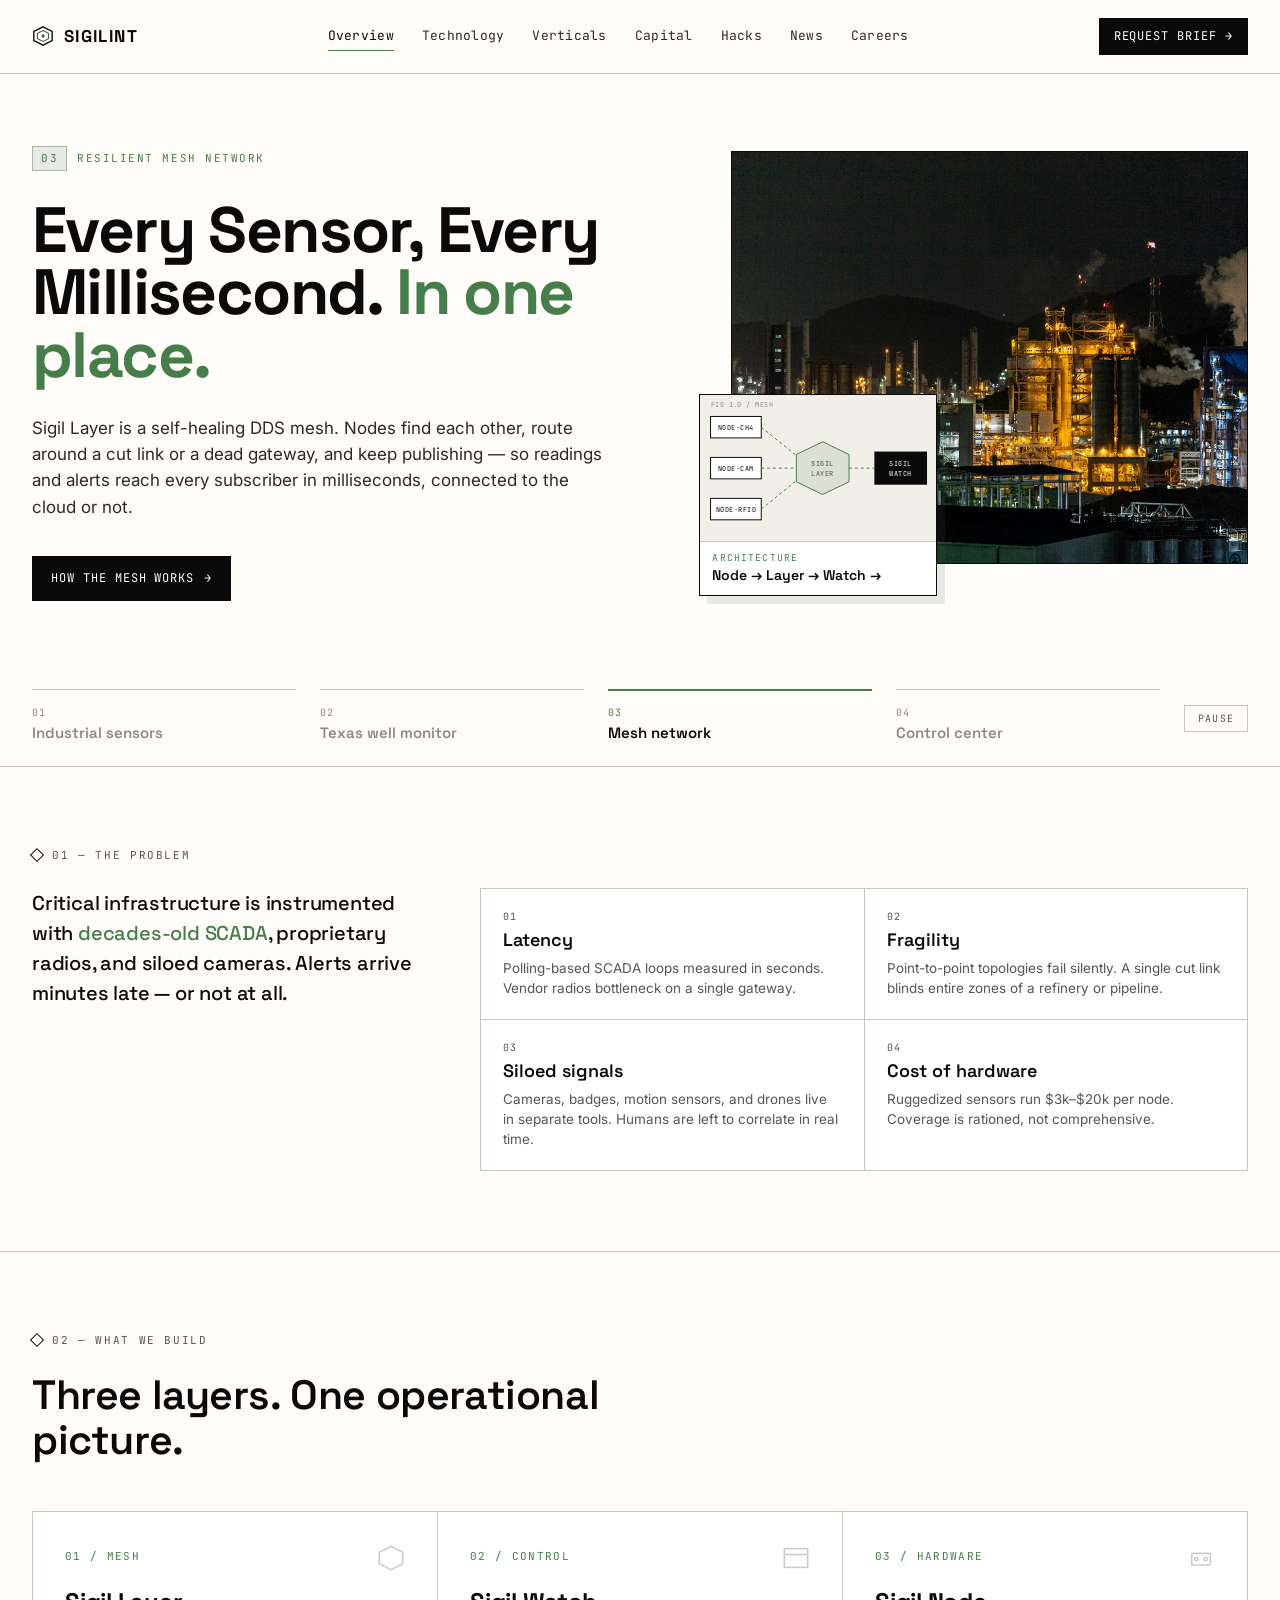
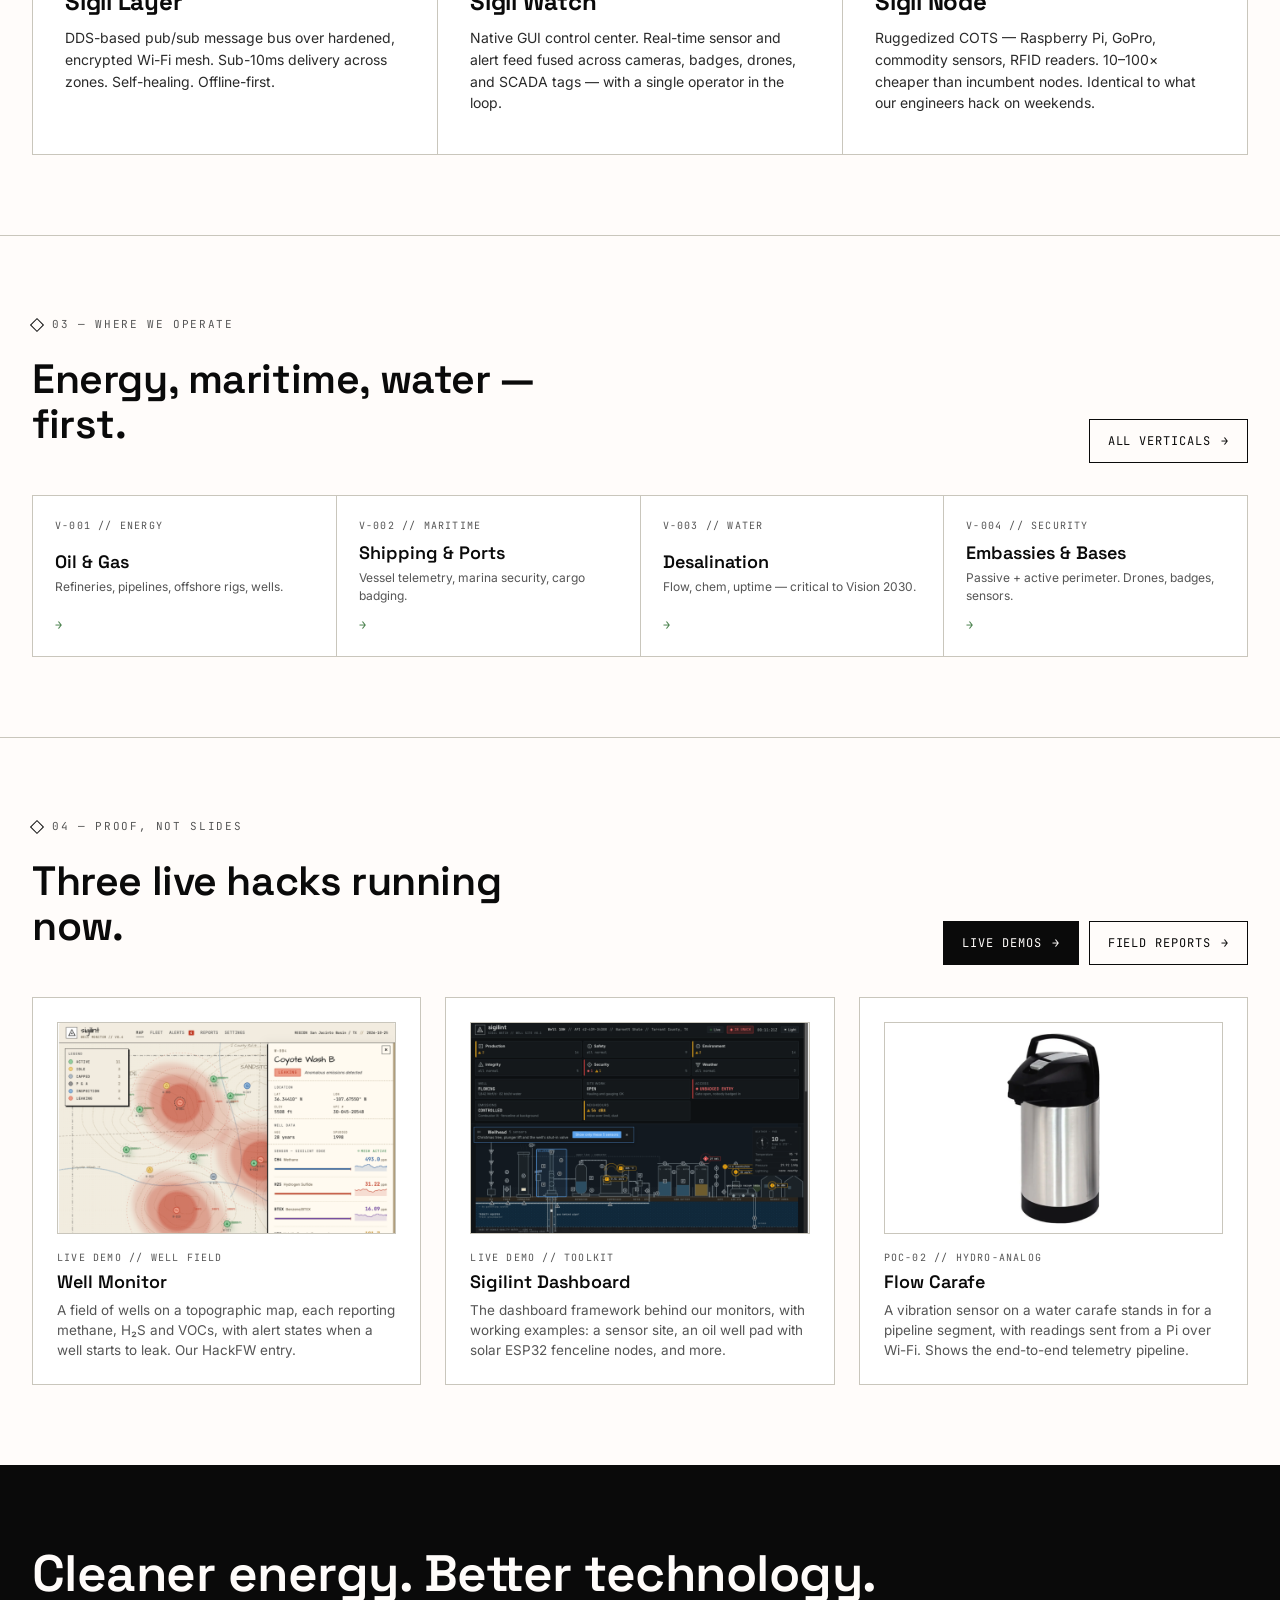
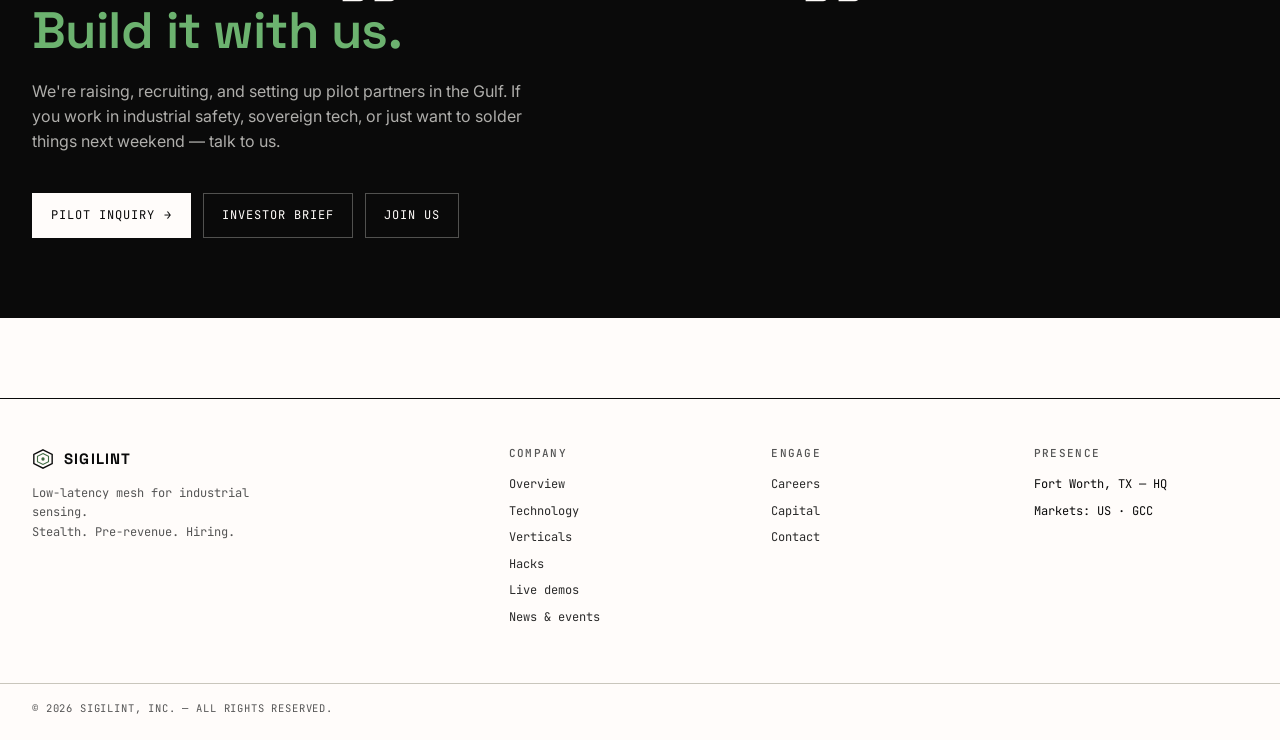
<file: index.html>
<!DOCTYPE html>
<html>
<head>
  <title>SIGILINT — Industrial Operations Safety & Security</title>
  <meta charset="UTF-8">
  <meta name="viewport" content="width=device-width, initial-scale=1">
  <link rel="stylesheet" href="styles.css">
  <link rel="stylesheet" href="home.css">
  
</head>
<body>

  <main>
    <!-- ============ HERO CAROUSEL ============
         Copy: sigilint-content/Home/home.md. Images: images/ (PNG, cropped to the 5:4 photo and 16:10 thumbnail frames). -->
    <section class="hero-carousel" id="hero" aria-roledescription="carousel" aria-label="What Sigilint builds">
      <div class="hc-slides">

        <article class="hc-slide is-active" id="hc-slide-1" role="tabpanel" aria-roledescription="slide" aria-labelledby="hc-tab-1">
          <div class="container hc-grid">
            <div class="hc-copy">
              <div class="hc-eyebrow"><span class="num">01</span>Industrial sensors &amp; monitoring</div>
              <h1 class="h-display">Built for the world's <em>toughest environments</em></h1>
              <p class="sub">Sigilint is building a resilient mesh for moving alerts &amp; data from sensors, cameras, drones, and human sources — into the control room, for real-time decision making and industrial operational intelligence.</p>
              <div class="actions">
                <a href="technology.html" class="btn">See the stack <span class="arrow">→</span></a>
                <a href="hacks.html#demos" class="btn ghost">Live demos</a>
              </div>
            </div>
            <figure class="hc-media">
              <div class="hc-photo"><img src="images/man-at-wellhead.png" alt="Field worker adjusting a wellhead valve beside a pumpjack" width="1000" height="800" fetchpriority="high"></div>
              <a class="hc-thumb" href="https://wellsite.sigilint.com/">
                <div class="hc-thumb-img"><img src="images/sigilint-well-site.png" alt="" width="640" height="400" decoding="async"></div>
                <div class="hc-thumb-cap"><span>Live demo</span>Well Site Monitor →</div>
              </a>
            </figure>
          </div>
        </article>

        <article class="hc-slide" id="hc-slide-2" role="tabpanel" aria-roledescription="slide" aria-labelledby="hc-tab-2">
          <div class="container hc-grid">
            <div class="hc-copy">
              <div class="hc-eyebrow"><span class="num">02</span>Safety &amp; sustainability</div>
              <h2 class="h-display">Texas Oil &amp; Gas <em>Well Monitor</em></h2>
              <p class="sub">Sigilint is using commodity hardware to build an affordable solution for monitoring oil &amp; gas wells in Texas. We use sensors for detecting hydrogen sulfide, methane, and other VOC gases — combined with crowd-sourced data collection and public information online.</p>
              <div class="actions">
                <a href="https://wellmonitor.sigilint.com/" class="btn">Well monitor demo <span class="arrow">→</span></a>
                <a href="hacks.html#poc-methane" class="btn ghost">Field report</a>
              </div>
            </div>
            <figure class="hc-media">
              <div class="hc-photo"><img src="images/oil-well-pumpjack-sunset.png" alt="Pumpjack silhouetted against a Texas sunset" width="1000" height="800" decoding="async"></div>
              <a class="hc-thumb" href="https://wells.sigilint.com/">
                <div class="hc-thumb-img"><img src="images/tarrant-county-map.png" alt="" width="640" height="400" decoding="async"></div>
                <div class="hc-thumb-cap"><span>Public RRC data</span>Tarrant Well Explorer →</div>
              </a>
            </figure>
          </div>
        </article>

        <article class="hc-slide" id="hc-slide-3" role="tabpanel" aria-roledescription="slide" aria-labelledby="hc-tab-3">
          <div class="container hc-grid">
            <div class="hc-copy">
              <div class="hc-eyebrow"><span class="num">03</span>Resilient mesh network</div>
              <h2 class="h-display">Every Sensor, Every Millisecond. <em>In one place.</em></h2>
              <p class="sub">Sigil Layer is a self-healing DDS mesh. Nodes find each other, route around a cut link or a dead gateway, and keep publishing — so readings and alerts reach every subscriber in milliseconds, connected to the cloud or not.</p>
              <div class="actions">
                <a href="technology.html" class="btn">How the mesh works <span class="arrow">→</span></a>
              </div>
            </div>
            <figure class="hc-media">
              <div class="hc-photo"><img src="images/oil-refinery-night.png" alt="Oil refinery lit up at night" title="Photo by PilMo Kang on Unsplash" width="1000" height="800" decoding="async"></div>
              <a class="hc-thumb" href="technology.html">
                <div class="hc-thumb-img hc-diagram">
                  <svg viewBox="0 0 240 150" xmlns="http://www.w3.org/2000/svg" role="img" aria-label="Sigil Nodes publish over Sigil Layer to Sigil Watch">
                    <g font-family="JetBrains Mono" font-size="7" letter-spacing="0.5">
                      <g fill="#fff" stroke="#0a0a0a">
                        <rect x="10" y="22" width="52" height="22"/><rect x="10" y="64" width="52" height="22"/><rect x="10" y="106" width="52" height="22"/>
                      </g>
                      <g fill="#0a0a0a" text-anchor="middle">
                        <text x="36" y="36">NODE·CH4</text><text x="36" y="78">NODE·CAM</text><text x="36" y="120">NODE·RFID</text>
                      </g>
                      <g stroke="var(--green)" stroke-dasharray="3 3" fill="none">
                        <line x1="62" y1="33" x2="98" y2="62"/><line x1="62" y1="75" x2="98" y2="75"/><line x1="62" y1="117" x2="98" y2="88"/>
                        <line x1="152" y1="75" x2="178" y2="75"/>
                      </g>
                      <polygon points="125,48 152,61 152,89 125,102 98,89 98,61" fill="var(--green-soft)" stroke="var(--green)"/>
                      <text x="125" y="73" text-anchor="middle" fill="var(--green)" font-weight="600">SIGIL</text>
                      <text x="125" y="83" text-anchor="middle" fill="#555">LAYER</text>
                      <rect x="178" y="58" width="54" height="34" fill="#0a0a0a"/>
                      <text x="205" y="73" text-anchor="middle" fill="#fffcfa">SIGIL</text>
                      <text x="205" y="83" text-anchor="middle" fill="#fffcfa">WATCH</text>
                      <text x="10" y="12" fill="#8a8a85">FIG 1.0 / MESH</text>
                    </g>
                  </svg>
                </div>
                <div class="hc-thumb-cap"><span>Architecture</span>Node → Layer → Watch →</div>
              </a>
            </figure>
          </div>
        </article>

        <article class="hc-slide" id="hc-slide-4" role="tabpanel" aria-roledescription="slide" aria-labelledby="hc-tab-4">
          <div class="container hc-grid">
            <div class="hc-copy">
              <div class="hc-eyebrow"><span class="num">04</span>AI-driven industrial intelligence</div>
              <h2 class="h-display">Real-time industrial <em>operations control</em></h2>
              <p class="sub">Sigil Watch is the command center for your operations: live sensor data, camera feeds, and alerts from every site on one screen. AI flags what's abnormal, correlates it across sources, and recommends the next action — with an operator in the loop on every call.</p>
              <div class="actions">
                <a href="https://platform.sigilint.com/" class="btn">Platform monitor demo <span class="arrow">→</span></a>
                <a href="technology.html" class="btn ghost">Sigil Watch</a>
              </div>
            </div>
            <figure class="hc-media">
              <div class="hc-photo"><img src="images/offshore-oil-rig.png" alt="Offshore oil platform at sunset" width="1000" height="800" decoding="async"></div>
              <a class="hc-thumb" href="https://platform.sigilint.com/">
                <div class="hc-thumb-img"><img src="images/sigilint-offshore-rig.png" alt="" width="640" height="400" decoding="async"></div>
                <div class="hc-thumb-cap"><span>Live demo</span>Offshore Platform Monitor →</div>
              </a>
            </figure>
          </div>
        </article>

      </div>

      <div class="container hc-controls">
        <div class="hc-tabs" role="tablist" aria-label="Choose a focus area">
          <button class="hc-tab" id="hc-tab-1" role="tab" aria-selected="true" aria-controls="hc-slide-1"><span class="num">01</span>Industrial sensors<span class="bar"></span></button>
          <button class="hc-tab" id="hc-tab-2" role="tab" aria-selected="false" aria-controls="hc-slide-2" tabindex="-1"><span class="num">02</span>Texas well monitor<span class="bar"></span></button>
          <button class="hc-tab" id="hc-tab-3" role="tab" aria-selected="false" aria-controls="hc-slide-3" tabindex="-1"><span class="num">03</span>Mesh network<span class="bar"></span></button>
          <button class="hc-tab" id="hc-tab-4" role="tab" aria-selected="false" aria-controls="hc-slide-4" tabindex="-1"><span class="num">04</span>Control center<span class="bar"></span></button>
        </div>
        <button class="hc-toggle" type="button" aria-label="Pause slideshow">Pause</button>
      </div>
    </section>

    <!-- ============ PROBLEM ============ -->
    <section class="problem">
      <div class="container">
        <div class="section-label">01 — The Problem</div>
        <div class="problem-grid">
          <div class="col-body">
            Critical infrastructure is instrumented with <em>decades-old SCADA</em>, proprietary radios, and siloed cameras. Alerts arrive minutes late — or not at all.
          </div>
          <div class="col-list">
            <div class="item">
              <div class="num">01</div>
              <h3>Latency</h3>
              <p>Polling-based SCADA loops measured in seconds. Vendor radios bottleneck on a single gateway.</p>
            </div>
            <div class="item">
              <div class="num">02</div>
              <h3>Fragility</h3>
              <p>Point-to-point topologies fail silently. A single cut link blinds entire zones of a refinery or pipeline.</p>
            </div>
            <div class="item">
              <div class="num">03</div>
              <h3>Siloed signals</h3>
              <p>Cameras, badges, motion sensors, and drones live in separate tools. Humans are left to correlate in real time.</p>
            </div>
            <div class="item">
              <div class="num">04</div>
              <h3>Cost of hardware</h3>
              <p>Ruggedized sensors run $3k–$20k per node. Coverage is rationed, not comprehensive.</p>
            </div>
          </div>
        </div>
      </div>
    </section>

    <!-- ============ THREE PILLARS ============ -->
    <section class="section">
      <div class="container">
        <div class="section-label">02 — What we build</div>
        <h2 style="max-width: 22ch; margin-bottom: 48px;">Three layers. One operational picture.</h2>
        <div class="pillars-grid">
          <div class="pillar">
            <svg class="sigil" viewBox="0 0 24 24" fill="none" stroke="currentColor" stroke-width="1.4"><polygon points="12,2 22,7 22,17 12,22 2,17 2,7"></polygon></svg>
            <div class="num">01 / MESH</div>
            <h3>Sigil Layer</h3>
            <p>DDS-based pub/sub message bus over hardened, encrypted Wi-Fi mesh. Sub-10ms delivery across zones. Self-healing. Offline-first.</p>
          </div>
          <div class="pillar">
            <svg class="sigil" viewBox="0 0 24 24" fill="none" stroke="currentColor" stroke-width="1.4"><rect x="2" y="4" width="20" height="16"></rect><line x1="2" y1="9" x2="22" y2="9"></line></svg>
            <div class="num">02 / CONTROL</div>
            <h3>Sigil Watch</h3>
            <p>Native GUI control center. Real-time sensor and alert feed fused across cameras, badges, drones, and SCADA tags — with a single operator in the loop.</p>
          </div>
          <div class="pillar">
            <svg class="sigil" viewBox="0 0 24 24" fill="none" stroke="currentColor" stroke-width="1.4"><rect x="4" y="8" width="16" height="10" rx="1"></rect><circle cx="8" cy="13" r="1.4"></circle><circle cx="16" cy="13" r="1.4"></circle></svg>
            <div class="num">03 / HARDWARE</div>
            <h3>Sigil Node</h3>
            <p>Ruggedized COTS — Raspberry Pi, GoPro, commodity sensors, RFID readers. 10–100× cheaper than incumbent nodes. Identical to what our engineers hack on weekends.</p>
          </div>
        </div>
      </div>
    </section>

    <!-- ============ VERTICALS ============ -->
    <section class="section">
      <div class="container">
        <div class="section-label">03 — Where we operate</div>
        <div style="display:flex;justify-content:space-between;align-items:end;margin-bottom:32px;flex-wrap:wrap;gap:16px;">
          <h2 style="max-width: 20ch;">Energy, maritime, water — first.</h2>
          <a href="verticals.html" class="btn ghost">All verticals <span class="arrow">→</span></a>
        </div>
        <div class="verticals-preview">
          <a href="verticals.html#oilgas" class="vertical-mini">
            <div class="code">V-001 // ENERGY</div>
            <div>
              <h3>Oil &amp; Gas</h3>
              <p style="font-size:12px;color:var(--ink-3);margin-top:6px;">Refineries, pipelines, offshore rigs, wells.</p>
            </div>
            <div class="arrow">→</div>
          </a>
          <a href="verticals.html#maritime" class="vertical-mini">
            <div class="code">V-002 // MARITIME</div>
            <div>
              <h3>Shipping &amp; Ports</h3>
              <p style="font-size:12px;color:var(--ink-3);margin-top:6px;">Vessel telemetry, marina security, cargo badging.</p>
            </div>
            <div class="arrow">→</div>
          </a>
          <a href="verticals.html#water" class="vertical-mini">
            <div class="code">V-003 // WATER</div>
            <div>
              <h3>Desalination</h3>
              <p style="font-size:12px;color:var(--ink-3);margin-top:6px;">Flow, chem, uptime — critical to Vision 2030.</p>
            </div>
            <div class="arrow">→</div>
          </a>
          <a href="verticals.html#security" class="vertical-mini">
            <div class="code">V-004 // SECURITY</div>
            <div>
              <h3>Embassies &amp; Bases</h3>
              <p style="font-size:12px;color:var(--ink-3);margin-top:6px;">Passive + active perimeter. Drones, badges, sensors.</p>
            </div>
            <div class="arrow">→</div>
          </a>
        </div>
      </div>
    </section>

    <!-- ============ POCs ============ -->
    <section class="section">
      <div class="container">
        <div class="section-label">04 — Proof, not slides</div>
        <div style="display:flex;justify-content:space-between;align-items:end;margin-bottom:32px;flex-wrap:wrap;gap:16px;">
          <h2 style="max-width: 20ch;">Three live hacks running now.</h2>
          <div style="display:flex;gap:10px;flex-wrap:wrap;">
            <a href="hacks.html#demos" class="btn">Live demos <span class="arrow">→</span></a>
            <a href="hacks.html" class="btn ghost">Field reports <span class="arrow">→</span></a>
          </div>
        </div>
        <div class="poc-strip">
          <a class="poc-mini" href="https://wellmonitor.sigilint.com/">
            <img class="shot" src="images/well-monitor.png" width="800" height="500" alt="Sigilint Well Monitor: wells on a topographic map with methane plumes and a sensor panel" />
            <div class="code">LIVE DEMO // WELL FIELD</div>
            <h3>Well Monitor</h3>
            <p>A field of wells on a topographic map, each reporting methane, H₂S and VOCs, with alert states when a well starts to leak. Our HackFW entry.</p>
          </a>
          <a class="poc-mini" href="https://toolkit.sigilint.com/">
            <img class="shot" src="images/dashboard-well-site.png" width="800" height="500" alt="Sigilint dashboard: a gas well site with sensor groups, alerts and a cutaway of the wellbore" />
            <div class="code">LIVE DEMO // TOOLKIT</div>
            <h3>Sigilint Dashboard</h3>
            <p>The dashboard framework behind our monitors, with working examples: a sensor site, an oil well pad with solar ESP32 fenceline nodes, and more.</p>
          </a>
          <a class="poc-mini" href="hacks.html#poc-glug">
            <img class="shot" src="images/carafe.png" width="800" height="500" alt="Stainless steel pump-action carafe" />
            <div class="code">POC-02 // HYDRO-ANALOG</div>
            <h3>Flow Carafe</h3>
            <p>A vibration sensor on a water carafe stands in for a pipeline segment, with readings sent from a Pi over Wi-Fi. Shows the end-to-end telemetry pipeline.</p>
          </a>
        </div>
      </div>
    </section>

    <!-- ============ CTA BAND ============ -->
    <section class="cta-band">
      <div class="container">
        <h2 style="max-width: none;">Cleaner energy. Better technology.<br/><em>Build it with us.</em></h2>
        <p>We're raising, recruiting, and setting up pilot partners in the Gulf. If you work in industrial safety, sovereign tech, or just want to solder things next weekend — talk to us.</p>
        <div class="actions">
          <a href="contact.html?type=pilot" class="btn">Pilot inquiry <span class="arrow">→</span></a>
          <a href="capital.html" class="btn ghost">Investor brief</a>
          <a href="careers.html" class="btn ghost">Join us</a>
        </div>
      </div>
    </section>
  </main>

  <script>
    // ============ Hero carousel ============
    (function () {
      const root = document.getElementById('hero');
      const viewport = root.querySelector('.hc-slides');
      const slides = [...root.querySelectorAll('.hc-slide')];
      const tabs = [...root.querySelectorAll('.hc-tab')];
      const toggle = root.querySelector('.hc-toggle');
      let current = 0;

      function show(i, focusTab) {
        current = (i + slides.length) % slides.length;
        slides.forEach((s, n) => {
          s.classList.toggle('is-active', n === current);
          s.inert = n !== current;
        });
        tabs.forEach((t, n) => {
          t.setAttribute('aria-selected', n === current);
          t.tabIndex = n === current ? 0 : -1;
        });
        if (focusTab) tabs[current].focus();
      }

      function setPlaying(on) {
        root.classList.toggle('is-playing', on);
        toggle.textContent = on ? 'Pause' : 'Play';
        toggle.setAttribute('aria-label', on ? 'Pause slideshow' : 'Play slideshow');
        viewport.setAttribute('aria-live', on ? 'off' : 'polite');
      }

      // The active tab's progress bar is the timer: when its CSS animation ends, advance.
      tabs.forEach((t, n) => {
        t.addEventListener('click', () => show(n));
        t.querySelector('.bar').addEventListener('animationend', () => show(current + 1));
      });

      root.querySelector('.hc-tabs').addEventListener('keydown', (e) => {
        const next = { ArrowRight: current + 1, ArrowLeft: current - 1, Home: 0, End: slides.length - 1 }[e.key];
        if (next === undefined) return;
        e.preventDefault();
        show(next, true);
      });

      toggle.addEventListener('click', () => setPlaying(!root.classList.contains('is-playing')));

      // Hold the timer while the visitor is pointing at or tabbed into the hero.
      root.addEventListener('mouseenter', () => root.classList.add('is-held'));
      root.addEventListener('mouseleave', () => root.classList.remove('is-held'));
      root.addEventListener('focusin', () => root.classList.add('is-held'));
      root.addEventListener('focusout', (e) => {
        if (!root.contains(e.relatedTarget)) root.classList.remove('is-held');
      });

      let touchX = null, touchY = null;
      viewport.addEventListener('touchstart', (e) => {
        touchX = e.touches[0].clientX;
        touchY = e.touches[0].clientY;
      }, { passive: true });
      viewport.addEventListener('touchend', (e) => {
        if (touchX === null) return;
        const dx = e.changedTouches[0].clientX - touchX;
        const dy = e.changedTouches[0].clientY - touchY;
        if (Math.abs(dx) > 50 && Math.abs(dx) > Math.abs(dy)) show(current + (dx < 0 ? 1 : -1));
        touchX = null;
      });

      show(0);
      setPlaying(!matchMedia('(prefers-reduced-motion: reduce)').matches);
    })();
  </script>


  <script src="shared.js"></script>
</body></html>
</file>
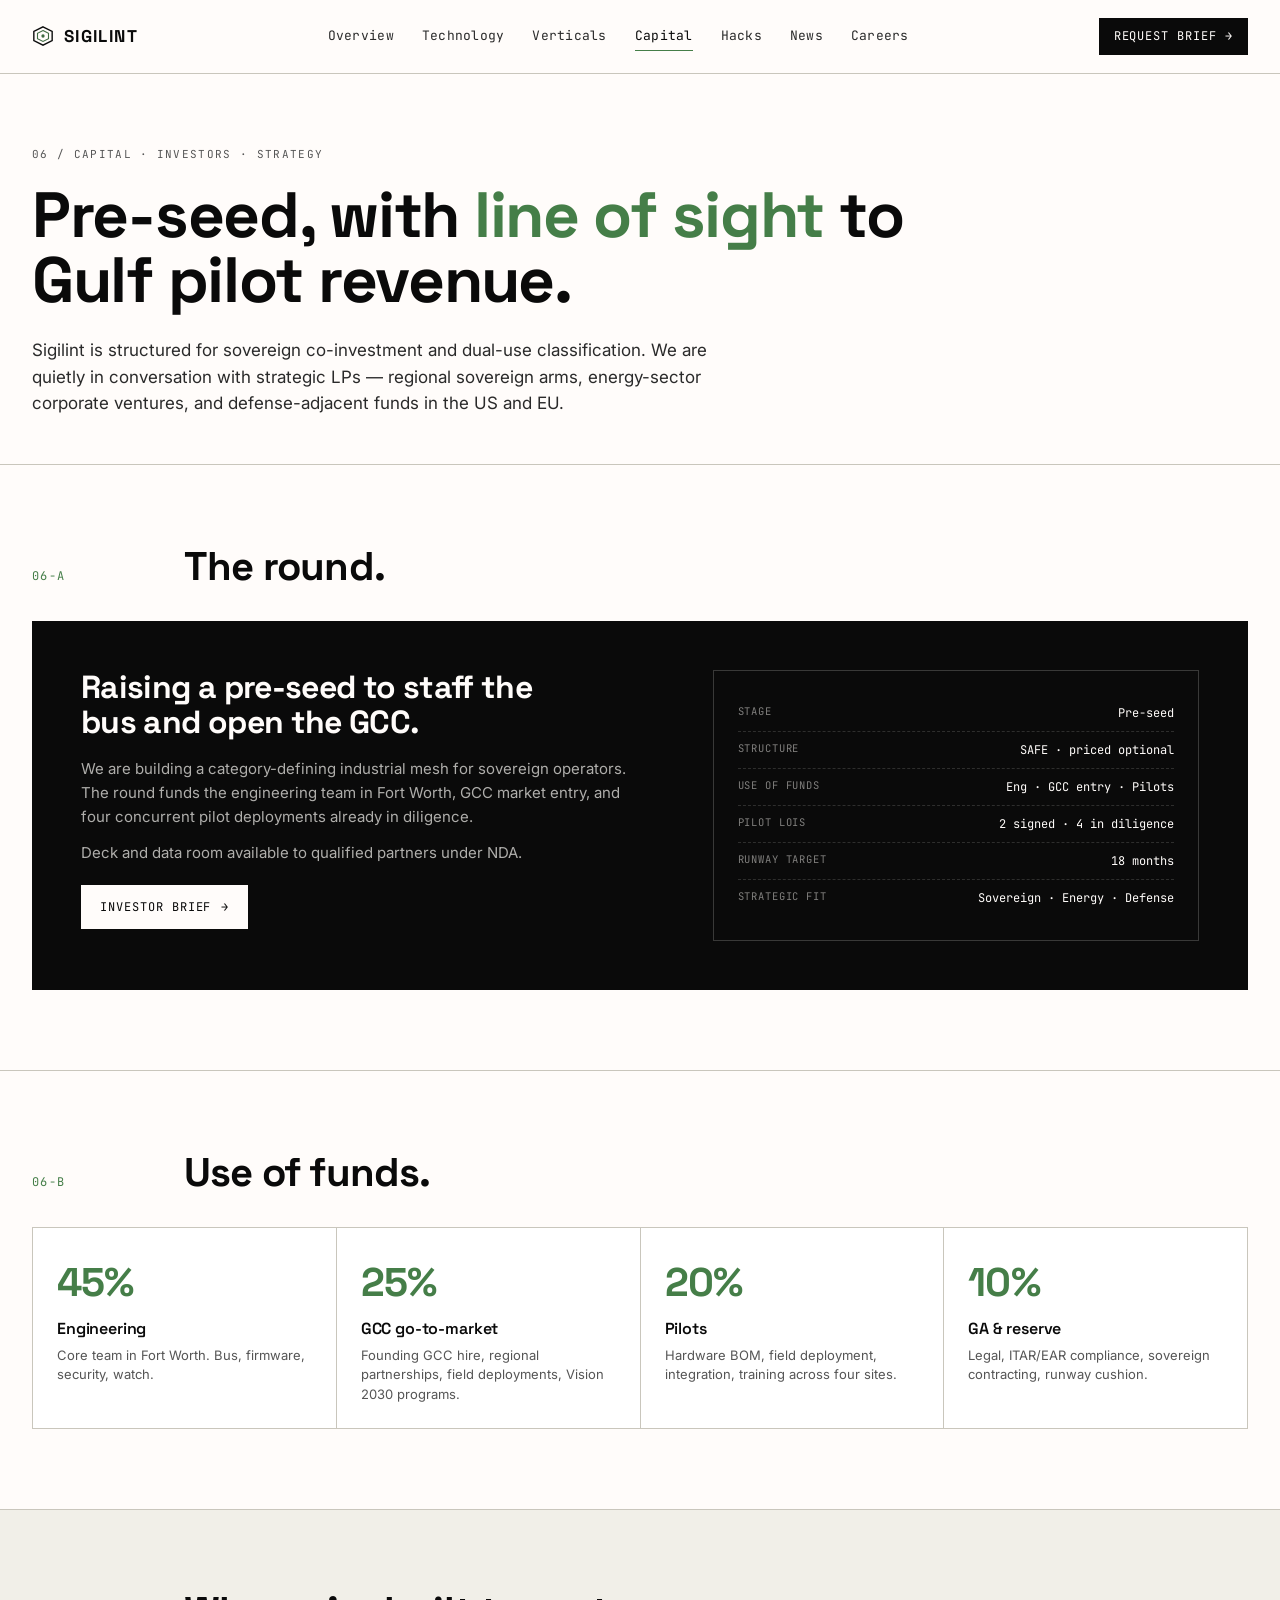
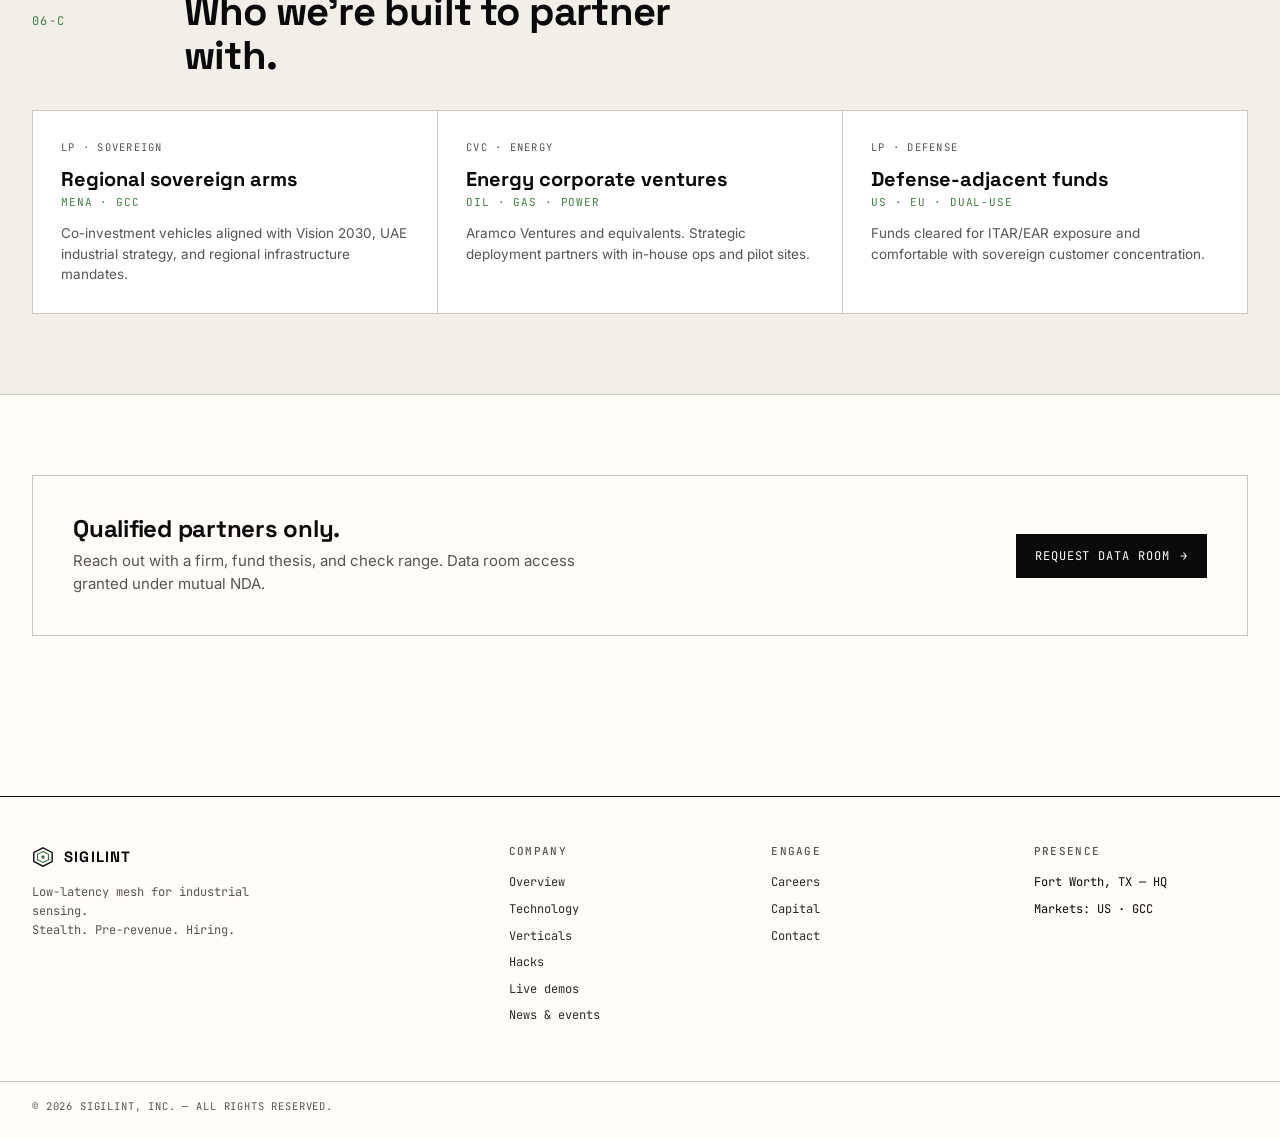
<file: capital.html>
<!DOCTYPE html>
<html lang="en">
<head>
  <meta charset="UTF-8" />
  <meta name="viewport" content="width=device-width, initial-scale=1" />
  <title>SIGILINT — Capital</title>
  <link rel="stylesheet" href="styles.css" />
  <style>
    .page-hero { padding: 72px 0 48px; }
    .page-hero .crumbs { font-family: var(--mono); font-size: 11px; letter-spacing: 0.12em; text-transform: uppercase; color: var(--ink-3); margin-bottom: 20px; }
    .page-hero h1 { font-size: clamp(36px, 5vw, 64px); font-weight: 700; letter-spacing: -0.02em; line-height: 1.02; max-width: 22ch; }
    .page-hero h1 em { font-style: normal; color: var(--green); }
    .page-hero .lede { max-width: 62ch; margin-top: 24px; font-size: 17px; line-height: 1.55; }

    .section-head { display: grid; grid-template-columns: 120px 1fr; gap: 32px; margin-bottom: 32px; align-items: baseline; }
    .section-head .num { font-family: var(--mono); font-size: 12px; color: var(--green); letter-spacing: 0.12em; }
    .section-head h2 { font-family: var(--display); font-weight: 700; font-size: clamp(28px, 3.4vw, 40px); letter-spacing: -0.02em; margin: 0; max-width: 22ch; }

    /* ----- Investor card ----- */
    .investor-card {
      border: 1px solid var(--ink);
      background: var(--ink);
      color: var(--bg);
      padding: 48px;
      display: grid;
      grid-template-columns: 1.2fr 1fr;
      gap: 48px;
      align-items: start;
    }
    .investor-card h3 { color: var(--bg); font-family: var(--display); font-size: 32px; font-weight: 700; letter-spacing: -0.02em; max-width: 22ch; margin-bottom: 16px; }
    .investor-card p { color: rgba(245,244,239,0.7); font-size: 15px; line-height: 1.6; }
    .investor-card .panel {
      border: 1px solid rgba(245,244,239,0.2);
      padding: 24px;
      font-family: var(--mono);
      font-size: 12px;
      line-height: 2;
    }
    .investor-card .panel .row { display: flex; justify-content: space-between; border-bottom: 1px dashed rgba(245,244,239,0.15); padding: 6px 0; }
    .investor-card .panel .row:last-child { border: none; }
    .investor-card .panel .row .k { color: rgba(245,244,239,0.5); letter-spacing: 0.08em; text-transform: uppercase; font-size: 10.5px; }
    .investor-card .panel .row .v { color: var(--bg); }
    .investor-card .btn { background: var(--bg); color: var(--ink); border-color: var(--bg); margin-top: 20px; }
    .investor-card .btn:hover { background: transparent; color: var(--bg); border-color: var(--bg); }
    @media (max-width: 900px) { .investor-card { grid-template-columns: 1fr; padding: 32px; gap: 24px; } }

    /* ----- Use of funds ----- */
    .funds {
      display: grid;
      grid-template-columns: repeat(4, 1fr);
      gap: 1px;
      background: var(--rule);
      border: 1px solid var(--rule);
    }
    .fund { background: var(--paper); padding: 24px; }
    .fund .pct { font-family: var(--display); font-weight: 700; font-size: 40px; color: var(--green); letter-spacing: -0.02em; }
    .fund h4 { font-family: var(--display); font-weight: 600; font-size: 16px; margin: 6px 0 8px; }
    .fund p { font-size: 13px; color: var(--ink-3); line-height: 1.5; }
    @media (max-width: 900px) { .funds { grid-template-columns: 1fr 1fr; } }

    /* ----- Partner grid ----- */
    .partners {
      display: grid;
      grid-template-columns: repeat(3, 1fr);
      gap: 1px;
      background: var(--rule);
      border: 1px solid var(--rule);
    }
    .partner { background: var(--paper); padding: 28px; }
    .partner .code { font-family: var(--mono); font-size: 10.5px; color: var(--ink-3); letter-spacing: 0.12em; margin-bottom: 12px; }
    .partner h3 { font-family: var(--display); font-weight: 700; font-size: 20px; margin-bottom: 4px; }
    .partner .kind { font-family: var(--mono); font-size: 11px; color: var(--green); letter-spacing: 0.08em; margin-bottom: 12px; }
    .partner p { font-size: 13.5px; color: var(--ink-3); line-height: 1.55; }
    @media (max-width: 900px) { .partners { grid-template-columns: 1fr; } }
  </style>
</head>
<body>

  <main>
    <section class="page-hero">
      <div class="container">
        <div class="crumbs">06 / Capital · Investors · Strategy</div>
        <h1>Pre-seed, with <em>line of sight</em> to Gulf pilot revenue.</h1>
        <p class="lede">Sigilint is structured for sovereign co-investment and dual-use classification. We are quietly in conversation with strategic LPs — regional sovereign arms, energy-sector corporate ventures, and defense-adjacent funds in the US and EU.</p>
      </div>
    </section>

    <!-- INVESTOR CARD -->
    <section class="section" id="brief">
      <div class="container">
        <div class="section-head">
          <div class="num">06-A</div>
          <h2>The round.</h2>
        </div>
        <div class="investor-card">
          <div>
            <h3>Raising a pre-seed to staff the bus and open the GCC.</h3>
            <p>We are building a category-defining industrial mesh for sovereign operators. The round funds the engineering team in Fort Worth, GCC market entry, and four concurrent pilot deployments already in diligence.</p>
            <p style="margin-top: 12px;">Deck and data room available to qualified partners under NDA.</p>
            <a href="contact.html?type=investor" class="btn">Investor brief <span class="arrow">→</span></a>
          </div>
          <div class="panel">
            <div class="row"><span class="k">Stage</span><span class="v">Pre-seed</span></div>
            <div class="row"><span class="k">Structure</span><span class="v">SAFE · priced optional</span></div>
            <div class="row"><span class="k">Use of funds</span><span class="v">Eng · GCC entry · Pilots</span></div>
            <div class="row"><span class="k">Pilot LOIs</span><span class="v">2 signed · 4 in diligence</span></div>
            <div class="row"><span class="k">Runway target</span><span class="v">18 months</span></div>
            <div class="row"><span class="k">Strategic fit</span><span class="v">Sovereign · Energy · Defense</span></div>
          </div>
        </div>
      </div>
    </section>

    <!-- USE OF FUNDS -->
    <section class="section">
      <div class="container">
        <div class="section-head">
          <div class="num">06-B</div>
          <h2>Use of funds.</h2>
        </div>
        <div class="funds">
          <div class="fund">
            <div class="pct">45%</div>
            <h4>Engineering</h4>
            <p>Core team in Fort Worth. Bus, firmware, security, watch.</p>
          </div>
          <div class="fund">
            <div class="pct">25%</div>
            <h4>GCC go-to-market</h4>
            <p>Founding GCC hire, regional partnerships, field deployments, Vision 2030 programs.</p>
          </div>
          <div class="fund">
            <div class="pct">20%</div>
            <h4>Pilots</h4>
            <p>Hardware BOM, field deployment, integration, training across four sites.</p>
          </div>
          <div class="fund">
            <div class="pct">10%</div>
            <h4>GA &amp; reserve</h4>
            <p>Legal, ITAR/EAR compliance, sovereign contracting, runway cushion.</p>
          </div>
        </div>
      </div>
    </section>

    <!-- PARTNER TYPES -->
    <section class="section" style="background: var(--bg-2);">
      <div class="container">
        <div class="section-head">
          <div class="num">06-C</div>
          <h2>Who we're built to partner with.</h2>
        </div>
        <div class="partners">
          <div class="partner">
            <div class="code">LP · SOVEREIGN</div>
            <h3>Regional sovereign arms</h3>
            <div class="kind">MENA · GCC</div>
            <p>Co-investment vehicles aligned with Vision 2030, UAE industrial strategy, and regional infrastructure mandates.</p>
          </div>
          <div class="partner">
            <div class="code">CVC · ENERGY</div>
            <h3>Energy corporate ventures</h3>
            <div class="kind">OIL · GAS · POWER</div>
            <p>Aramco Ventures and equivalents. Strategic deployment partners with in-house ops and pilot sites.</p>
          </div>
          <div class="partner">
            <div class="code">LP · DEFENSE</div>
            <h3>Defense-adjacent funds</h3>
            <div class="kind">US · EU · DUAL-USE</div>
            <p>Funds cleared for ITAR/EAR exposure and comfortable with sovereign customer concentration.</p>
          </div>
        </div>
      </div>
    </section>

    <!-- CTA STRIP -->
    <section class="section">
      <div class="container">
        <div style="border: 1px solid var(--rule); padding: 40px; display: flex; justify-content: space-between; align-items: center; gap: 24px; flex-wrap: wrap;">
          <div>
            <h3 style="font-family: var(--display); font-size: 24px; font-weight: 700; letter-spacing: -0.01em; margin-bottom: 6px;">Qualified partners only.</h3>
            <p style="color: var(--ink-3); max-width: 56ch;">Reach out with a firm, fund thesis, and check range. Data room access granted under mutual NDA.</p>
          </div>
          <a href="contact.html?type=investor" class="btn">Request data room <span class="arrow">→</span></a>
        </div>
      </div>
    </section>
  </main>

  <script src="shared.js"></script>
</body>
</html>
</file>
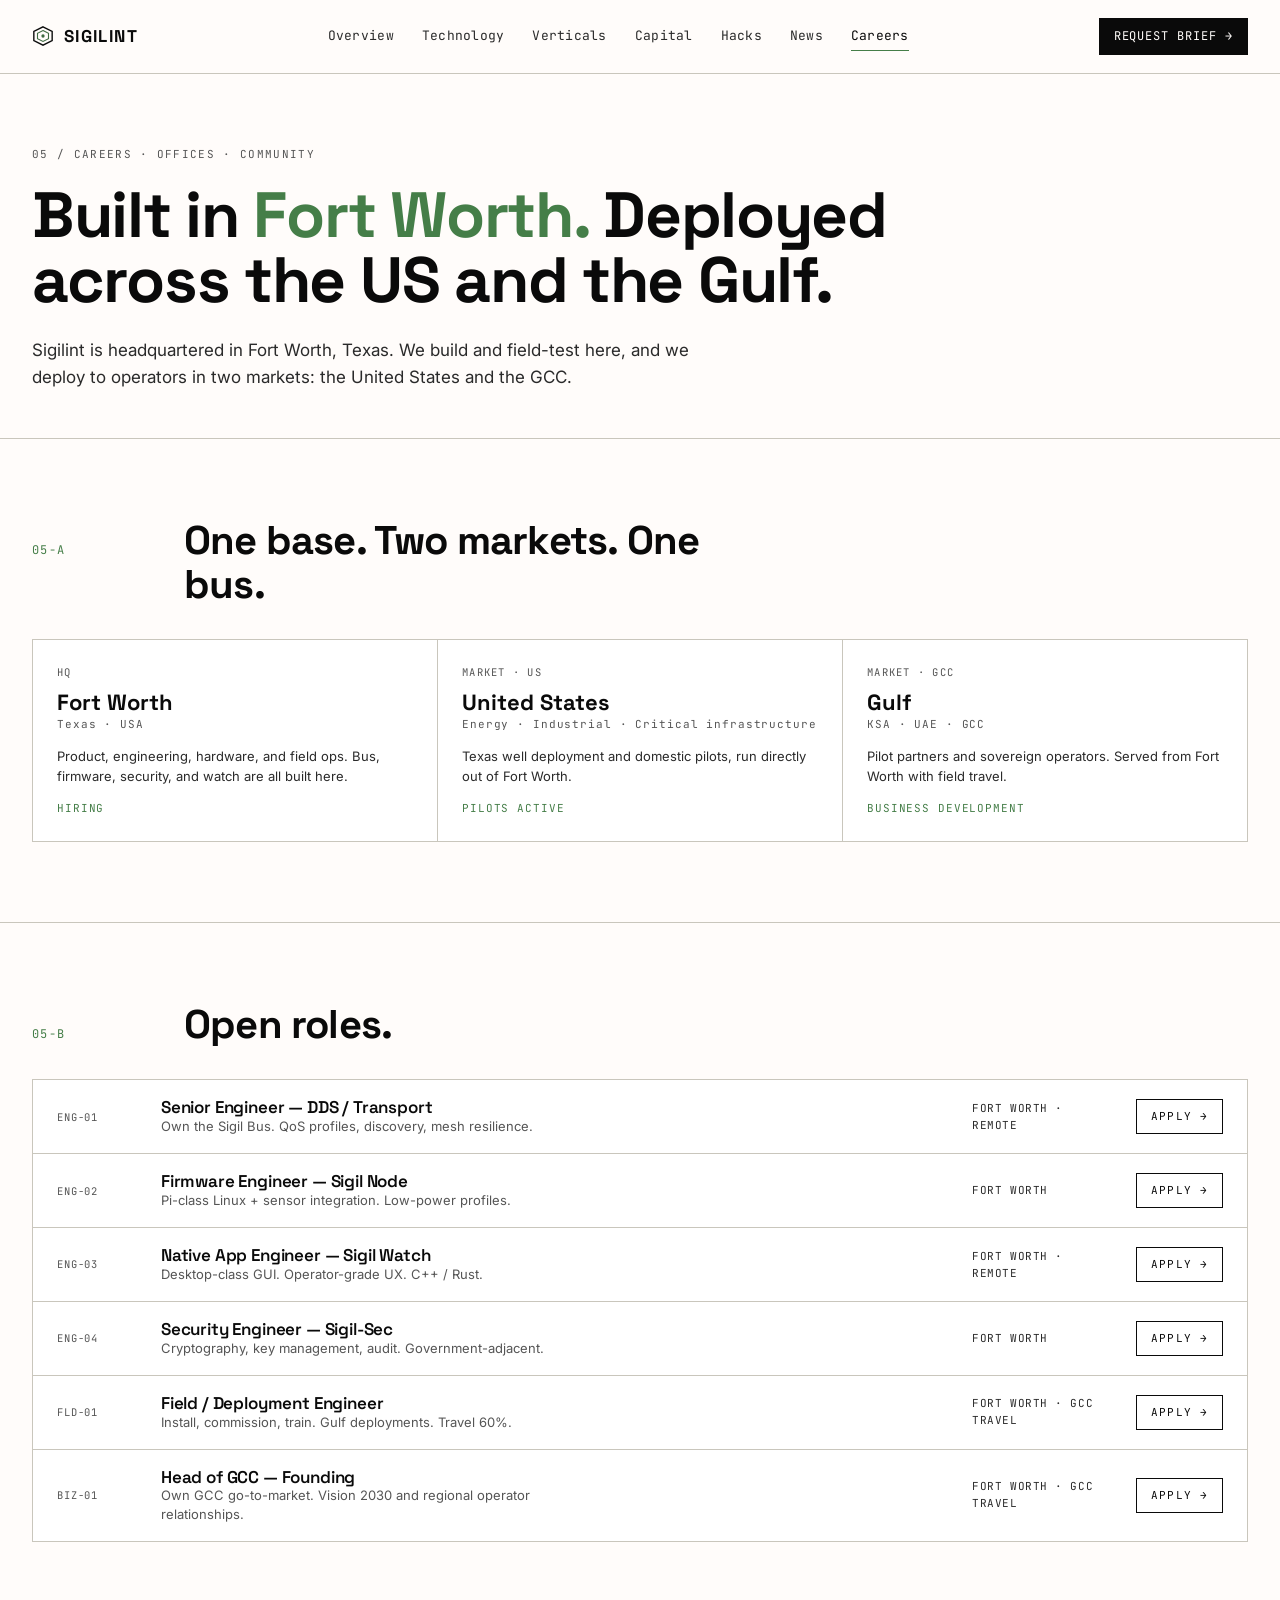
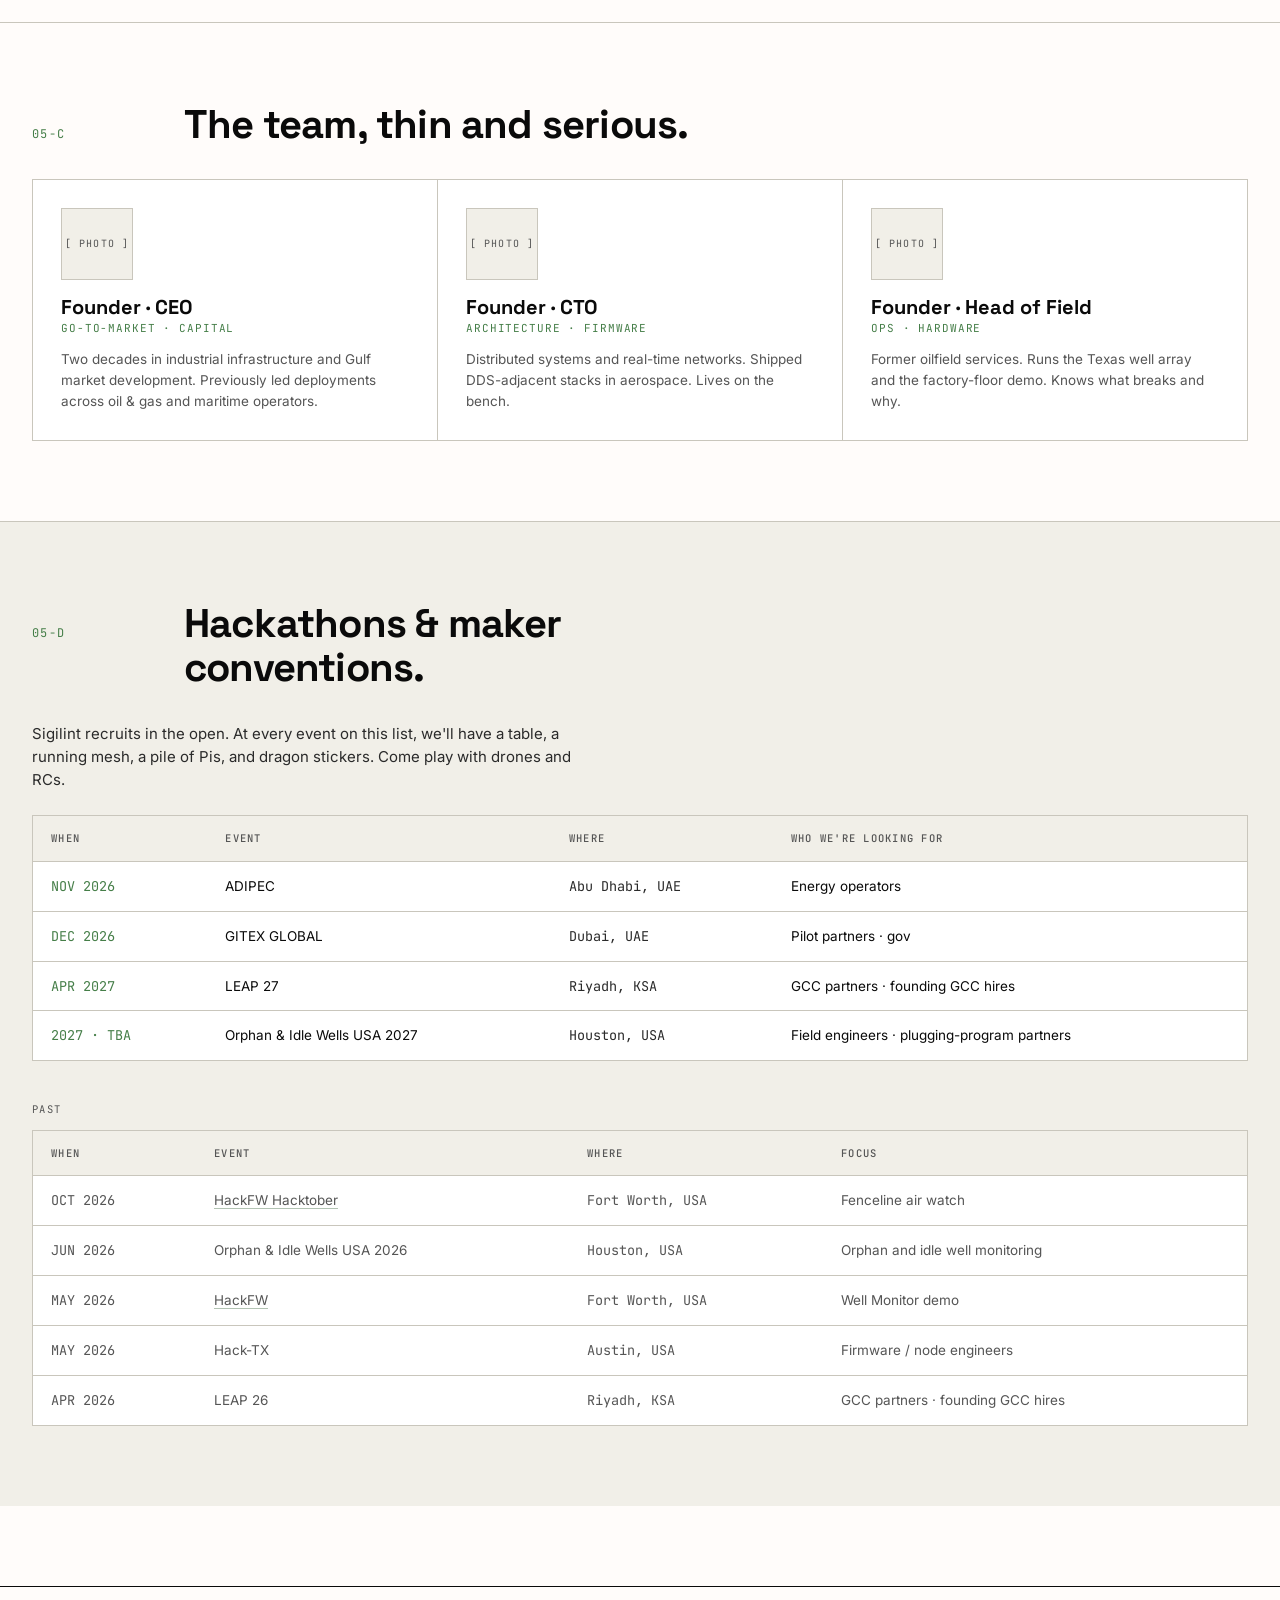
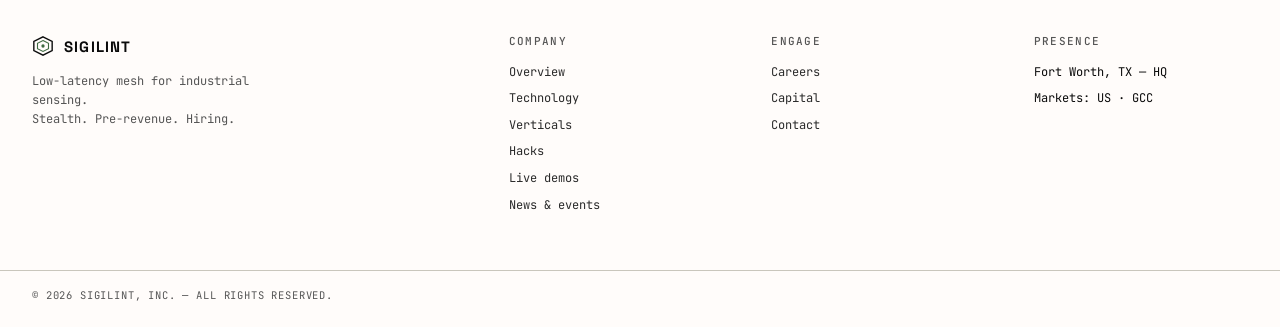
<file: careers.html>
<!DOCTYPE html>
<html lang="en">
<head>
  <meta charset="UTF-8" />
  <meta name="viewport" content="width=device-width, initial-scale=1" />
  <title>SIGILINT — Careers</title>
  <link rel="stylesheet" href="styles.css" />
  <style>
    .page-hero { padding: 72px 0 48px; }
    .page-hero .crumbs { font-family: var(--mono); font-size: 11px; letter-spacing: 0.12em; text-transform: uppercase; color: var(--ink-3); margin-bottom: 20px; }
    .page-hero h1 { font-size: clamp(36px, 5vw, 64px); font-weight: 700; letter-spacing: -0.02em; line-height: 1.02; max-width: 22ch; }
    .page-hero h1 em { font-style: normal; color: var(--green); }
    .page-hero .lede { max-width: 62ch; margin-top: 24px; font-size: 17px; line-height: 1.55; }

    .section-head {
      display: grid;
      grid-template-columns: 120px 1fr;
      gap: 32px;
      margin-bottom: 32px;
      align-items: baseline;
    }
    .section-head .num { font-family: var(--mono); font-size: 12px; color: var(--green); letter-spacing: 0.12em; }
    .section-head h2 { font-family: var(--display); font-weight: 700; font-size: clamp(28px, 3.4vw, 40px); letter-spacing: -0.02em; margin: 0; max-width: 22ch; }

    /* ----- Offices ----- */
    .offices {
      display: grid;
      grid-template-columns: repeat(3, 1fr);
      gap: 1px;
      background: var(--rule);
      border: 1px solid var(--rule);
    }
    .office { background: var(--paper); padding: 24px; }
    .office .code { font-family: var(--mono); font-size: 10.5px; color: var(--ink-3); letter-spacing: 0.12em; margin-bottom: 10px; }
    .office h3 { font-family: var(--display); font-weight: 700; font-size: 22px; margin-bottom: 2px; }
    .office .region { font-family: var(--mono); font-size: 11px; color: var(--ink-3); letter-spacing: 0.08em; margin-bottom: 14px; }
    .office p { font-size: 13px; line-height: 1.5; color: var(--ink-2); }
    .office .headcount { margin-top: 14px; font-family: var(--mono); font-size: 11px; color: var(--green); letter-spacing: 0.08em; }
    @media (max-width: 900px) { .offices { grid-template-columns: 1fr; } }

    /* ----- Roles ----- */
    .roles { border: 1px solid var(--rule); background: var(--paper); }
    .role {
      display: grid;
      grid-template-columns: 80px 1.2fr 1fr 140px auto;
      gap: 24px;
      padding: 18px 24px;
      align-items: center;
      border-bottom: 1px solid var(--rule);
    }
    .role:last-child { border-bottom: none; }
    .role:hover { background: var(--bg); }
    .role .code { font-family: var(--mono); font-size: 10.5px; color: var(--ink-3); letter-spacing: 0.08em; }
    .role h4 { font-family: var(--display); font-weight: 600; font-size: 17px; letter-spacing: -0.01em; }
    .role p { font-size: 13px; color: var(--ink-3); line-height: 1.4; }
    .role .loc { font-family: var(--mono); font-size: 11px; color: var(--ink-2); letter-spacing: 0.05em; }
    .role .apply {
      font-family: var(--mono); font-size: 11px;
      padding: 8px 14px;
      border: 1px solid var(--ink);
      color: var(--ink);
      letter-spacing: 0.1em;
      text-transform: uppercase;
      transition: all 0.15s;
    }
    .role .apply:hover { background: var(--ink); color: var(--bg); }
    @media (max-width: 900px) { .role { grid-template-columns: 1fr; gap: 8px; padding: 20px; } }

    /* ----- Team ----- */
    .founders {
      display: grid;
      grid-template-columns: repeat(3, 1fr);
      gap: 1px;
      background: var(--rule);
      border: 1px solid var(--rule);
    }
    .founder { background: var(--paper); padding: 28px; }
    .founder .avatar {
      width: 72px; height: 72px;
      border: 1px solid var(--rule);
      background: var(--bg-2);
      margin-bottom: 16px;
      display: flex; align-items: center; justify-content: center;
      font-family: var(--mono); color: var(--ink-3); font-size: 10px; letter-spacing: 0.12em;
    }
    .founder h3 { font-family: var(--display); font-weight: 700; font-size: 20px; margin-bottom: 2px; }
    .founder .role-tag { font-family: var(--mono); font-size: 11px; color: var(--green); letter-spacing: 0.08em; margin-bottom: 12px; }
    .founder p { font-size: 13.5px; color: var(--ink-3); line-height: 1.55; }
    @media (max-width: 900px) { .founders { grid-template-columns: 1fr; } }

    /* ----- Hackathons table ----- */
    .events { width: 100%; border: 1px solid var(--rule); background: var(--paper); border-collapse: collapse; }
    .events th, .events td { padding: 14px 18px; text-align: left; border-bottom: 1px solid var(--rule); font-size: 13.5px; }
    .events th { font-family: var(--mono); font-size: 10.5px; letter-spacing: 0.12em; text-transform: uppercase; color: var(--ink-3); font-weight: 500; background: var(--bg-2); }
    .events tr:last-child td { border-bottom: none; }
    .events td.when { font-family: var(--mono); color: var(--green); }
    .events td.where { font-family: var(--mono); color: var(--ink-2); }
    .events-label { margin: 40px 0 12px; font-family: var(--mono); font-size: 10.5px; letter-spacing: 0.12em; text-transform: uppercase; color: var(--ink-3); }
    .events.past td, .events.past td.when, .events.past td.where { color: var(--ink-3); }
    .events.past td a { border-bottom: 1px solid var(--green-line); }
  </style>
</head>
<body>

  <main>
    <section class="page-hero">
      <div class="container">
        <div class="crumbs">05 / Careers · Offices · Community</div>
        <h1>Built in <em>Fort Worth.</em> Deployed across the US and the Gulf.</h1>
        <p class="lede">Sigilint is headquartered in Fort Worth, Texas. We build and field-test here, and we deploy to operators in two markets: the United States and the GCC.</p>
      </div>
    </section>

    <!-- OFFICES -->
    <section class="section">
      <div class="container">
        <div class="section-head">
          <div class="num">05-A</div>
          <h2>One base. Two markets. One bus.</h2>
        </div>
        <div class="offices">
          <div class="office">
            <div class="code">HQ</div>
            <h3>Fort Worth</h3>
            <div class="region">Texas · USA</div>
            <p>Product, engineering, hardware, and field ops. Bus, firmware, security, and watch are all built here.</p>
            <div class="headcount">HIRING</div>
          </div>
          <div class="office">
            <div class="code">MARKET · US</div>
            <h3>United States</h3>
            <div class="region">Energy · Industrial · Critical infrastructure</div>
            <p>Texas well deployment and domestic pilots, run directly out of Fort Worth.</p>
            <div class="headcount">PILOTS ACTIVE</div>
          </div>
          <div class="office">
            <div class="code">MARKET · GCC</div>
            <h3>Gulf</h3>
            <div class="region">KSA · UAE · GCC</div>
            <p>Pilot partners and sovereign operators. Served from Fort Worth with field travel.</p>
            <div class="headcount">BUSINESS DEVELOPMENT</div>
          </div>
        </div>
      </div>
    </section>

    <!-- OPEN ROLES -->
    <section class="section" id="roles">
      <div class="container">
        <div class="section-head">
          <div class="num">05-B</div>
          <h2>Open roles.</h2>
        </div>
        <div class="roles">
          <div class="role">
            <div class="code">ENG-01</div>
            <div><h4>Senior Engineer — DDS / Transport</h4><p>Own the Sigil Bus. QoS profiles, discovery, mesh resilience.</p></div>
            <div></div>
            <div class="loc">FORT WORTH · REMOTE</div>
            <a href="contact.html?role=ENG-01" class="apply">Apply →</a>
          </div>
          <div class="role">
            <div class="code">ENG-02</div>
            <div><h4>Firmware Engineer — Sigil Node</h4><p>Pi-class Linux + sensor integration. Low-power profiles.</p></div>
            <div></div>
            <div class="loc">FORT WORTH</div>
            <a href="contact.html?role=ENG-02" class="apply">Apply →</a>
          </div>
          <div class="role">
            <div class="code">ENG-03</div>
            <div><h4>Native App Engineer — Sigil Watch</h4><p>Desktop-class GUI. Operator-grade UX. C++ / Rust.</p></div>
            <div></div>
            <div class="loc">FORT WORTH · REMOTE</div>
            <a href="contact.html?role=ENG-03" class="apply">Apply →</a>
          </div>
          <div class="role">
            <div class="code">ENG-04</div>
            <div><h4>Security Engineer — Sigil-Sec</h4><p>Cryptography, key management, audit. Government-adjacent.</p></div>
            <div></div>
            <div class="loc">FORT WORTH</div>
            <a href="contact.html?role=ENG-04" class="apply">Apply →</a>
          </div>
          <div class="role">
            <div class="code">FLD-01</div>
            <div><h4>Field / Deployment Engineer</h4><p>Install, commission, train. Gulf deployments. Travel 60%.</p></div>
            <div></div>
            <div class="loc">FORT WORTH · GCC TRAVEL</div>
            <a href="contact.html?role=FLD-01" class="apply">Apply →</a>
          </div>
          <div class="role">
            <div class="code">BIZ-01</div>
            <div><h4>Head of GCC — Founding</h4><p>Own GCC go-to-market. Vision 2030 and regional operator relationships.</p></div>
            <div></div>
            <div class="loc">FORT WORTH · GCC TRAVEL</div>
            <a href="contact.html?role=BIZ-01" class="apply">Apply →</a>
          </div>
        </div>
      </div>
    </section>

    <!-- TEAM / FOUNDERS -->
    <section class="section">
      <div class="container">
        <div class="section-head">
          <div class="num">05-C</div>
          <h2>The team, thin and serious.</h2>
        </div>
        <div class="founders">
          <div class="founder">
            <div class="avatar">[ PHOTO ]</div>
            <h3>Founder · CEO</h3>
            <div class="role-tag">GO-TO-MARKET · CAPITAL</div>
            <p>Two decades in industrial infrastructure and Gulf market development. Previously led deployments across oil &amp; gas and maritime operators.</p>
          </div>
          <div class="founder">
            <div class="avatar">[ PHOTO ]</div>
            <h3>Founder · CTO</h3>
            <div class="role-tag">ARCHITECTURE · FIRMWARE</div>
            <p>Distributed systems and real-time networks. Shipped DDS-adjacent stacks in aerospace. Lives on the bench.</p>
          </div>
          <div class="founder">
            <div class="avatar">[ PHOTO ]</div>
            <h3>Founder · Head of Field</h3>
            <div class="role-tag">OPS · HARDWARE</div>
            <p>Former oilfield services. Runs the Texas well array and the factory-floor demo. Knows what breaks and why.</p>
          </div>
        </div>
      </div>
    </section>

    <!-- HACKATHONS -->
    <section class="section" id="hackathons" style="background: var(--bg-2);">
      <div class="container">
        <div class="section-head">
          <div class="num">05-D</div>
          <h2>Hackathons &amp; maker conventions.</h2>
        </div>
        <p style="margin-bottom: 24px; max-width: 62ch;">Sigilint recruits in the open. At every event on this list, we'll have a table, a running mesh, a pile of Pis, and dragon stickers. Come play with drones and RCs.</p>
        <table class="events">
          <thead>
            <tr>
              <th>When</th>
              <th>Event</th>
              <th>Where</th>
              <th>Who we're looking for</th>
            </tr>
          </thead>
          <tbody>
            <tr><td class="when">NOV 2026</td><td>ADIPEC</td><td class="where">Abu Dhabi, UAE</td><td>Energy operators</td></tr>
            <tr><td class="when">DEC 2026</td><td>GITEX GLOBAL</td><td class="where">Dubai, UAE</td><td>Pilot partners · gov</td></tr>
            <tr><td class="when">APR 2027</td><td>LEAP 27</td><td class="where">Riyadh, KSA</td><td>GCC partners · founding GCC hires</td></tr>
            <tr><td class="when">2027 · TBA</td><td>Orphan &amp; Idle Wells USA 2027</td><td class="where">Houston, USA</td><td>Field engineers · plugging-program partners</td></tr>
          </tbody>
        </table>

        <div class="events-label">Past</div>
        <table class="events past">
          <thead>
            <tr>
              <th>When</th>
              <th>Event</th>
              <th>Where</th>
              <th>Focus</th>
            </tr>
          </thead>
          <tbody>
            <tr><td class="when">OCT 2026</td><td><a href="hacks.html#hacktober">HackFW Hacktober</a></td><td class="where">Fort Worth, USA</td><td>Fenceline air watch</td></tr>
            <tr><td class="when">JUN 2026</td><td>Orphan &amp; Idle Wells USA 2026</td><td class="where">Houston, USA</td><td>Orphan and idle well monitoring</td></tr>
            <tr><td class="when">MAY 2026</td><td><a href="hacks.html#hackathons">HackFW</a></td><td class="where">Fort Worth, USA</td><td>Well Monitor demo</td></tr>
            <tr><td class="when">MAY 2026</td><td>Hack-TX</td><td class="where">Austin, USA</td><td>Firmware / node engineers</td></tr>
            <tr><td class="when">APR 2026</td><td>LEAP 26</td><td class="where">Riyadh, KSA</td><td>GCC partners · founding GCC hires</td></tr>
          </tbody>
        </table>
      </div>
    </section>
  </main>

  <script src="shared.js"></script>
</body>
</html>
</file>
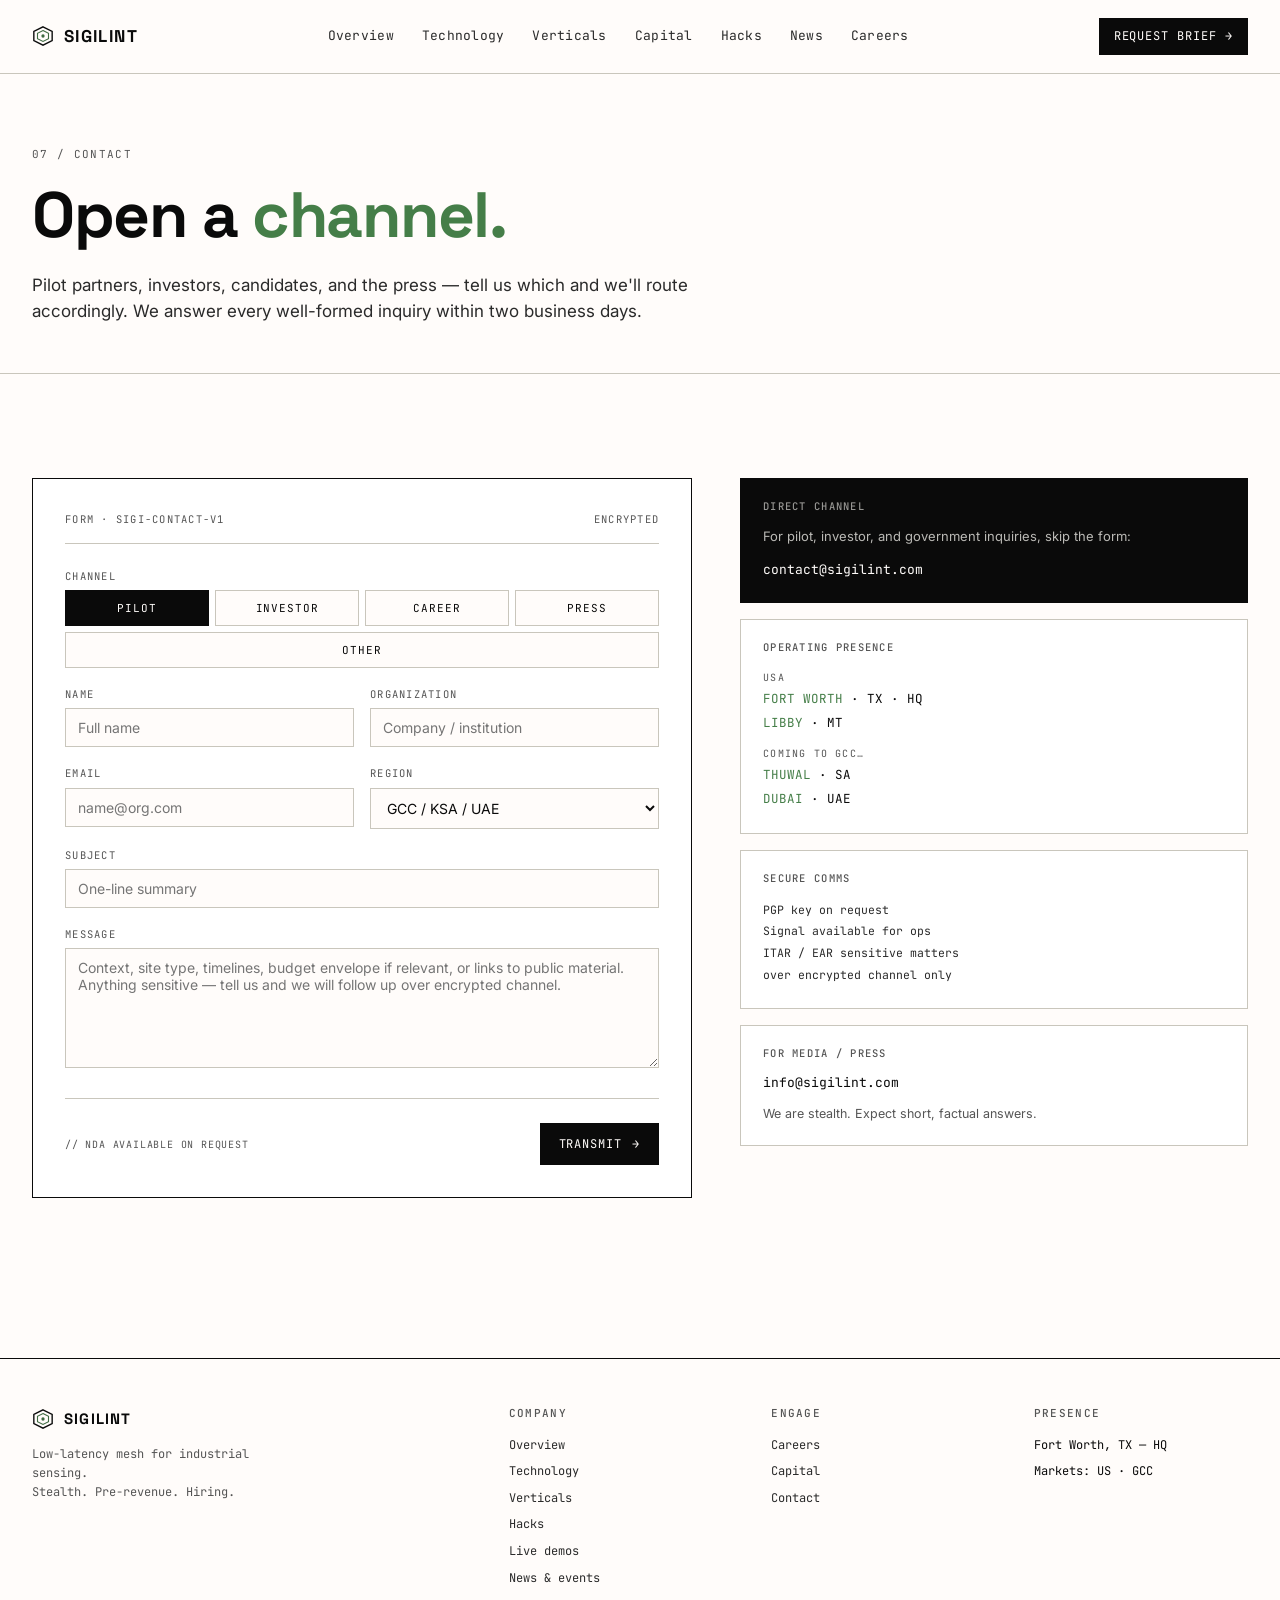
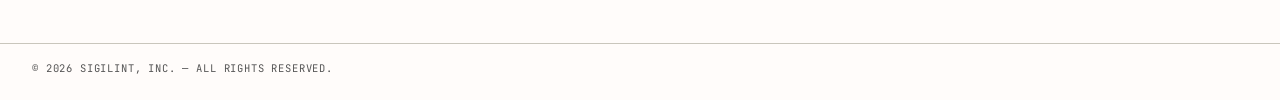
<file: contact.html>
<!DOCTYPE html>
<html lang="en">
<head>
  <meta charset="UTF-8" />
  <meta name="viewport" content="width=device-width, initial-scale=1" />
  <title>SIGILINT — Contact</title>
  <link rel="stylesheet" href="styles.css" />
  <style>
    .page-hero { padding: 72px 0 48px; }
    .page-hero .crumbs { font-family: var(--mono); font-size: 11px; letter-spacing: 0.12em; text-transform: uppercase; color: var(--ink-3); margin-bottom: 20px; }
    .page-hero h1 { font-size: clamp(36px, 5vw, 64px); font-weight: 700; letter-spacing: -0.02em; line-height: 1.02; max-width: 20ch; }
    .page-hero h1 em { font-style: normal; color: var(--green); }
    .page-hero .lede { max-width: 62ch; margin-top: 24px; font-size: 17px; line-height: 1.55; }

    .contact-grid {
      display: grid;
      grid-template-columns: 1.3fr 1fr;
      gap: 48px;
      margin-top: 24px;
    }

    form {
      border: 1px solid var(--ink);
      background: var(--paper);
      padding: 32px;
    }
    form .head {
      display: flex;
      justify-content: space-between;
      margin-bottom: 24px;
      padding-bottom: 16px;
      border-bottom: 1px solid var(--rule);
      font-family: var(--mono);
      font-size: 10.5px;
      letter-spacing: 0.12em;
      text-transform: uppercase;
      color: var(--ink-3);
    }
    form .row { margin-bottom: 18px; }
    form label {
      display: block;
      font-family: var(--mono);
      font-size: 10.5px;
      letter-spacing: 0.12em;
      text-transform: uppercase;
      color: var(--ink-3);
      margin-bottom: 6px;
    }
    form input, form select, form textarea {
      width: 100%;
      padding: 10px 12px;
      background: var(--bg);
      border: 1px solid var(--rule);
      font-family: var(--sans);
      font-size: 14px;
      color: var(--ink);
      transition: border-color 0.15s;
    }
    form input:focus, form select:focus, form textarea:focus {
      outline: none;
      border-color: var(--green);
    }
    form textarea { min-height: 120px; resize: vertical; font-family: inherit; }
    form .row-2 { display: grid; grid-template-columns: 1fr 1fr; gap: 16px; }
    form .types {
      display: flex; gap: 6px; flex-wrap: wrap;
    }
    form .types button {
      flex: 1;
      min-width: 120px;
      padding: 10px 12px;
      background: var(--bg);
      border: 1px solid var(--rule);
      color: var(--ink);
      font-family: var(--mono);
      font-size: 11px;
      letter-spacing: 0.08em;
      text-transform: uppercase;
      cursor: pointer;
      transition: all 0.15s;
    }
    form .types button.active {
      background: var(--ink);
      color: var(--bg);
      border-color: var(--ink);
    }
    form .submit-row {
      margin-top: 24px;
      padding-top: 24px;
      border-top: 1px solid var(--rule);
      display: flex;
      justify-content: space-between;
      align-items: center;
    }
    form .submit-row .note { font-family: var(--mono); font-size: 10px; color: var(--ink-3); letter-spacing: 0.08em; text-transform: uppercase; }

    .contact-side {
      align-self: start;
    }
    .contact-side .block {
      border: 1px solid var(--rule);
      background: var(--paper);
      padding: 22px;
      margin-bottom: 16px;
    }
    .contact-side .block h4 {
      font-family: var(--mono);
      font-size: 10.5px;
      letter-spacing: 0.12em;
      text-transform: uppercase;
      color: var(--ink-3);
      margin-bottom: 14px;
      font-weight: 500;
    }
    .contact-side .block .addr {
      font-family: var(--mono);
      font-size: 12.5px;
      line-height: 1.9;
    }
    .contact-side .block .addr .city { color: var(--green); }
    .contact-side .block .addr .region { margin-top: 10px; font-size: 10px; letter-spacing: 0.12em; color: var(--ink-3); }
    .contact-side .block .addr .region:first-child { margin-top: 0; }
    .contact-side .block.sigil {
      background: var(--ink);
      color: var(--bg);
      border-color: var(--ink);
    }
    .contact-side .block.sigil h4 { color: rgba(245,244,239,0.6); }
    .contact-side .block.sigil p { color: rgba(245,244,239,0.75); font-size: 13px; line-height: 1.55; }
    .contact-side .block .email {
      font-family: var(--mono);
      font-size: 13px;
      color: var(--ink);
      word-break: break-all;
    }
    .contact-side .block .email.dark { color: var(--bg); }

    .success-panel {
      display: none;
      border: 1px solid var(--green);
      background: var(--green-soft);
      padding: 32px;
    }
    .success-panel.show { display: block; }
    .success-panel h3 { font-family: var(--display); font-size: 26px; margin-bottom: 12px; color: var(--green); }
    .success-panel p { font-size: 14.5px; line-height: 1.55; }
    .success-panel .ticket {
      margin-top: 20px;
      padding: 14px;
      background: var(--paper);
      border: 1px solid var(--rule);
      font-family: var(--mono);
      font-size: 11.5px;
      letter-spacing: 0.08em;
      display: flex;
      justify-content: space-between;
    }

    .error-panel {
      display: none;
      margin-top: 18px;
      padding: 14px 16px;
      border: 1px solid var(--orange);
      background: var(--orange-soft);
      font-size: 13.5px;
      line-height: 1.55;
      color: var(--ink);
    }
    .error-panel.show { display: block; }
    .error-panel strong { color: var(--orange); font-family: var(--mono); font-size: 11px; letter-spacing: 0.12em; text-transform: uppercase; margin-right: 6px; }
    .error-panel .email { font-family: var(--mono); }

    @media (max-width: 900px) {
      .contact-grid { grid-template-columns: 1fr; }
      form .row-2 { grid-template-columns: 1fr; }
    }
  </style>
</head>
<body>

  <main>
    <section class="page-hero">
      <div class="container">
        <div class="crumbs">07 / Contact</div>
        <h1>Open a <em>channel.</em></h1>
        <p class="lede">Pilot partners, investors, candidates, and the press — tell us which and we'll route accordingly. We answer every well-formed inquiry within two business days.</p>
      </div>
    </section>

    <section class="section" style="border-top: 1px solid var(--rule);">
      <div class="container">
        <div class="contact-grid">
          <div>
            <form id="contactForm" name="contact" method="POST" data-netlify="true" netlify-honeypot="bot-field">
              <input type="hidden" name="form-name" value="contact"/>
              <input type="hidden" name="reference" id="reference" value=""/>
              <input type="hidden" name="role" id="role" value=""/>
              <p hidden><label>Leave this empty <input name="bot-field"/></label></p>
              <div class="head">
                <div>FORM · SIGI-CONTACT-v1</div>
                <div>ENCRYPTED</div>
              </div>

              <div class="row">
                <label>Channel</label>
                <div class="types" id="types">
                  <button type="button" data-val="pilot" class="active">Pilot</button>
                  <button type="button" data-val="investor">Investor</button>
                  <button type="button" data-val="career">Career</button>
                  <button type="button" data-val="press">Press</button>
                  <button type="button" data-val="other">Other</button>
                </div>
                <input type="hidden" name="channel" id="channel" value="pilot"/>
              </div>

              <div class="row row-2">
                <div>
                  <label>Name</label>
                  <input type="text" name="name" required placeholder="Full name"/>
                </div>
                <div>
                  <label>Organization</label>
                  <input type="text" name="organization" placeholder="Company / institution"/>
                </div>
              </div>

              <div class="row row-2">
                <div>
                  <label>Email</label>
                  <input type="email" name="email" required placeholder="name@org.com"/>
                </div>
                <div>
                  <label>Region</label>
                  <select name="region">
                    <option>GCC / KSA / UAE</option>
                    <option>United States</option>
                    <option>Other</option>
                  </select>
                </div>
              </div>

              <div class="row">
                <label>Subject</label>
                <input type="text" name="subject" id="subject" placeholder="One-line summary"/>
              </div>

              <div class="row">
                <label>Message</label>
                <textarea name="message" placeholder="Context, site type, timelines, budget envelope if relevant, or links to public material. Anything sensitive — tell us and we will follow up over encrypted channel."></textarea>
              </div>

              <div class="submit-row">
                <div class="note">// NDA available on request</div>
                <button type="submit" class="btn">Transmit <span class="arrow">→</span></button>
              </div>
              <div class="error-panel" id="sendError" role="alert">
                <strong>Not sent.</strong> Your message did not reach us — nothing was lost on your side, so you can try again, or email <span class="email">contact@sigilint.com</span> directly.
              </div>
            </form>

            <div class="success-panel" id="success">
              <h3>Signal received.</h3>
              <p>We received your message. Thank you for contacting us. A team member will be in touch within two days. If your inquiry is time-sensitive, please email the address in the right column directly.</p>
              <div class="ticket">
                <div>REFERENCE</div>
                <div id="ticketId">SIGI-—</div>
              </div>
            </div>
          </div>

          <div class="contact-side">
            <div class="block sigil">
              <h4>Direct channel</h4>
              <p style="margin-bottom: 14px;">For pilot, investor, and government inquiries, skip the form:</p>
              <div class="email dark">contact@sigilint.com</div>
            </div>
            <div class="block">
              <h4>Operating presence</h4>
              <div class="addr">
                <div class="region">USA</div>
                <div><span class="city">FORT WORTH</span> · TX · HQ</div>
                <div><span class="city">LIBBY</span> · MT</div>
                <div class="region">COMING TO GCC…</div>
                <div><span class="city">THUWAL</span> · SA</div>
                <div><span class="city">DUBAI</span> · UAE</div>
              </div>
            </div>
            <div class="block">
              <h4>Secure comms</h4>
              <div style="font-family: var(--mono); font-size: 11.5px; line-height: 1.9; color: var(--ink-2);">
                <div>PGP key on request</div>
                <div>Signal available for ops</div>
                <div>ITAR / EAR sensitive matters<br/>over encrypted channel only</div>
              </div>
            </div>
            <div class="block">
              <h4>For media / press</h4>
              <div class="email">info@sigilint.com</div>
              <p style="font-size: 12.5px; color: var(--ink-3); margin-top: 10px;">We are stealth. Expect short, factual answers.</p>
            </div>
          </div>
        </div>
      </div>
    </section>
  </main>

  <script src="shared.js"></script>
  <script>
    // types pill
    const channel = document.getElementById('channel');
    document.querySelectorAll('#types button').forEach(b => {
      b.addEventListener('click', () => {
        document.querySelectorAll('#types button').forEach(x => x.classList.remove('active'));
        b.classList.add('active');
        channel.value = b.dataset.val;
      });
    });

    // preselect from ?type= or ?role=
    const params = new URLSearchParams(location.search);
    const preType = params.get('type');
    const role = params.get('role');
    if (preType) {
      const btn = document.querySelector(`#types button[data-val="${preType}"]`);
      if (btn) btn.click();
    } else if (role) {
      const btn = document.querySelector('#types button[data-val="career"]');
      if (btn) btn.click();
      document.getElementById('role').value = role;
      document.getElementById('subject').value = 'Application — ' + role;
    }

    // submit to Netlify Forms; only show success once the POST is accepted
    const form = document.getElementById('contactForm');
    const sendError = document.getElementById('sendError');
    form.addEventListener('submit', async e => {
      e.preventDefault();
      const id = 'SIGI-' + Math.random().toString(36).slice(2, 8).toUpperCase();
      document.getElementById('reference').value = id;
      const btn = form.querySelector('button[type="submit"]');
      btn.disabled = true;
      sendError.classList.remove('show');
      try {
        const res = await fetch('/', {
          method: 'POST',
          headers: { 'Content-Type': 'application/x-www-form-urlencoded' },
          body: new URLSearchParams(new FormData(form)).toString(),
        });
        if (!res.ok) throw new Error('HTTP ' + res.status);
        document.getElementById('ticketId').textContent = id;
        form.style.display = 'none';
        document.getElementById('success').classList.add('show');
      } catch (err) {
        sendError.classList.add('show');
      } finally {
        btn.disabled = false;
      }
    });
  </script>
</body>
</html>
</file>
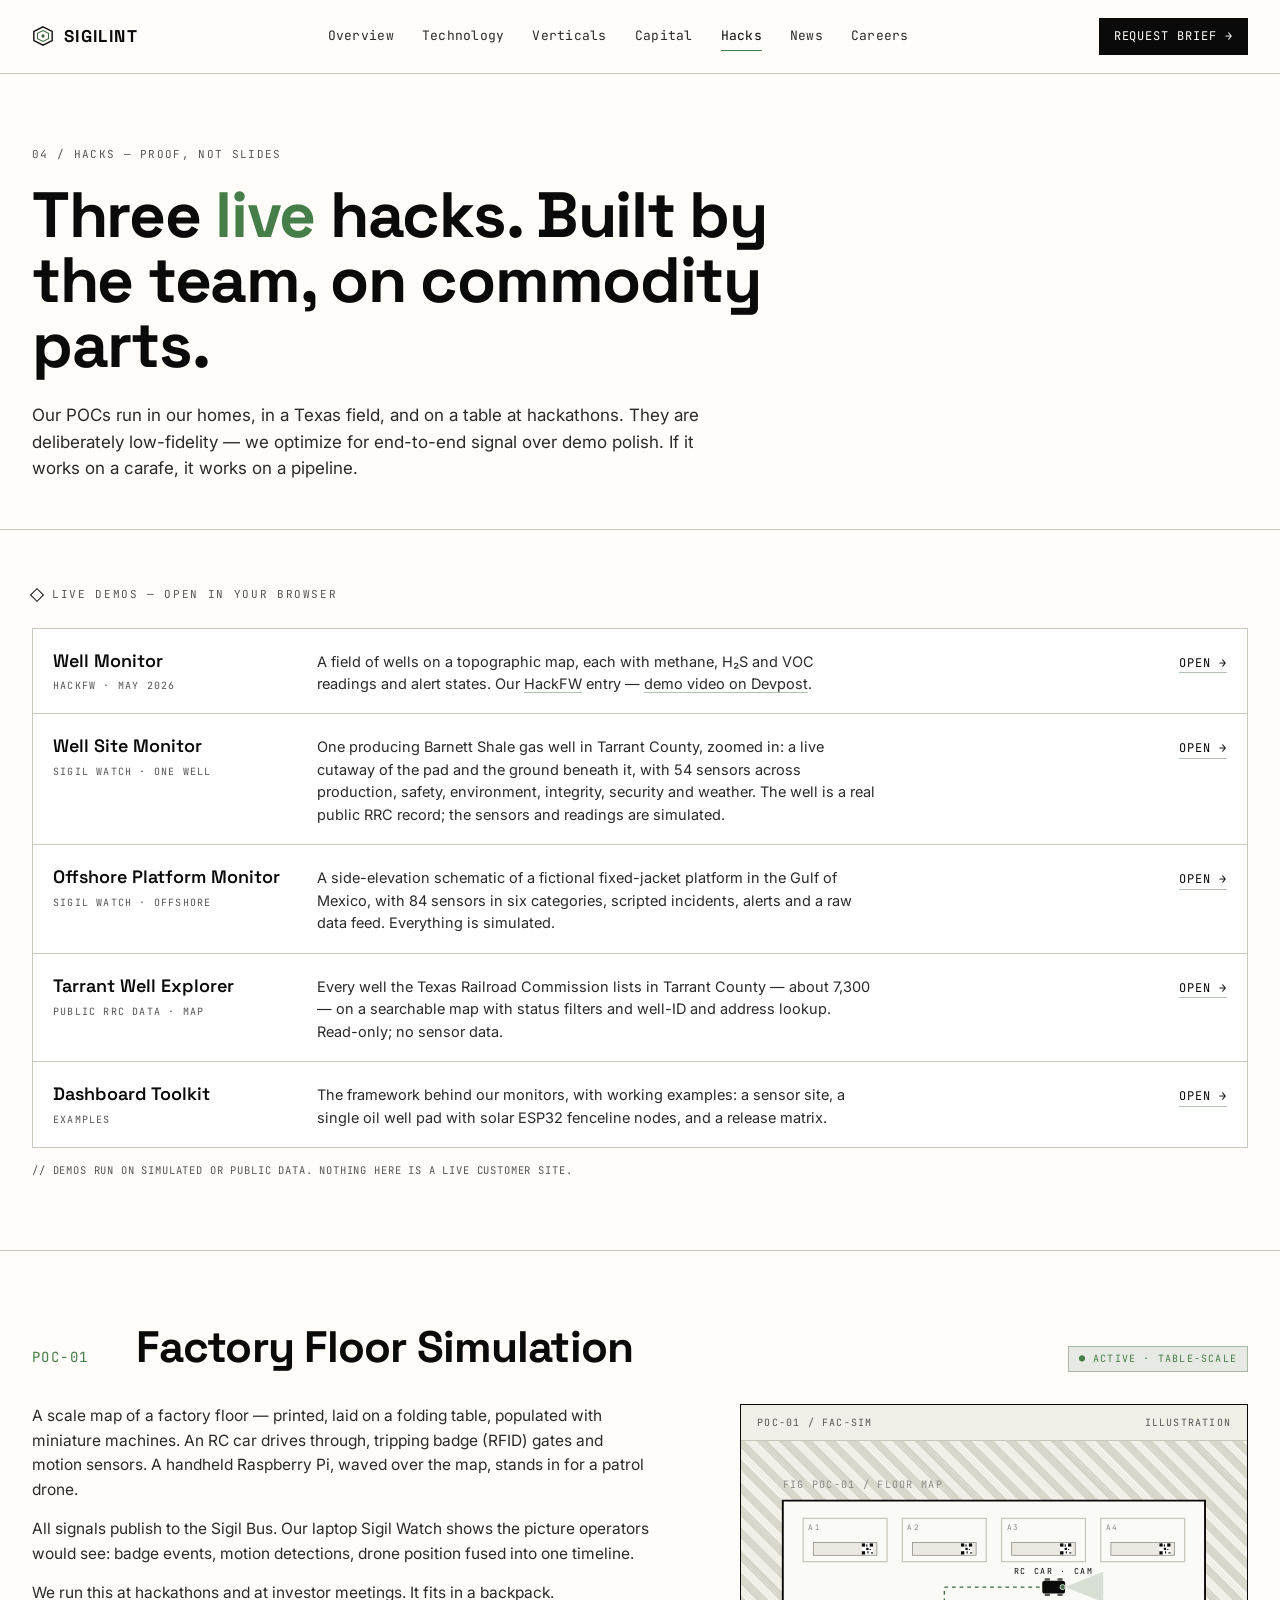
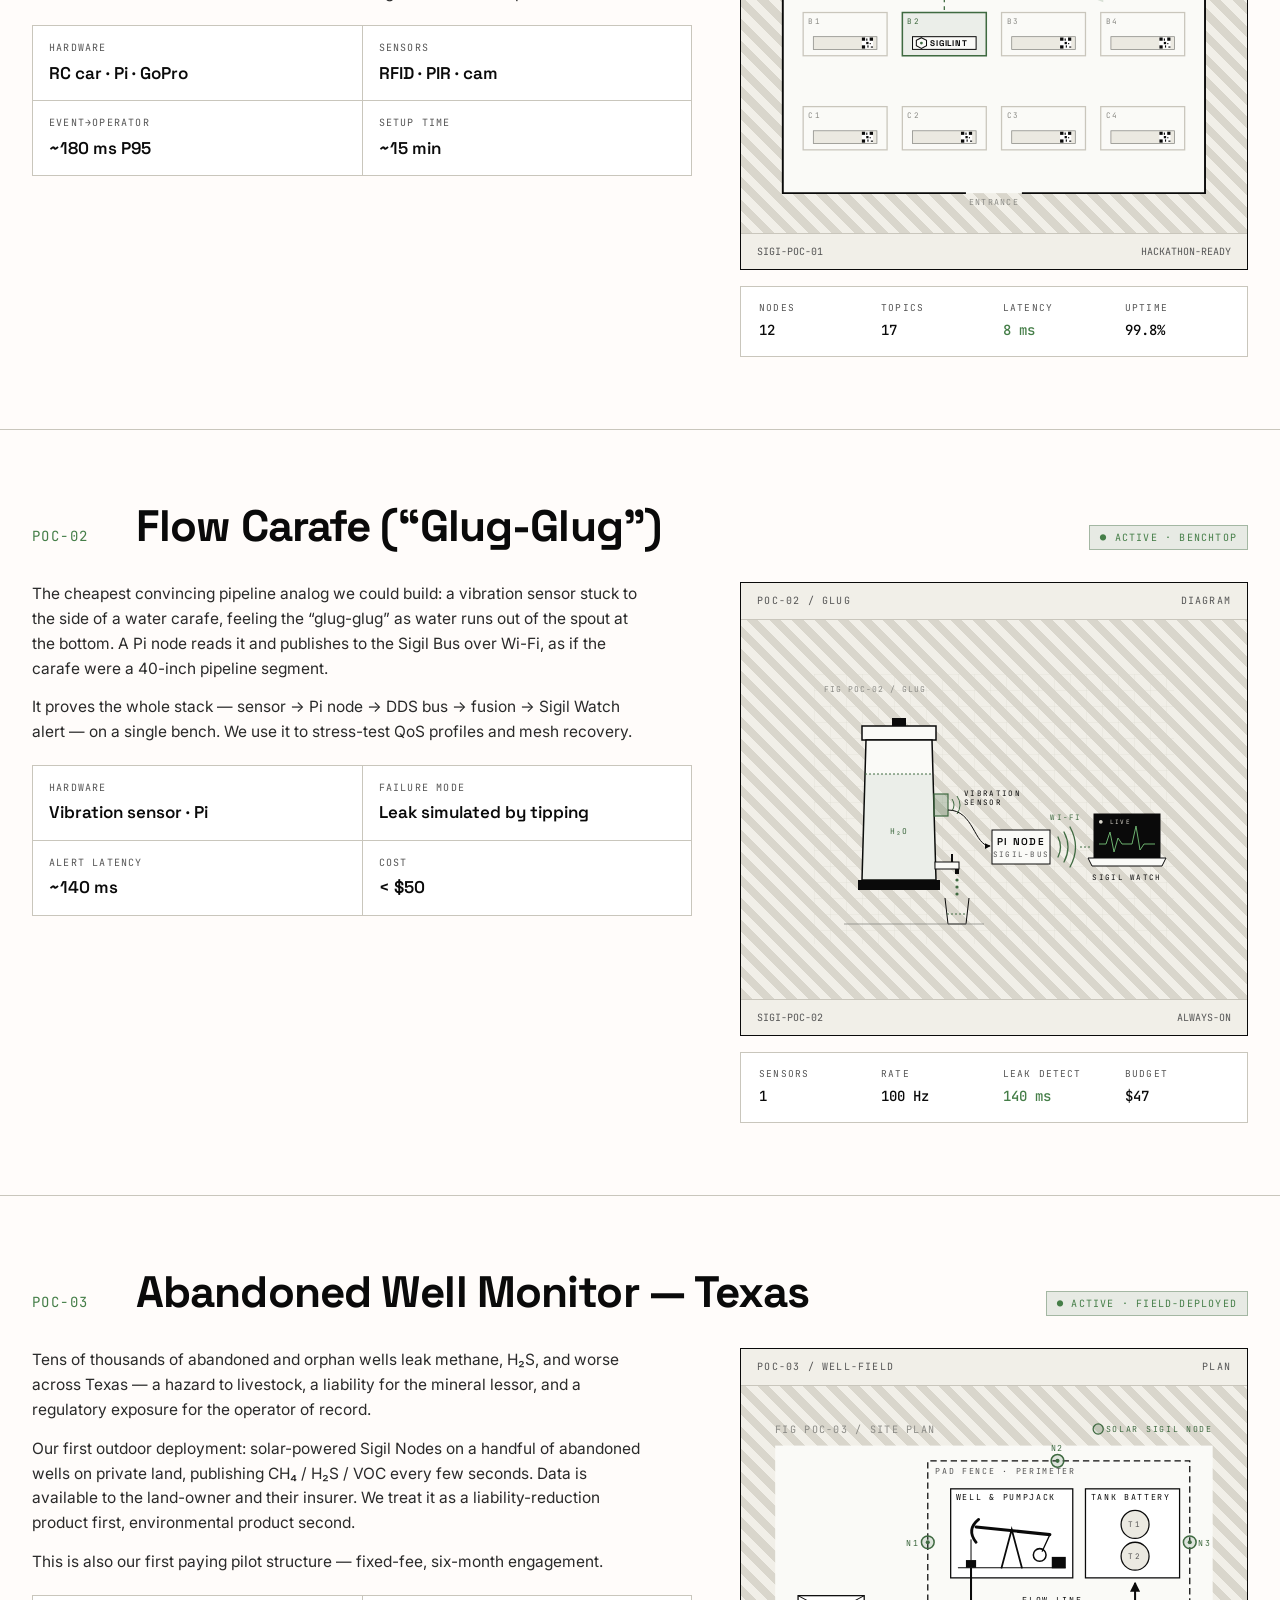
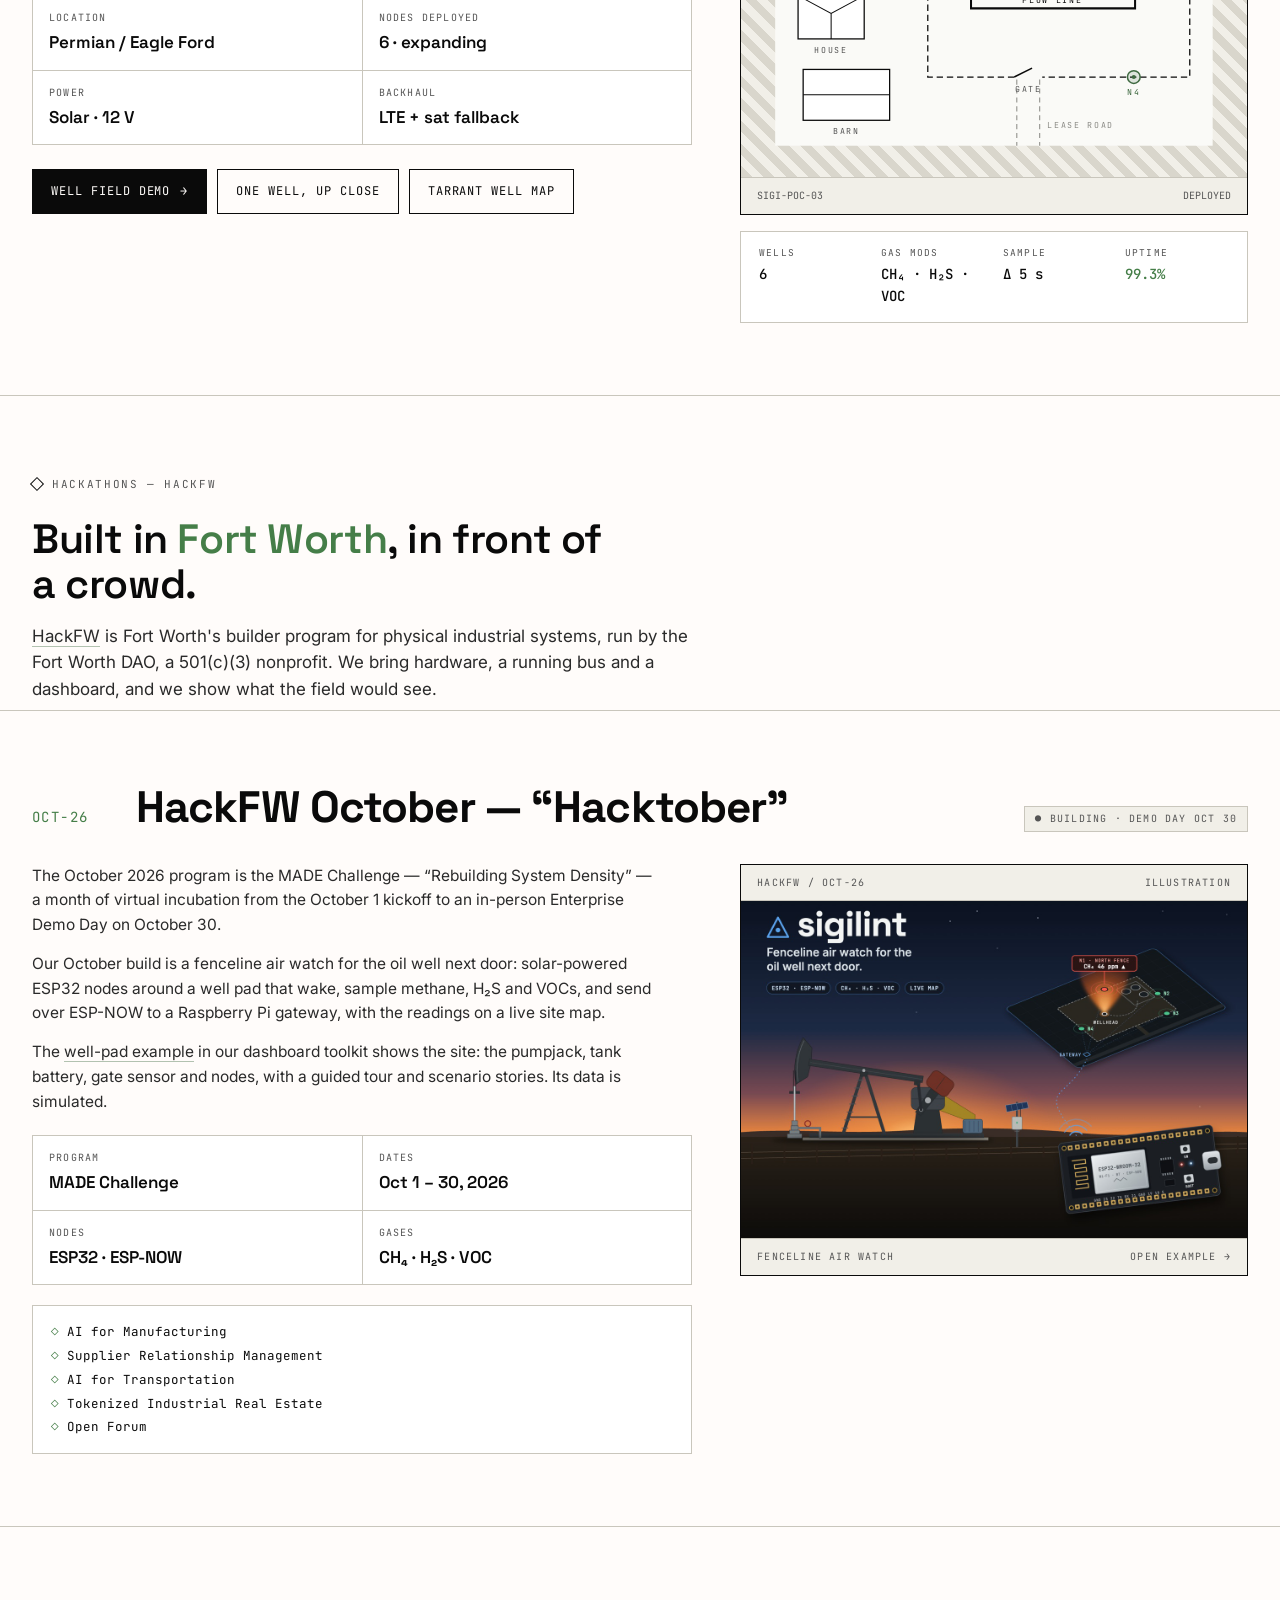
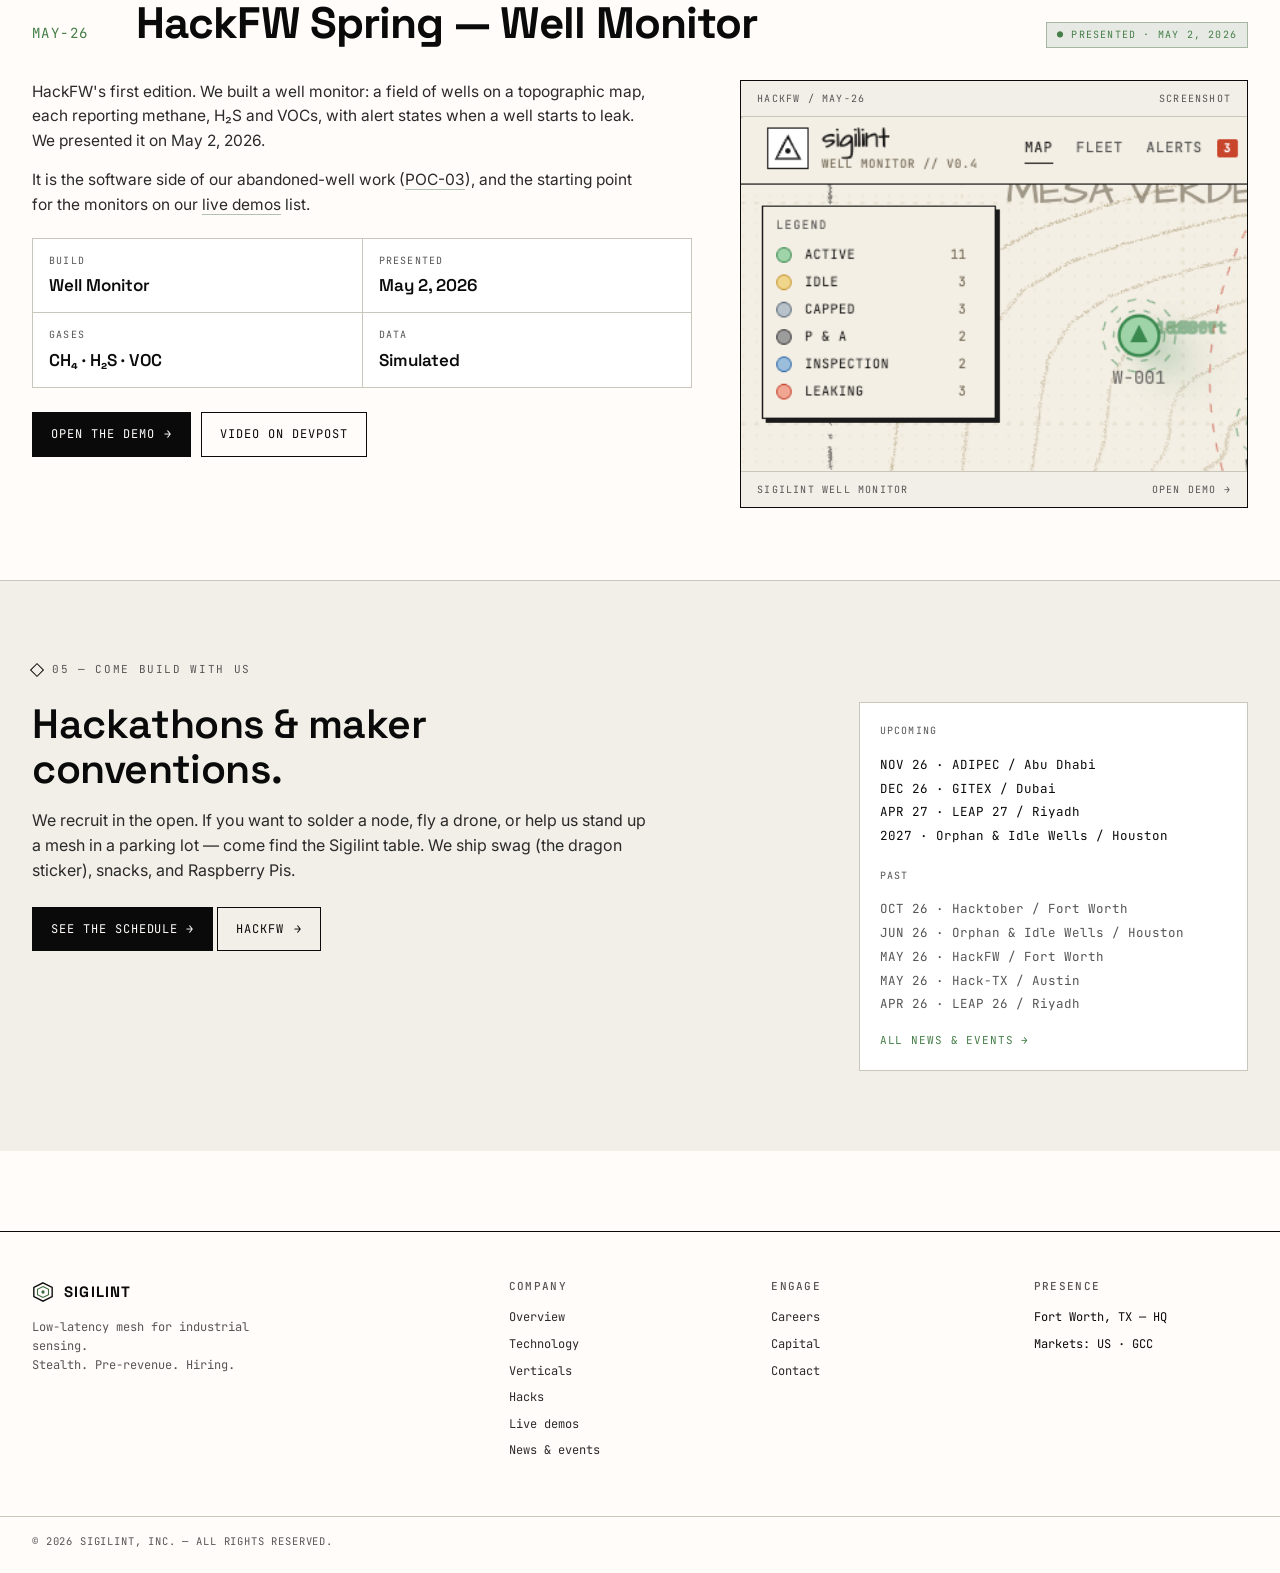
<file: hacks.html>
<!DOCTYPE html>
<html lang="en">
<head>
  <meta charset="UTF-8" />
  <meta name="viewport" content="width=device-width, initial-scale=1" />
  <title>SIGILINT — Hacks</title>
  <link rel="stylesheet" href="styles.css" />
  <style>
    .page-hero { padding: 72px 0 48px; }
    .page-hero .crumbs { font-family: var(--mono); font-size: 11px; letter-spacing: 0.12em; text-transform: uppercase; color: var(--ink-3); margin-bottom: 20px; }
    .page-hero h1 { font-size: clamp(36px, 5vw, 64px); font-weight: 700; letter-spacing: -0.02em; line-height: 1.02; max-width: 20ch; }
    .page-hero h1 em { font-style: normal; color: var(--green); }
    .page-hero .lede { max-width: 62ch; margin-top: 24px; font-size: 17px; line-height: 1.55; }

    .poc {
      border-top: 1px solid var(--rule);
      padding: 72px 0;
    }
    .poc-head {
      display: grid;
      grid-template-columns: 80px 1fr auto;
      gap: 24px;
      align-items: baseline;
      margin-bottom: 32px;
    }
    .poc-head .num { font-family: var(--mono); font-size: 14px; color: var(--green); letter-spacing: 0.1em; }
    .poc-head h2 { font-family: var(--display); font-weight: 700; font-size: clamp(30px, 3.6vw, 44px); letter-spacing: -0.02em; margin: 0; }
    .poc-head .status {
      font-family: var(--mono); font-size: 10px;
      padding: 4px 10px; letter-spacing: 0.12em;
      text-transform: uppercase;
      border: 1px solid var(--green-line);
      background: var(--green-soft);
      color: var(--green);
    }
    .poc-head .status.building { border-color: var(--rule); background: var(--bg-2); color: var(--ink-3); }

    .poc-body {
      display: grid;
      grid-template-columns: 1.3fr 1fr;
      gap: 48px;
    }
    .poc-body .copy p { font-size: 15.5px; line-height: 1.6; margin-bottom: 14px; }
    .poc-body .copy .kvs {
      display: grid;
      grid-template-columns: 1fr 1fr;
      gap: 1px;
      background: var(--rule);
      border: 1px solid var(--rule);
      margin-top: 20px;
    }
    .poc-body .copy .kv { background: var(--paper); padding: 14px 16px; }
    .poc-body .copy .kv .k { font-family: var(--mono); font-size: 10px; letter-spacing: 0.12em; text-transform: uppercase; color: var(--ink-3); margin-bottom: 4px; }
    .poc-body .copy .kv .v { font-family: var(--display); font-size: 17px; font-weight: 600; }

    .poc-visual {
      border: 1px solid var(--ink);
      background: var(--paper);
      overflow: hidden;
    }
    .poc-visual .head {
      padding: 10px 16px;
      border-bottom: 1px solid var(--rule);
      background: var(--bg-2);
      display: flex;
      justify-content: space-between;
      font-family: var(--mono);
      font-size: 10px;
      letter-spacing: 0.12em;
      text-transform: uppercase;
      color: var(--ink-3);
    }
    .poc-visual .body {
      aspect-ratio: 4 / 3;
      background:
        repeating-linear-gradient(
          45deg,
          var(--rule-2),
          var(--rule-2) 8px,
          var(--bg-2) 8px,
          var(--bg-2) 16px
        );
      display: flex;
      align-items: center;
      justify-content: center;
      font-family: var(--mono);
      font-size: 11px;
      color: var(--ink-3);
      letter-spacing: 0.12em;
      text-transform: uppercase;
      padding: 24px;
      text-align: center;
    }
    .poc-visual .footer-row {
      padding: 10px 16px;
      border-top: 1px solid var(--rule);
      background: var(--bg-2);
      display: flex;
      justify-content: space-between;
      font-family: var(--mono);
      font-size: 10px;
      color: var(--ink-3);
    }

    .telemetry-strip {
      margin-top: 16px;
      border: 1px solid var(--rule);
      background: var(--paper);
      padding: 14px 18px;
      display: grid;
      grid-template-columns: repeat(4, 1fr);
      gap: 18px;
      font-family: var(--mono);
    }
    .telemetry-strip .item .k { font-size: 9.5px; letter-spacing: 0.12em; text-transform: uppercase; color: var(--ink-3); margin-bottom: 4px; }
    .telemetry-strip .item .v { font-size: 14px; color: var(--ink); font-weight: 500; }
    .telemetry-strip .item .v.green { color: var(--green); }

    .demos {
      border-top: 1px solid var(--rule);
      padding: 56px 0 72px;
    }
    .demo-list {
      list-style: none;
      border: 1px solid var(--rule);
      background: var(--paper);
    }
    .demo-list li {
      display: grid;
      grid-template-columns: 240px 1fr auto;
      gap: 24px;
      align-items: baseline;
      padding: 18px 20px;
      border-top: 1px solid var(--rule);
    }
    .demo-list li:first-child { border-top: none; }
    .demo-list .name { font-family: var(--display); font-weight: 600; font-size: 18px; }
    .demo-list .name .tag { display: block; margin-top: 4px; font-family: var(--mono); font-size: 10px; font-weight: 400; letter-spacing: 0.12em; text-transform: uppercase; color: var(--ink-3); }
    .demo-list p { font-size: 14.5px; line-height: 1.55; }
    .demo-list p a { border-bottom: 1px solid var(--green-line); }
    .poc .copy .links { display: flex; gap: 10px; flex-wrap: wrap; margin-top: 24px; }
    .demo-list .go { font-family: var(--mono); font-size: 12px; letter-spacing: 0.08em; text-transform: uppercase; white-space: nowrap; border-bottom: 1px solid var(--green-line); }
    .demos .note { margin-top: 14px; font-family: var(--mono); font-size: 10.5px; letter-spacing: 0.08em; text-transform: uppercase; color: var(--ink-3); }

    @media (max-width: 900px) {
      .demo-list li { grid-template-columns: 1fr; gap: 6px; }
      .poc-head { grid-template-columns: 1fr; gap: 4px; }
      .poc-body { grid-template-columns: 1fr; gap: 24px; }
      .telemetry-strip { grid-template-columns: 1fr 1fr; }
    }
    /* ----- Hackathons ----- */
    .hackathons-intro { border-top: 1px solid var(--rule); padding: 80px 0 8px; }
    .hackathons-intro h2 em { font-style: normal; color: var(--green); }
    .hackathons-intro .lede { max-width: 62ch; margin-top: 8px; font-size: 17px; line-height: 1.55; }
    .hackathons-intro .lede a, .entry .copy p a { border-bottom: 1px solid var(--green-line); }

    .entry {
      border-top: 1px solid var(--rule);
      padding: 72px 0;
    }
    .entry-head {
      display: grid;
      grid-template-columns: 80px 1fr auto;
      gap: 24px;
      align-items: baseline;
      margin-bottom: 32px;
    }
    .entry-head .num { font-family: var(--mono); font-size: 14px; color: var(--green); letter-spacing: 0.1em; }
    .entry-head h2 { font-family: var(--display); font-weight: 700; font-size: clamp(30px, 3.6vw, 44px); letter-spacing: -0.02em; margin: 0; }
    .entry-head .status {
      font-family: var(--mono); font-size: 10px;
      padding: 4px 10px; letter-spacing: 0.12em;
      text-transform: uppercase;
      border: 1px solid var(--green-line);
      background: var(--green-soft);
      color: var(--green);
    }
    .entry-head .status.building { border-color: var(--rule); background: var(--bg-2); color: var(--ink-3); }

    .entry-body {
      display: grid;
      grid-template-columns: 1.3fr 1fr;
      gap: 48px;
    }
    .entry-body .copy p { font-size: 15.5px; line-height: 1.6; margin-bottom: 14px; }
    .entry-body .copy .kvs {
      display: grid;
      grid-template-columns: 1fr 1fr;
      gap: 1px;
      background: var(--rule);
      border: 1px solid var(--rule);
      margin-top: 20px;
    }
    .entry-body .copy .kv { background: var(--paper); padding: 14px 16px; }
    .entry-body .copy .kv .k { font-family: var(--mono); font-size: 10px; letter-spacing: 0.12em; text-transform: uppercase; color: var(--ink-3); margin-bottom: 4px; }
    .entry-body .copy .kv .v { font-family: var(--display); font-size: 17px; font-weight: 600; }
    .entry-body .links { display: flex; gap: 10px; flex-wrap: wrap; margin-top: 24px; }

    .shot {
      border: 1px solid var(--ink);
      background: var(--paper);
      overflow: hidden;
      display: block;
    }
    .shot .head, .shot .footer-row {
      padding: 10px 16px;
      background: var(--bg-2);
      display: flex;
      justify-content: space-between;
      font-family: var(--mono);
      font-size: 10px;
      letter-spacing: 0.12em;
      text-transform: uppercase;
      color: var(--ink-3);
    }
    .shot .head { border-bottom: 1px solid var(--rule); }
    .shot .footer-row { border-top: 1px solid var(--rule); }
    .shot img { display: block; width: 100%; height: auto; }
    a.shot:hover { color: inherit; border-color: var(--green); }

    .tracks {
      list-style: none;
      margin-top: 20px;
      border: 1px solid var(--rule);
      background: var(--paper);
      font-family: var(--mono);
      font-size: 12.5px;
      line-height: 1.9;
      padding: 14px 18px;
    }
    .tracks li::before { content: '◇ '; color: var(--green); }

    @media (max-width: 900px) {
      .entry-head { grid-template-columns: 1fr; gap: 4px; }
      .entry-body { grid-template-columns: 1fr; gap: 24px; }
    }
  </style>
</head>
<body>

  <main>
    <section class="page-hero">
      <div class="container">
        <div class="crumbs">04 / Hacks — Proof, not slides</div>
        <h1>Three <em>live</em> hacks. Built by the team, on commodity parts.</h1>
        <p class="lede">Our POCs run in our homes, in a Texas field, and on a table at hackathons. They are deliberately low-fidelity — we optimize for end-to-end signal over demo polish. If it works on a carafe, it works on a pipeline.</p>
      </div>
    </section>

    <!-- LIVE DEMOS — each app is its own deployment; change the URLs here -->
    <section class="demos" id="demos">
      <div class="container">
        <div class="section-label">Live demos — open in your browser</div>
        <ul class="demo-list">
          <li>
            <div class="name">Well Monitor<span class="tag">HackFW · May 2026</span></div>
            <p>A field of wells on a topographic map, each with methane, H₂S and VOC readings and alert states. Our <a href="#hackathons">HackFW</a> entry — <a href="https://devpost.com/software/sigilint-well-monitor">demo video on Devpost</a>.</p>
            <a class="go" href="https://wellmonitor.sigilint.com/">Open →</a>
          </li>
          <li>
            <div class="name">Well Site Monitor<span class="tag">Sigil Watch · one well</span></div>
            <p>One producing Barnett Shale gas well in Tarrant County, zoomed in: a live cutaway of the pad and the ground beneath it, with 54 sensors across production, safety, environment, integrity, security and weather. The well is a real public RRC record; the sensors and readings are simulated.</p>
            <a class="go" href="https://wellsite.sigilint.com/">Open →</a>
          </li>
          <li>
            <div class="name">Offshore Platform Monitor<span class="tag">Sigil Watch · offshore</span></div>
            <p>A side-elevation schematic of a fictional fixed-jacket platform in the Gulf of Mexico, with 84 sensors in six categories, scripted incidents, alerts and a raw data feed. Everything is simulated.</p>
            <a class="go" href="https://platform.sigilint.com/">Open →</a>
          </li>
          <li>
            <div class="name">Tarrant Well Explorer<span class="tag">Public RRC data · map</span></div>
            <p>Every well the Texas Railroad Commission lists in Tarrant County — about 7,300 — on a searchable map with status filters and well-ID and address lookup. Read-only; no sensor data.</p>
            <a class="go" href="https://wells.sigilint.com/">Open →</a>
          </li>
          <li>
            <div class="name">Dashboard Toolkit<span class="tag">Examples</span></div>
            <p>The framework behind our monitors, with working examples: a sensor site, a single oil well pad with solar ESP32 fenceline nodes, and a release matrix.</p>
            <a class="go" href="https://toolkit.sigilint.com/">Open →</a>
          </li>
        </ul>
        <div class="note">// Demos run on simulated or public data. Nothing here is a live customer site.</div>
      </div>
    </section>

    <!-- POC 01 — FACTORY FLOOR -->
    <section class="poc" id="poc-factory">
      <div class="container">
        <div class="poc-head">
          <div class="num">POC-01</div>
          <h2>Factory Floor Simulation</h2>
          <div class="status">● ACTIVE · TABLE-SCALE</div>
        </div>
        <div class="poc-body">
          <div class="copy">
            <p>A scale map of a factory floor — printed, laid on a folding table, populated with miniature machines. An RC car drives through, tripping badge (RFID) gates and motion sensors. A handheld Raspberry Pi, waved over the map, stands in for a patrol drone.</p>
            <p>All signals publish to the Sigil Bus. Our laptop Sigil Watch shows the picture operators would see: badge events, motion detections, drone position fused into one timeline.</p>
            <p>We run this at hackathons and at investor meetings. It fits in a backpack.</p>
            <div class="kvs">
              <div class="kv"><div class="k">Hardware</div><div class="v">RC car · Pi · GoPro</div></div>
              <div class="kv"><div class="k">Sensors</div><div class="v">RFID · PIR · cam</div></div>
              <div class="kv"><div class="k">Event→Operator</div><div class="v">~180 ms P95</div></div>
              <div class="kv"><div class="k">Setup time</div><div class="v">~15 min</div></div>
            </div>
          </div>
          <div>
            <div class="poc-visual">
              <div class="head"><div>POC-01 / FAC-SIM</div><div>ILLUSTRATION</div></div>
              <div class="body">
                <svg viewBox="0 0 360 270" width="100%" role="img" aria-label="Illustrated floor plan of a convention hall: a grid of booths, the Sigilint booth with its logo on the table, QR codes on other tables, and an RC car with a camera driving the aisle">
                  <defs>
                    <symbol id="qr" viewBox="0 0 10 10">
                      <rect width="10" height="10" fill="#fff"/>
                      <g fill="#0a0a0a"><rect width="3" height="3"/><rect x="7" width="3" height="3"/><rect y="7" width="3" height="3"/><rect x="4" y="4" width="2" height="2"/><rect x="4" y="1" width="1" height="2"/><rect x="7" y="5" width="1" height="1"/><rect x="5" y="7" width="1" height="2"/><rect x="8" y="8" width="2" height="1"/></g>
                    </symbol>
                  </defs>
                  <!-- hall walls, with the entrance gap at the bottom -->
                  <rect x="14" y="28" width="332" height="230" fill="#fafaf7"/>
                  <path d="M 158 258 L 14 258 L 14 28 L 346 28 L 346 258 L 202 258" fill="none" stroke="#0a0a0a" stroke-width="1.5"/>
                  <text x="180" y="267" text-anchor="middle" font-family="JetBrains Mono" font-size="6.5" fill="#8a8a85" letter-spacing="1">ENTRANCE</text>
                  <!-- booths: rows A–C, columns 1–4 -->
                  <rect x="30" y="42" width="66" height="34" fill="#fafaf7" stroke="#c9c6bc"/><text x="34" y="51" font-family="JetBrains Mono" font-size="6" fill="#8a8a85">A1</text><rect x="38" y="61" width="50" height="10" fill="#ebe9e1" stroke="#8a8a85" stroke-width="0.6"/><use href="#qr" x="76" y="61.5" width="9" height="9"/>
                  <rect x="108" y="42" width="66" height="34" fill="#fafaf7" stroke="#c9c6bc"/><text x="112" y="51" font-family="JetBrains Mono" font-size="6" fill="#8a8a85">A2</text><rect x="116" y="61" width="50" height="10" fill="#ebe9e1" stroke="#8a8a85" stroke-width="0.6"/><use href="#qr" x="154" y="61.5" width="9" height="9"/>
                  <rect x="186" y="42" width="66" height="34" fill="#fafaf7" stroke="#c9c6bc"/><text x="190" y="51" font-family="JetBrains Mono" font-size="6" fill="#8a8a85">A3</text><rect x="194" y="61" width="50" height="10" fill="#ebe9e1" stroke="#8a8a85" stroke-width="0.6"/><use href="#qr" x="232" y="61.5" width="9" height="9"/>
                  <rect x="264" y="42" width="66" height="34" fill="#fafaf7" stroke="#c9c6bc"/><text x="268" y="51" font-family="JetBrains Mono" font-size="6" fill="#8a8a85">A4</text><rect x="272" y="61" width="50" height="10" fill="#ebe9e1" stroke="#8a8a85" stroke-width="0.6"/><use href="#qr" x="310" y="61.5" width="9" height="9"/>
                  <rect x="30" y="116" width="66" height="34" fill="#fafaf7" stroke="#c9c6bc"/><text x="34" y="125" font-family="JetBrains Mono" font-size="6" fill="#8a8a85">B1</text><rect x="38" y="135" width="50" height="10" fill="#ebe9e1" stroke="#8a8a85" stroke-width="0.6"/><use href="#qr" x="76" y="135.5" width="9" height="9"/>
                  <g>
                    <rect x="108" y="116" width="66" height="34" fill="oklch(0.48 0.08 145 / 0.08)" stroke="oklch(0.48 0.08 145)" stroke-width="1.2"/>
                    <text x="112" y="125" font-family="JetBrains Mono" font-size="6" fill="oklch(0.48 0.08 145)">B2</text>
                    <rect x="116" y="135" width="50" height="10" fill="#fafaf7" stroke="#0a0a0a" stroke-width="0.8"/>
                    <polygon points="123,135.8 127,137.9 127,142.1 123,144.2 119,142.1 119,137.9" fill="none" stroke="#0a0a0a" stroke-width="0.8"/>
                    <circle cx="123" cy="140" r="1.1" fill="oklch(0.48 0.08 145)"/>
                    <text x="130" y="142.4" font-family="Space Grotesk" font-size="6.5" font-weight="700" letter-spacing="0.6" fill="#0a0a0a">SIGILINT</text>
                  </g>
                  <rect x="186" y="116" width="66" height="34" fill="#fafaf7" stroke="#c9c6bc"/><text x="190" y="125" font-family="JetBrains Mono" font-size="6" fill="#8a8a85">B3</text><rect x="194" y="135" width="50" height="10" fill="#ebe9e1" stroke="#8a8a85" stroke-width="0.6"/><use href="#qr" x="232" y="135.5" width="9" height="9"/>
                  <rect x="264" y="116" width="66" height="34" fill="#fafaf7" stroke="#c9c6bc"/><text x="268" y="125" font-family="JetBrains Mono" font-size="6" fill="#8a8a85">B4</text><rect x="272" y="135" width="50" height="10" fill="#ebe9e1" stroke="#8a8a85" stroke-width="0.6"/><use href="#qr" x="310" y="135.5" width="9" height="9"/>
                  <rect x="30" y="190" width="66" height="34" fill="#fafaf7" stroke="#c9c6bc"/><text x="34" y="199" font-family="JetBrains Mono" font-size="6" fill="#8a8a85">C1</text><rect x="38" y="209" width="50" height="10" fill="#ebe9e1" stroke="#8a8a85" stroke-width="0.6"/><use href="#qr" x="76" y="209.5" width="9" height="9"/>
                  <rect x="108" y="190" width="66" height="34" fill="#fafaf7" stroke="#c9c6bc"/><text x="112" y="199" font-family="JetBrains Mono" font-size="6" fill="#8a8a85">C2</text><rect x="116" y="209" width="50" height="10" fill="#ebe9e1" stroke="#8a8a85" stroke-width="0.6"/><use href="#qr" x="154" y="209.5" width="9" height="9"/>
                  <rect x="186" y="190" width="66" height="34" fill="#fafaf7" stroke="#c9c6bc"/><text x="190" y="199" font-family="JetBrains Mono" font-size="6" fill="#8a8a85">C3</text><rect x="194" y="209" width="50" height="10" fill="#ebe9e1" stroke="#8a8a85" stroke-width="0.6"/><use href="#qr" x="232" y="209.5" width="9" height="9"/>
                  <rect x="264" y="190" width="66" height="34" fill="#fafaf7" stroke="#c9c6bc"/><text x="268" y="199" font-family="JetBrains Mono" font-size="6" fill="#8a8a85">C4</text><rect x="272" y="209" width="50" height="10" fill="#ebe9e1" stroke="#8a8a85" stroke-width="0.6"/><use href="#qr" x="310" y="209.5" width="9" height="9"/>
                  <!-- RC car route from the Sigilint booth, and the car with its camera cone -->
                  <path d="M 141 114 L 141 96 L 216 96" fill="none" stroke="oklch(0.48 0.08 145)" stroke-width="1" stroke-dasharray="3 3"/>
                  <polygon points="236,96 266,84 266,108" fill="oklch(0.48 0.08 145 / 0.18)"/>
                  <g>
                    <rect x="218" y="91" width="18" height="10" rx="2" fill="#0a0a0a"/>
                    <g fill="#555"><rect x="220" y="89" width="4" height="2"/><rect x="230" y="89" width="4" height="2"/><rect x="220" y="101" width="4" height="2"/><rect x="230" y="101" width="4" height="2"/></g>
                    <circle cx="234" cy="96" r="2" fill="oklch(0.48 0.08 145)" stroke="#fafaf7" stroke-width="0.6"/>
                  </g>
                  <text x="227" y="86" text-anchor="middle" font-family="JetBrains Mono" font-size="6.5" fill="#0a0a0a">RC CAR · CAM</text>
                  <text x="14" y="18" font-family="JetBrains Mono" font-size="8" fill="#8a8a85" letter-spacing="1">FIG POC-01 / FLOOR MAP</text>
                </svg>
              </div>
              <div class="footer-row"><div>SIGI-POC-01</div><div>HACKATHON-READY</div></div>
            </div>
            <div class="telemetry-strip">
              <div class="item"><div class="k">NODES</div><div class="v">12</div></div>
              <div class="item"><div class="k">TOPICS</div><div class="v">17</div></div>
              <div class="item"><div class="k">LATENCY</div><div class="v green">8 ms</div></div>
              <div class="item"><div class="k">UPTIME</div><div class="v">99.8%</div></div>
            </div>
          </div>
        </div>
      </div>
    </section>

    <!-- POC 02 — GLUG GLUG -->
    <section class="poc" id="poc-glug">
      <div class="container">
        <div class="poc-head">
          <div class="num">POC-02</div>
          <h2>Flow Carafe (“Glug-Glug”)</h2>
          <div class="status">● ACTIVE · BENCHTOP</div>
        </div>
        <div class="poc-body">
          <div class="copy">
            <p>The cheapest convincing pipeline analog we could build: a vibration sensor stuck to the side of a water carafe, feeling the “glug-glug” as water runs out of the spout at the bottom. A Pi node reads it and publishes to the Sigil Bus over Wi-Fi, as if the carafe were a 40-inch pipeline segment.</p>
            <p>It proves the whole stack — sensor → Pi node → DDS bus → fusion → Sigil Watch alert — on a single bench. We use it to stress-test QoS profiles and mesh recovery.</p>
            <div class="kvs">
              <div class="kv"><div class="k">Hardware</div><div class="v">Vibration sensor · Pi</div></div>
              <div class="kv"><div class="k">Failure mode</div><div class="v">Leak simulated by tipping</div></div>
              <div class="kv"><div class="k">Alert latency</div><div class="v">~140 ms</div></div>
              <div class="kv"><div class="k">Cost</div><div class="v">&lt; $50</div></div>
            </div>
          </div>
          <div>
            <div class="poc-visual">
              <div class="head"><div>POC-02 / GLUG</div><div>DIAGRAM</div></div>
              <div class="body">
                <svg viewBox="0 0 360 270" width="100%" style="max-width:360px;" role="img" aria-label="A vibration sensor on the side of a carafe is wired to a Pi node, which sends readings over Wi-Fi to a laptop running Sigil Watch">
                  <defs>
                    <pattern id="g-g" width="16" height="16" patternUnits="userSpaceOnUse">
                      <path d="M 16 0 L 0 0 0 16" fill="none" stroke="#d9d6cc" stroke-width="0.5"/>
                    </pattern>
                    <marker id="a" viewBox="0 0 8 8" refX="7" refY="4" markerWidth="6" markerHeight="6" orient="auto"><path d="M 0 0 L 8 4 L 0 8 z" fill="#0a0a0a"/></marker>
                  </defs>
                  <rect width="360" height="270" fill="url(#g-g)"/>
                  <!-- carafe: lid, body, base -->
                  <rect x="48" y="52" width="74" height="14" fill="#fafaf7" stroke="#0a0a0a" stroke-width="1.5"/>
                  <rect x="78" y="44" width="14" height="8" fill="#0a0a0a"/>
                  <path d="M 52 66 L 118 66 L 122 206 L 48 206 Z" fill="#fafaf7" stroke="#0a0a0a" stroke-width="1.5"/>
                  <rect x="44" y="206" width="82" height="10" fill="#0a0a0a"/>
                  <!-- water -->
                  <path d="M 51 100 L 119 100 L 122 206 L 48 206 Z" fill="oklch(0.48 0.08 145 / 0.08)"/>
                  <line x1="51" y1="100" x2="119" y2="100" stroke="oklch(0.48 0.08 145)" stroke-width="1" stroke-dasharray="2 2"/>
                  <text x="85" y="160" font-family="JetBrains Mono" font-size="8" fill="oklch(0.48 0.08 145)" text-anchor="middle">H₂O</text>
                  <!-- spout at the bottom, dripping into a glass -->
                  <rect x="121" y="188" width="24" height="7" fill="#fafaf7" stroke="#0a0a0a"/>
                  <line x1="138" y1="188" x2="138" y2="180" stroke="#0a0a0a" stroke-width="2"/>
                  <rect x="141" y="195" width="4" height="5" fill="#0a0a0a"/>
                  <g fill="oklch(0.48 0.08 145)"><circle cx="143" cy="206" r="1.6"/><circle cx="143" cy="213" r="1.6"/><circle cx="143" cy="220" r="1.6"/></g>
                  <path d="M 131 224 L 134 250 L 152 250 L 155 224" fill="none" stroke="#0a0a0a"/>
                  <line x1="133" y1="240" x2="153" y2="240" stroke="oklch(0.48 0.08 145)" stroke-dasharray="2 2"/>
                  <line x1="30" y1="250" x2="170" y2="250" stroke="#8a8a85" stroke-width="0.8"/>
                  <!-- vibration sensor on the side -->
                  <rect x="120" y="120" width="14" height="22" fill="oklch(0.48 0.08 145 / 0.25)" stroke="oklch(0.48 0.08 145)" stroke-width="1.2"/>
                  <g fill="none" stroke="oklch(0.48 0.08 145)" stroke-width="1">
                    <path d="M 138 125 Q 142 131 138 137"/><path d="M 143 122 Q 149 131 143 140"/>
                  </g>
                  <text x="150" y="122" font-family="JetBrains Mono" font-size="7.5" fill="#0a0a0a">VIBRATION</text><text x="150" y="131" font-family="JetBrains Mono" font-size="7.5" fill="#0a0a0a">SENSOR</text>
                  <!-- wire to the Pi -->
                  <path d="M 134 136 C 160 136, 160 172, 176 172" fill="none" stroke="#0a0a0a" stroke-width="1" marker-end="url(#a)"/>
                  <!-- Pi node -->
                  <rect x="178" y="156" width="58" height="34" fill="#fafaf7" stroke="#0a0a0a"/>
                  <text x="207" y="171" text-anchor="middle" font-family="Space Grotesk" font-size="10" font-weight="600" fill="#0a0a0a">Pi Node</text>
                  <text x="207" y="183" text-anchor="middle" font-family="JetBrains Mono" font-size="7.5" fill="#555">sigil-bus</text>
                  <!-- Wi-Fi to the computer -->
                  <g fill="none" stroke="oklch(0.48 0.08 145)" stroke-width="1.3" stroke-linecap="round">
                    <path d="M 244 163 Q 249 173 244 183"/><path d="M 250 158 Q 258 173 250 188"/><path d="M 256 153 Q 267 173 256 193"/>
                  </g>
                  <text x="252" y="146" text-anchor="middle" font-family="JetBrains Mono" font-size="7.5" fill="oklch(0.48 0.08 145)">WI-FI</text>
                  <line x1="266" y1="173" x2="276" y2="173" stroke="oklch(0.48 0.08 145)" stroke-dasharray="2 2"/>
                  <!-- laptop running Sigil Watch -->
                  <rect x="280" y="140" width="66" height="44" fill="#0a0a0a" stroke="#0a0a0a"/>
                  <polyline points="285,170 292,170 296,158 300,178 304,164 308,170 318,170 322,152 326,176 330,170 341,170" fill="none" stroke="oklch(0.7 0.12 145)" stroke-width="1"/>
                  <text x="285" y="150" font-family="JetBrains Mono" font-size="6" fill="#d9d6cc">● LIVE</text>
                  <path d="M 274 184 L 352 184 L 348 192 L 278 192 Z" fill="#fafaf7" stroke="#0a0a0a"/>
                  <text x="313" y="206" text-anchor="middle" font-family="JetBrains Mono" font-size="7.5" fill="#0a0a0a">SIGIL WATCH</text>
                  <text x="10" y="18" font-family="JetBrains Mono" font-size="8" fill="#8a8a85" letter-spacing="1">FIG POC-02 / GLUG</text>
                </svg>
              </div>
              <div class="footer-row"><div>SIGI-POC-02</div><div>ALWAYS-ON</div></div>
            </div>
            <div class="telemetry-strip">
              <div class="item"><div class="k">SENSORS</div><div class="v">1</div></div>
              <div class="item"><div class="k">RATE</div><div class="v">100 Hz</div></div>
              <div class="item"><div class="k">LEAK DETECT</div><div class="v green">140 ms</div></div>
              <div class="item"><div class="k">BUDGET</div><div class="v">$47</div></div>
            </div>
          </div>
        </div>
      </div>
    </section>

    <!-- POC 03 — METHANE WELLS -->
    <section class="poc" id="poc-methane">
      <div class="container">
        <div class="poc-head">
          <div class="num">POC-03</div>
          <h2>Abandoned Well Monitor — Texas</h2>
          <div class="status">● ACTIVE · FIELD-DEPLOYED</div>
        </div>
        <div class="poc-body">
          <div class="copy">
            <p>Tens of thousands of abandoned and orphan wells leak methane, H₂S, and worse across Texas — a hazard to livestock, a liability for the mineral lessor, and a regulatory exposure for the operator of record.</p>
            <p>Our first outdoor deployment: solar-powered Sigil Nodes on a handful of abandoned wells on private land, publishing CH₄ / H₂S / VOC every few seconds. Data is available to the land-owner and their insurer. We treat it as a liability-reduction product first, environmental product second.</p>
            <p>This is also our first paying pilot structure — fixed-fee, six-month engagement.</p>
            <div class="kvs">
              <div class="kv"><div class="k">Location</div><div class="v">Permian / Eagle Ford</div></div>
              <div class="kv"><div class="k">Nodes deployed</div><div class="v">6 · expanding</div></div>
              <div class="kv"><div class="k">Power</div><div class="v">Solar · 12 V</div></div>
              <div class="kv"><div class="k">Backhaul</div><div class="v">LTE + sat fallback</div></div>
            </div>
            <div class="links">
              <a href="https://wellmonitor.sigilint.com/" class="btn">Well field demo <span class="arrow">→</span></a>
              <a href="https://wellsite.sigilint.com/" class="btn ghost">One well, up close</a>
              <a href="https://wells.sigilint.com/" class="btn ghost">Tarrant well map</a>
            </div>
          </div>
          <div>
            <div class="poc-visual">
              <div class="head"><div>POC-03 / WELL-FIELD</div><div>PLAN</div></div>
              <div class="body">
                <svg viewBox="0 0 360 270" width="100%" role="img" aria-label="Site plan of a monitored well pad: pumpjack and wellhead, a flow line to the tank battery, a fenced perimeter with solar sensor nodes, a lease road and gate, and a house and barn nearby">
                  <defs>
                    <marker id="flow" viewBox="0 0 8 8" refX="7" refY="4" markerWidth="5" markerHeight="5" orient="auto"><path d="M 0 0 L 8 4 L 0 8 z" fill="#0a0a0a"/></marker>
                  </defs>
                  <rect x="8" y="28" width="344" height="236" fill="#fafaf7"/>
                  <text x="8" y="18" font-family="JetBrains Mono" font-size="8" fill="#8a8a85" letter-spacing="1">FIG POC-03 / SITE PLAN</text>
                  <!-- lease road up to the gate -->
                  <g stroke="#8a8a85" stroke-width="0.8" stroke-dasharray="4 3"><line x1="198" y1="212" x2="198" y2="264"/><line x1="216" y1="212" x2="216" y2="264"/></g>
                  <text x="222" y="250" font-family="JetBrains Mono" font-size="6.5" fill="#8a8a85">LEASE ROAD</text>
                  <!-- perimeter: pad fence with a gate gap -->
                  <path d="M 196 210 L 128 210 L 128 40 L 334 40 L 334 210 L 218 210" fill="none" stroke="#0a0a0a" stroke-width="1" stroke-dasharray="5 3"/>
                  <line x1="196" y1="210" x2="210" y2="203" stroke="#0a0a0a" stroke-width="1.2"/>
                  <text x="134" y="50" font-family="JetBrains Mono" font-size="6.5" fill="#555">PAD FENCE · PERIMETER</text>
                  <text x="207" y="222" text-anchor="middle" font-family="JetBrains Mono" font-size="6.5" fill="#555">GATE</text>
                  <!-- well & pumpjack -->
                  <rect x="146" y="62" width="96" height="70" fill="#fff" stroke="#0a0a0a"/>
                  <text x="150" y="71" font-family="JetBrains Mono" font-size="6.5" fill="#0a0a0a">WELL &amp; PUMPJACK</text>
                  <g stroke="#0a0a0a" fill="none" stroke-linecap="round">
                    <line x1="152" y1="124" x2="236" y2="124" stroke-width="0.8"/>
                    <polyline points="186,124 194,94 202,124" stroke-width="1.4"/>
                    <line x1="166" y1="92" x2="224" y2="98" stroke-width="2.4"/>
                    <path d="M 168 86 Q 158 94 166 104" stroke-width="2.2"/>
                    <line x1="162" y1="102" x2="162" y2="118" stroke-width="0.8"/>
                    <line x1="224" y1="98" x2="218" y2="111" stroke-width="1"/>
                    <circle cx="216" cy="114" r="5" stroke-width="1.2"/>
                    <rect x="226" y="116" width="10" height="8" fill="#0a0a0a"/>
                  </g>
                  <rect x="158" y="118" width="8" height="6" fill="#0a0a0a"/>
                  <!-- tank battery -->
                  <rect x="252" y="62" width="74" height="70" fill="#fff" stroke="#0a0a0a"/>
                  <text x="256" y="71" font-family="JetBrains Mono" font-size="6.5" fill="#0a0a0a">TANK BATTERY</text>
                  <g fill="#ebe9e1" stroke="#0a0a0a"><circle cx="291" cy="90" r="11"/><circle cx="291" cy="115" r="11"/></g>
                  <g font-family="JetBrains Mono" font-size="6" fill="#555" text-anchor="middle"><text x="291" y="92">T1</text><text x="291" y="117">T2</text></g>
                  <!-- flow line from wellhead to tanks -->
                  <path d="M 162 124 L 162 156 L 291 156 L 291 136" fill="none" stroke="#0a0a0a" stroke-width="1.6" marker-end="url(#flow)"/>
                  <text x="226" y="152" text-anchor="middle" font-family="JetBrains Mono" font-size="6.5" fill="#0a0a0a">FLOW LINE</text>
                  <!-- solar sensor nodes on the fence line -->
                  <circle cx="128" cy="104" r="5" fill="oklch(0.48 0.08 145 / 0.15)" stroke="oklch(0.48 0.08 145)" stroke-width="1.2"/><circle cx="128" cy="104" r="1.6" fill="oklch(0.48 0.08 145)"/><text x="116" y="107" text-anchor="middle" font-family="JetBrains Mono" font-size="6.5" fill="oklch(0.48 0.08 145)">N1</text>
                  <circle cx="230" cy="40" r="5" fill="oklch(0.48 0.08 145 / 0.15)" stroke="oklch(0.48 0.08 145)" stroke-width="1.2"/><circle cx="230" cy="40" r="1.6" fill="oklch(0.48 0.08 145)"/><text x="230" y="32" text-anchor="middle" font-family="JetBrains Mono" font-size="6.5" fill="oklch(0.48 0.08 145)">N2</text>
                  <circle cx="334" cy="104" r="5" fill="oklch(0.48 0.08 145 / 0.15)" stroke="oklch(0.48 0.08 145)" stroke-width="1.2"/><circle cx="334" cy="104" r="1.6" fill="oklch(0.48 0.08 145)"/><text x="346" y="107" text-anchor="middle" font-family="JetBrains Mono" font-size="6.5" fill="oklch(0.48 0.08 145)">N3</text>
                  <circle cx="290" cy="210" r="5" fill="oklch(0.48 0.08 145 / 0.15)" stroke="oklch(0.48 0.08 145)" stroke-width="1.2"/><circle cx="290" cy="210" r="1.6" fill="oklch(0.48 0.08 145)"/><text x="290" y="224" text-anchor="middle" font-family="JetBrains Mono" font-size="6.5" fill="oklch(0.48 0.08 145)">N4</text>
                  <!-- house and barn, outside the fence -->
                  <rect x="26" y="146" width="52" height="34" fill="#fff" stroke="#0a0a0a"/>
                  <polyline points="26,146 52,160 78,146" fill="none" stroke="#0a0a0a" stroke-width="0.8"/>
                  <line x1="52" y1="160" x2="52" y2="180" stroke="#0a0a0a" stroke-width="0.8"/>
                  <text x="52" y="191" text-anchor="middle" font-family="JetBrains Mono" font-size="6.5" fill="#555">HOUSE</text>
                  <rect x="30" y="204" width="68" height="40" fill="#fff" stroke="#0a0a0a"/>
                  <line x1="30" y1="224" x2="98" y2="224" stroke="#0a0a0a" stroke-width="0.8"/>
                  <text x="64" y="255" text-anchor="middle" font-family="JetBrains Mono" font-size="6.5" fill="#555">BARN</text>
                  <!-- legend -->
                  <circle cx="262" cy="15" r="4" fill="oklch(0.48 0.08 145 / 0.15)" stroke="oklch(0.48 0.08 145)"/><text x="352" y="17.5" text-anchor="end" font-family="JetBrains Mono" font-size="6.5" fill="oklch(0.48 0.08 145)">SOLAR SIGIL NODE</text>
                </svg>
              </div>
              <div class="footer-row"><div>SIGI-POC-03</div><div>DEPLOYED</div></div>
            </div>
            <div class="telemetry-strip">
              <div class="item"><div class="k">WELLS</div><div class="v">6</div></div>
              <div class="item"><div class="k">GAS MODS</div><div class="v">CH₄ · H₂S · VOC</div></div>
              <div class="item"><div class="k">SAMPLE</div><div class="v">Δ 5 s</div></div>
              <div class="item"><div class="k">UPTIME</div><div class="v green">99.3%</div></div>
            </div>
          </div>
        </div>
      </div>
    </section>

    <!-- HACKATHONS -->
    <section class="hackathons-intro" id="hackathons">
      <div class="container">
        <div class="section-label">Hackathons — HackFW</div>
        <h2 style="max-width:22ch;">Built in <em>Fort Worth</em>, in front of a crowd.</h2>
        <p class="lede"><a href="https://hack.fwtx.city/">HackFW</a> is Fort Worth's builder program for physical industrial systems, run by the Fort Worth DAO, a 501(c)(3) nonprofit. We bring hardware, a running bus and a dashboard, and we show what the field would see.</p>
      </div>
    </section>

    <!-- HACKFW OCTOBER 2026 -->
    <!-- TODO (confirm with the team): our track, team members, and the Devpost/submission link for the October entry; update the status after Demo Day on Oct 30. -->
    <section class="entry" id="hacktober">
      <div class="container">
        <div class="entry-head">
          <div class="num">OCT-26</div>
          <h2>HackFW October — “Hacktober”</h2>
          <div class="status building">● BUILDING · DEMO DAY OCT 30</div>
        </div>
        <div class="entry-body">
          <div class="copy">
            <p>The October 2026 program is the MADE Challenge — “Rebuilding System Density” — a month of virtual incubation from the October 1 kickoff to an in-person Enterprise Demo Day on October 30.</p>
            <p>Our October build is a fenceline air watch for the oil well next door: solar-powered ESP32 nodes around a well pad that wake, sample methane, H₂S and VOCs, and send over ESP-NOW to a Raspberry Pi gateway, with the readings on a live site map.</p>
            <p>The <a href="https://toolkit.sigilint.com/well-pad/">well-pad example</a> in our dashboard toolkit shows the site: the pumpjack, tank battery, gate sensor and nodes, with a guided tour and scenario stories. Its data is simulated.</p>
            <div class="kvs">
              <div class="kv"><div class="k">Program</div><div class="v">MADE Challenge</div></div>
              <div class="kv"><div class="k">Dates</div><div class="v">Oct 1 – 30, 2026</div></div>
              <div class="kv"><div class="k">Nodes</div><div class="v">ESP32 · ESP-NOW</div></div>
              <div class="kv"><div class="k">Gases</div><div class="v">CH₄ · H₂S · VOC</div></div>
            </div>
            <ul class="tracks">
              <li>AI for Manufacturing</li>
              <li>Supplier Relationship Management</li>
              <li>AI for Transportation</li>
              <li>Tokenized Industrial Real Estate</li>
              <li>Open Forum</li>
            </ul>
          </div>
          <div>
            <a class="shot" href="https://toolkit.sigilint.com/well-pad/">
              <div class="head"><div>HACKFW / OCT-26</div><div>ILLUSTRATION</div></div>
              <img src="uploads/hackfw-october-fenceline.jpg" width="1200" height="800" alt="Illustration: a pumpjack at dusk, a fenceline map with a methane plume at the north fence node, and an ESP32 board" />
              <div class="footer-row"><div>FENCELINE AIR WATCH</div><div>OPEN EXAMPLE →</div></div>
            </a>
          </div>
        </div>
      </div>
    </section>

    <!-- HACKFW SPRING 2026 -->
    <section class="entry" id="spring">
      <div class="container">
        <div class="entry-head">
          <div class="num">MAY-26</div>
          <h2>HackFW Spring — Well Monitor</h2>
          <div class="status">● PRESENTED · MAY 2, 2026</div>
        </div>
        <div class="entry-body">
          <div class="copy">
            <p>HackFW's first edition. We built a well monitor: a field of wells on a topographic map, each reporting methane, H₂S and VOCs, with alert states when a well starts to leak. We presented it on May 2, 2026.</p>
            <p>It is the software side of our abandoned-well work (<a href="#poc-methane">POC-03</a>), and the starting point for the monitors on our <a href="#demos">live demos</a> list.</p>
            <div class="kvs">
              <div class="kv"><div class="k">Build</div><div class="v">Well Monitor</div></div>
              <div class="kv"><div class="k">Presented</div><div class="v">May 2, 2026</div></div>
              <div class="kv"><div class="k">Gases</div><div class="v">CH₄ · H₂S · VOC</div></div>
              <div class="kv"><div class="k">Data</div><div class="v">Simulated</div></div>
            </div>
            <div class="links">
              <a href="https://wellmonitor.sigilint.com/" class="btn">Open the demo <span class="arrow">→</span></a>
              <a href="https://devpost.com/software/sigilint-well-monitor" class="btn ghost">Video on Devpost</a>
            </div>
          </div>
          <div>
            <a class="shot" href="https://wellmonitor.sigilint.com/">
              <div class="head"><div>HACKFW / MAY-26</div><div>SCREENSHOT</div></div>
              <img src="uploads/well-monitor-thumbnail.png" width="389" height="272" alt="Screenshot of the Sigilint Well Monitor: wells on a topographic map with a sensor panel" />
              <div class="footer-row"><div>SIGILINT WELL MONITOR</div><div>OPEN DEMO →</div></div>
            </a>
          </div>
        </div>
      </div>
    </section>

    <!-- HACKATHONS CALL -->
    <section class="section" style="background: var(--bg-2);">
      <div class="container">
        <div class="section-label">05 — Come build with us</div>
        <div style="display: grid; grid-template-columns: 2fr 1fr; gap: 48px; align-items: start;">
          <div>
            <h2 style="max-width:22ch;">Hackathons &amp; maker conventions.</h2>
            <p style="margin-top: 16px; font-size: 16px; line-height: 1.55;">We recruit in the open. If you want to solder a node, fly a drone, or help us stand up a mesh in a parking lot — come find the Sigilint table. We ship swag (the dragon sticker), snacks, and Raspberry Pis.</p>
            <div style="margin-top: 24px;">
              <a href="careers.html#hackathons" class="btn">See the schedule →</a>
              <a href="https://hack.fwtx.city/" class="btn ghost">HackFW <span class="arrow">→</span></a>
            </div>
          </div>
          <div style="border: 1px solid var(--rule); background: var(--paper); padding: 20px;">
            <div style="font-family: var(--mono); font-size: 10px; letter-spacing: 0.12em; text-transform: uppercase; color: var(--ink-3); margin-bottom: 14px;">Upcoming</div>
            <div style="font-family: var(--mono); font-size: 12.5px; line-height: 1.9;">
              <div>NOV 26 · ADIPEC / Abu Dhabi</div>
              <div>DEC 26 · GITEX / Dubai</div>
              <div>APR 27 · LEAP 27 / Riyadh</div>
              <div>2027 · Orphan &amp; Idle Wells / Houston</div>
            </div>
            <div style="font-family: var(--mono); font-size: 10px; letter-spacing: 0.12em; text-transform: uppercase; color: var(--ink-3); margin: 20px 0 14px;">Past</div>
            <div style="font-family: var(--mono); font-size: 12.5px; line-height: 1.9; color: var(--ink-3);">
              <div>OCT 26 · <a href="#hacktober">Hacktober</a> / Fort Worth</div>
              <div>JUN 26 · Orphan &amp; Idle Wells / Houston</div>
              <div>MAY 26 · <a href="#hackathons">HackFW</a> / Fort Worth</div>
              <div>MAY 26 · Hack-TX / Austin</div>
              <div>APR 26 · LEAP 26 / Riyadh</div>
            </div>
            <a href="news.html#events" style="display:inline-block; margin-top: 16px; font-family: var(--mono); font-size: 11px; letter-spacing: 0.08em; text-transform: uppercase; color: var(--green);">All news &amp; events →</a>
          </div>
        </div>
      </div>
    </section>
  </main>

  <script src="shared.js"></script>
</body>
</html>
</file>
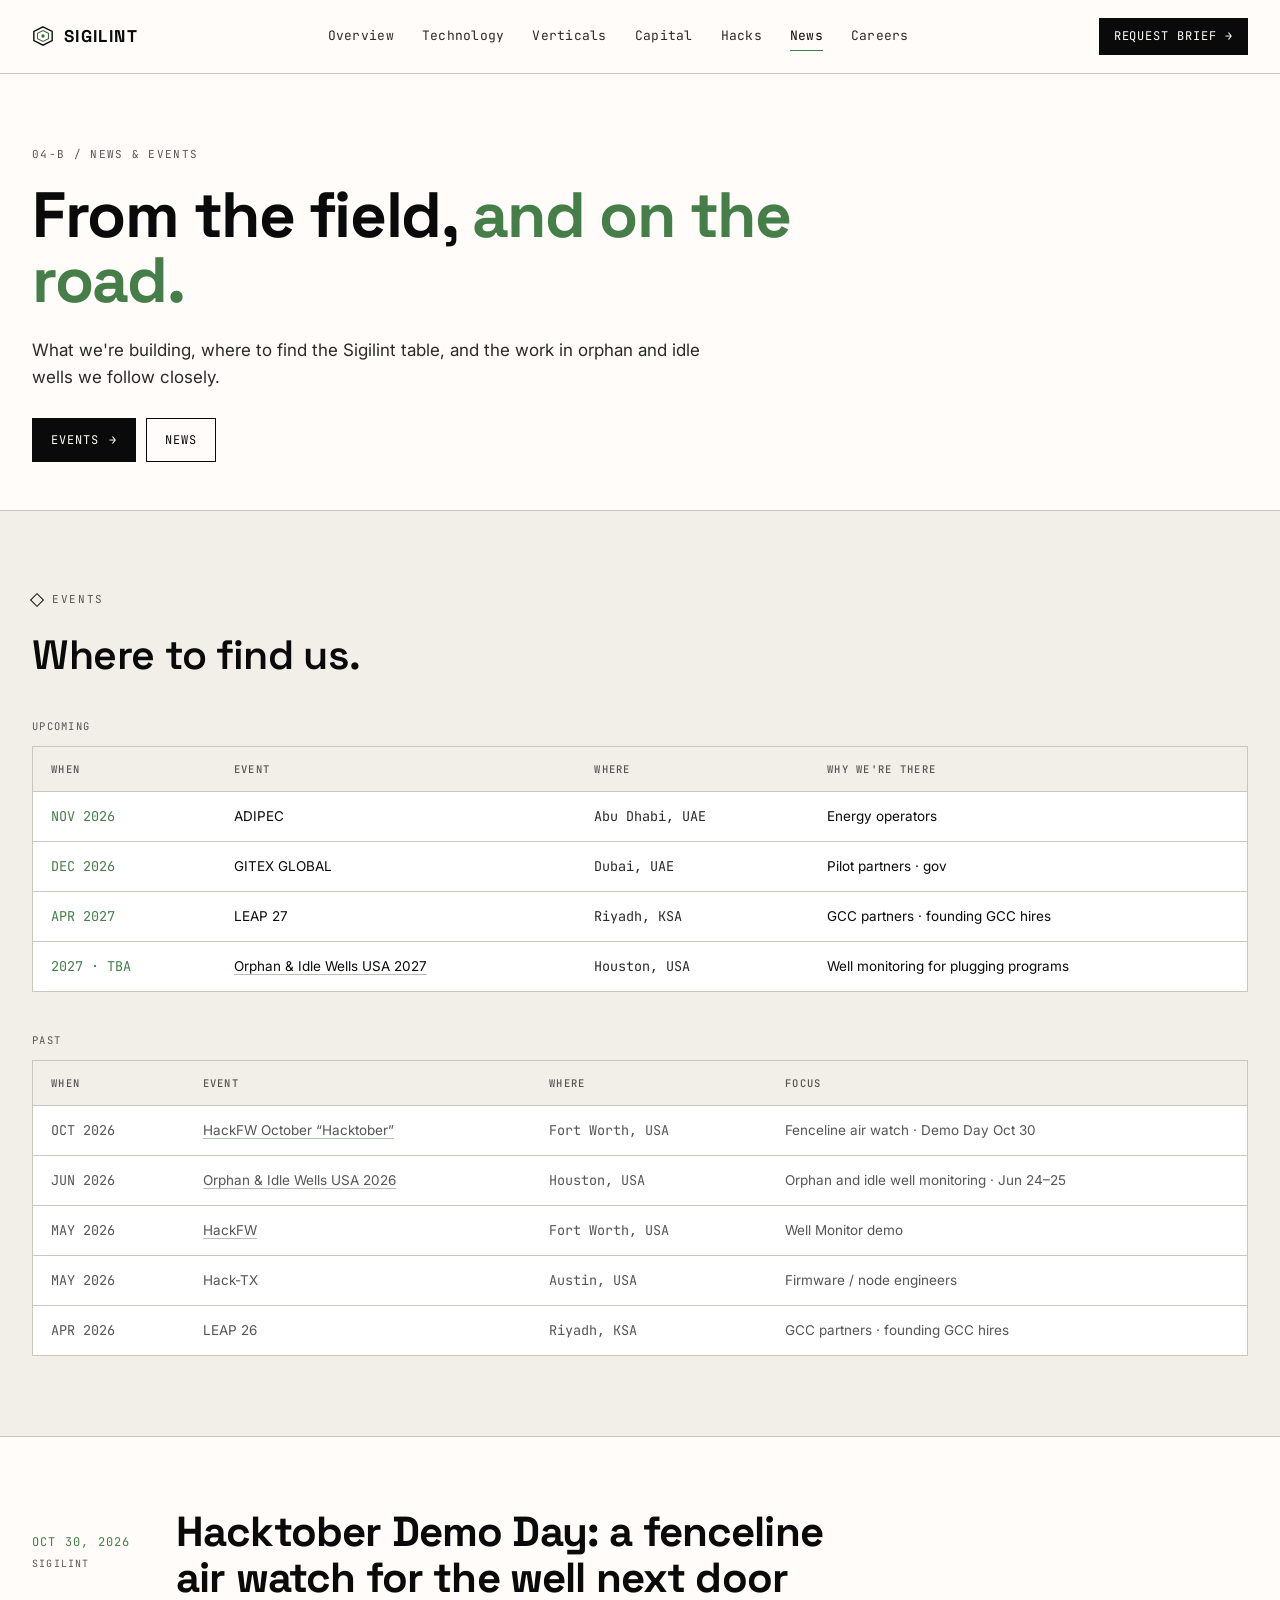
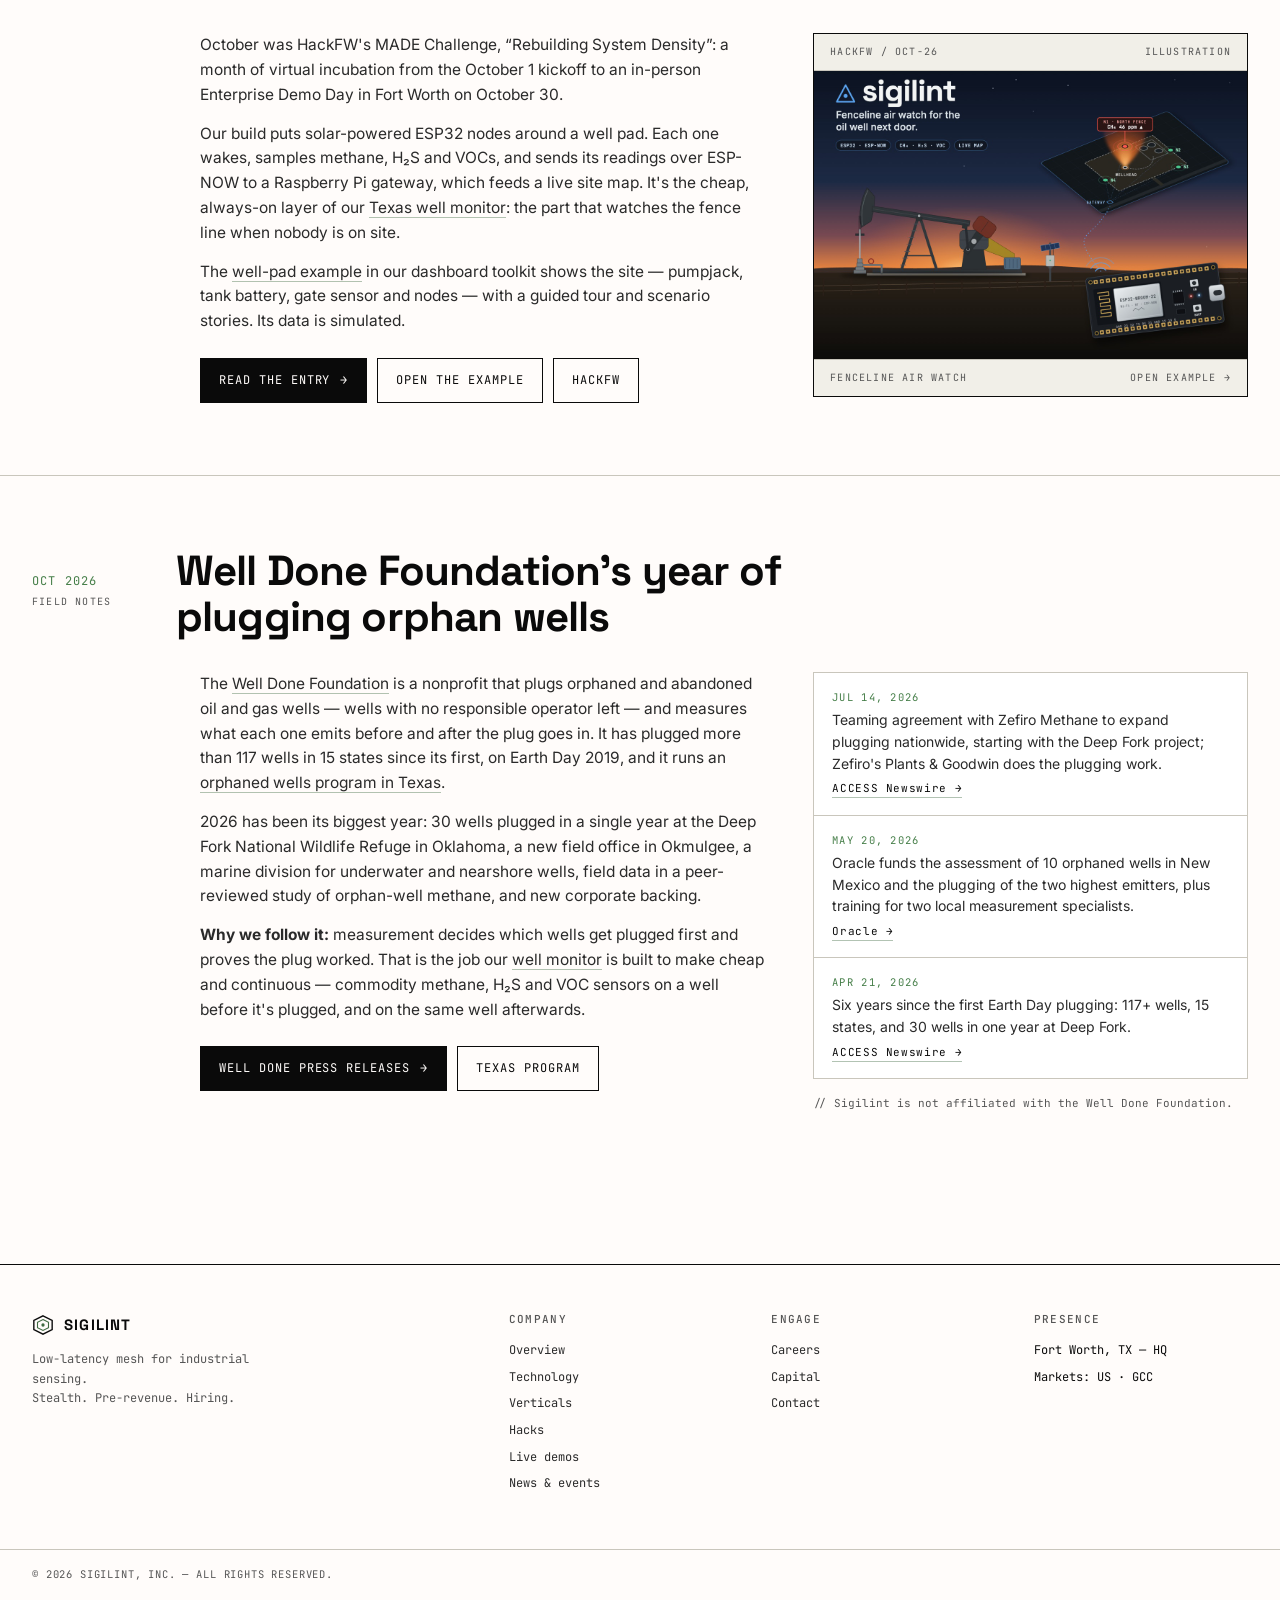
<file: news.html>
<!DOCTYPE html>
<html lang="en">
<head>
  <meta charset="UTF-8" />
  <meta name="viewport" content="width=device-width, initial-scale=1" />
  <title>SIGILINT — News &amp; Events</title>
  <link rel="stylesheet" href="styles.css" />
  <style>
    .page-hero { padding: 72px 0 48px; }
    .page-hero .crumbs { font-family: var(--mono); font-size: 11px; letter-spacing: 0.12em; text-transform: uppercase; color: var(--ink-3); margin-bottom: 20px; }
    .page-hero h1 { font-size: clamp(36px, 5vw, 64px); font-weight: 700; letter-spacing: -0.02em; line-height: 1.02; max-width: 20ch; }
    .page-hero h1 em { font-style: normal; color: var(--green); }
    .page-hero .lede { max-width: 62ch; margin-top: 24px; font-size: 17px; line-height: 1.55; }
    .page-hero .jump { display: flex; gap: 10px; flex-wrap: wrap; margin-top: 28px; }

    /* ----- News ----- */
    .story {
      border-top: 1px solid var(--rule);
      padding: 72px 0;
    }
    .story-head {
      display: grid;
      grid-template-columns: 120px 1fr;
      gap: 24px;
      align-items: baseline;
      margin-bottom: 32px;
    }
    .story-head .date { font-family: var(--mono); font-size: 12px; color: var(--green); letter-spacing: 0.1em; text-transform: uppercase; }
    .story-head .kind { display: block; margin-top: 4px; color: var(--ink-3); font-size: 10px; }
    .story-head h2 { font-family: var(--display); font-weight: 700; font-size: clamp(28px, 3.4vw, 42px); letter-spacing: -0.02em; margin: 0; max-width: 24ch; }
    .story-body {
      display: grid;
      grid-template-columns: 120px 1.3fr 1fr;
      gap: 24px 48px;
    }
    .story-body .copy { grid-column: 2; }
    .story-body .copy p { font-size: 15.5px; line-height: 1.6; margin-bottom: 14px; }
    .story-body .copy p a, .roundup a { border-bottom: 1px solid var(--green-line); }
    .story-body .links { display: flex; gap: 10px; flex-wrap: wrap; margin-top: 24px; }

    .shot {
      border: 1px solid var(--ink);
      background: var(--paper);
      overflow: hidden;
      display: block;
    }
    .shot .head, .shot .footer-row {
      padding: 10px 16px;
      background: var(--bg-2);
      display: flex;
      justify-content: space-between;
      font-family: var(--mono);
      font-size: 10px;
      letter-spacing: 0.12em;
      text-transform: uppercase;
      color: var(--ink-3);
    }
    .shot .head { border-bottom: 1px solid var(--rule); }
    .shot .footer-row { border-top: 1px solid var(--rule); }
    .shot img { display: block; width: 100%; height: auto; }
    a.shot:hover { color: inherit; border-color: var(--green); }

    .roundup { list-style: none; border: 1px solid var(--rule); background: var(--paper); }
    .roundup li { padding: 16px 18px; border-bottom: 1px solid var(--rule); }
    .roundup li:last-child { border-bottom: none; }
    .roundup .when { display: block; margin-bottom: 4px; font-family: var(--mono); font-size: 10.5px; letter-spacing: 0.12em; text-transform: uppercase; color: var(--green); }
    .roundup p { font-size: 14px; line-height: 1.55; color: var(--ink-2); }
    .roundup .src { display: inline-block; margin-top: 6px; font-family: var(--mono); font-size: 11px; letter-spacing: 0.06em; }
    .note { margin-top: 16px; font-family: var(--mono); font-size: 11px; color: var(--ink-3); }

    /* ----- Events table (same as careers) ----- */
    .events { width: 100%; border: 1px solid var(--rule); background: var(--paper); border-collapse: collapse; }
    .events th, .events td { padding: 14px 18px; text-align: left; border-bottom: 1px solid var(--rule); font-size: 13.5px; }
    .events th { font-family: var(--mono); font-size: 10.5px; letter-spacing: 0.12em; text-transform: uppercase; color: var(--ink-3); font-weight: 500; background: var(--bg-2); }
    .events tr:last-child td { border-bottom: none; }
    .events td.when { font-family: var(--mono); color: var(--green); white-space: nowrap; }
    .events td.where { font-family: var(--mono); color: var(--ink-2); }
    .events td a { border-bottom: 1px solid var(--green-line); }
    .events-label { margin: 40px 0 12px; font-family: var(--mono); font-size: 10.5px; letter-spacing: 0.12em; text-transform: uppercase; color: var(--ink-3); }
    .events-label:first-of-type { margin-top: 0; }
    .events.past td, .events.past td.when, .events.past td.where { color: var(--ink-3); }

    @media (max-width: 900px) {
      .story-head { grid-template-columns: 1fr; gap: 6px; }
      .story-body { grid-template-columns: 1fr; }
      .story-body .copy { grid-column: auto; }
      .events th:nth-child(4), .events td:nth-child(4) { display: none; }
      .events th, .events td { padding: 12px; }
    }
  </style>
</head>
<body>

  <main>
    <section class="page-hero">
      <div class="container">
        <div class="crumbs">04-B / News &amp; Events</div>
        <h1>From the field, <em>and on the road.</em></h1>
        <p class="lede">What we're building, where to find the Sigilint table, and the work in orphan and idle wells we follow closely.</p>
        <div class="jump">
          <a href="#events" class="btn">Events <span class="arrow">→</span></a>
          <a href="#news" class="btn ghost">News</a>
        </div>
      </div>
    </section>

    <!-- EVENTS -->
    <section class="section" id="events" style="background: var(--bg-2);">
      <div class="container">
        <div class="section-label">Events</div>
        <h2 style="max-width:22ch; margin-bottom: 32px;">Where to find us.</h2>

        <div class="events-label">Upcoming</div>
        <table class="events">
          <thead>
            <tr><th>When</th><th>Event</th><th>Where</th><th>Why we're there</th></tr>
          </thead>
          <tbody>
            <tr><td class="when">NOV 2026</td><td>ADIPEC</td><td class="where">Abu Dhabi, UAE</td><td>Energy operators</td></tr>
            <tr><td class="when">DEC 2026</td><td>GITEX GLOBAL</td><td class="where">Dubai, UAE</td><td>Pilot partners · gov</td></tr>
            <tr><td class="when">APR 2027</td><td>LEAP 27</td><td class="where">Riyadh, KSA</td><td>GCC partners · founding GCC hires</td></tr>
            <!-- TODO: add exact dates once IQ-Hub announces the 2027 edition -->
            <tr><td class="when">2027 · TBA</td><td><a href="https://www.orphan-idle-wells.com">Orphan &amp; Idle Wells USA 2027</a></td><td class="where">Houston, USA</td><td>Well monitoring for plugging programs</td></tr>
          </tbody>
        </table>

        <div class="events-label">Past</div>
        <table class="events past">
          <thead>
            <tr><th>When</th><th>Event</th><th>Where</th><th>Focus</th></tr>
          </thead>
          <tbody>
            <tr><td class="when">OCT 2026</td><td><a href="#hacktober">HackFW October “Hacktober”</a></td><td class="where">Fort Worth, USA</td><td>Fenceline air watch · Demo Day Oct 30</td></tr>
            <tr><td class="when">JUN 2026</td><td><a href="https://www.orphan-idle-wells.com">Orphan &amp; Idle Wells USA 2026</a></td><td class="where">Houston, USA</td><td>Orphan and idle well monitoring · Jun 24–25</td></tr>
            <tr><td class="when">MAY 2026</td><td><a href="hacks.html#spring">HackFW</a></td><td class="where">Fort Worth, USA</td><td>Well Monitor demo</td></tr>
            <tr><td class="when">MAY 2026</td><td>Hack-TX</td><td class="where">Austin, USA</td><td>Firmware / node engineers</td></tr>
            <tr><td class="when">APR 2026</td><td>LEAP 26</td><td class="where">Riyadh, KSA</td><td>GCC partners · founding GCC hires</td></tr>
          </tbody>
        </table>
      </div>
    </section>

    <!-- NEWS -->
    <div id="news"></div>

    <article class="story" id="hacktober">
      <div class="container">
        <div class="story-head">
          <div class="date">Oct 30, 2026<span class="kind">Sigilint</span></div>
          <h2>Hacktober Demo Day: a fenceline air watch for the well next door</h2>
        </div>
        <div class="story-body">
          <div class="copy">
            <p>October was HackFW's MADE Challenge, “Rebuilding System Density”: a month of virtual incubation from the October 1 kickoff to an in-person Enterprise Demo Day in Fort Worth on October 30.</p>
            <p>Our build puts solar-powered ESP32 nodes around a well pad. Each one wakes, samples methane, H₂S and VOCs, and sends its readings over ESP-NOW to a Raspberry Pi gateway, which feeds a live site map. It's the cheap, always-on layer of our <a href="https://wellmonitor.sigilint.com/">Texas well monitor</a>: the part that watches the fence line when nobody is on site.</p>
            <p>The <a href="https://toolkit.sigilint.com/well-pad/">well-pad example</a> in our dashboard toolkit shows the site — pumpjack, tank battery, gate sensor and nodes — with a guided tour and scenario stories. Its data is simulated.</p>
            <div class="links">
              <a href="hacks.html#hacktober" class="btn">Read the entry <span class="arrow">→</span></a>
              <a href="https://toolkit.sigilint.com/well-pad/" class="btn ghost">Open the example</a>
              <a href="https://hack.fwtx.city/" class="btn ghost">HackFW</a>
            </div>
          </div>
          <div>
            <a class="shot" href="https://toolkit.sigilint.com/well-pad/">
              <div class="head"><div>HACKFW / OCT-26</div><div>ILLUSTRATION</div></div>
              <img src="uploads/hackfw-october-fenceline.jpg" width="1200" height="800" alt="Illustration: a pumpjack at dusk, a fenceline map with a methane plume at the north fence node, and an ESP32 board" />
              <div class="footer-row"><div>FENCELINE AIR WATCH</div><div>OPEN EXAMPLE →</div></div>
            </a>
          </div>
        </div>
      </div>
    </article>

    <article class="story" id="well-done">
      <div class="container">
        <div class="story-head">
          <div class="date">Oct 2026<span class="kind">Field notes</span></div>
          <h2>Well Done Foundation's year of plugging orphan wells</h2>
        </div>
        <div class="story-body">
          <div class="copy">
            <p>The <a href="https://welldonefoundation.org">Well Done Foundation</a> is a nonprofit that plugs orphaned and abandoned oil and gas wells — wells with no responsible operator left — and measures what each one emits before and after the plug goes in. It has plugged more than 117 wells in 15 states since its first, on Earth Day 2019, and it runs an <a href="https://welldonefoundation.org/texas-orphaned-wells/">orphaned wells program in Texas</a>.</p>
            <p>2026 has been its biggest year: 30 wells plugged in a single year at the Deep Fork National Wildlife Refuge in Oklahoma, a new field office in Okmulgee, a marine division for underwater and nearshore wells, field data in a peer-reviewed study of orphan-well methane, and new corporate backing.</p>
            <p><strong>Why we follow it:</strong> measurement decides which wells get plugged first and proves the plug worked. That is the job our <a href="https://wellmonitor.sigilint.com/">well monitor</a> is built to make cheap and continuous — commodity methane, H₂S and VOC sensors on a well before it's plugged, and on the same well afterwards.</p>
            <div class="links">
              <a href="https://welldonefoundation.org/category/press-release/" class="btn">Well Done press releases <span class="arrow">→</span></a>
              <a href="https://welldonefoundation.org/texas-orphaned-wells/" class="btn ghost">Texas program</a>
            </div>
          </div>
          <div>
            <ul class="roundup">
              <li>
                <span class="when">Jul 14, 2026</span>
                <p>Teaming agreement with Zefiro Methane to expand plugging nationwide, starting with the Deep Fork project; Zefiro's Plants &amp; Goodwin does the plugging work.</p>
                <a class="src" href="https://www.accessnewswire.com/newsroom/en/oil-gas-and-energy/well-done-foundation-and-zefiro-methane-corp.-announce-teaming-agreement-to-expa-1190385">ACCESS Newswire →</a>
              </li>
              <li>
                <span class="when">May 20, 2026</span>
                <p>Oracle funds the assessment of 10 orphaned wells in New Mexico and the plugging of the two highest emitters, plus training for two local measurement specialists.</p>
                <a class="src" href="https://www.oracle.com/news/announcement/oracle-teams-up-with-well-done-foundation-to-plug-abandoned-oil-and-gas-wells-in-new-mexico-2026-05-20">Oracle →</a>
              </li>
              <li>
                <span class="when">Apr 21, 2026</span>
                <p>Six years since the first Earth Day plugging: 117+ wells, 15 states, and 30 wells in one year at Deep Fork.</p>
                <a class="src" href="https://www.accessnewswire.com/newsroom/en/oil-gas-and-energy/well-done-foundation-marks-six-years-since-first-earth-day-well-plugging-highlig-1159117">ACCESS Newswire →</a>
              </li>
            </ul>
            <div class="note">// Sigilint is not affiliated with the Well Done Foundation.</div>
          </div>
        </div>
      </div>
    </article>
  </main>

  <script src="shared.js"></script>
</body>
</html>
</file>
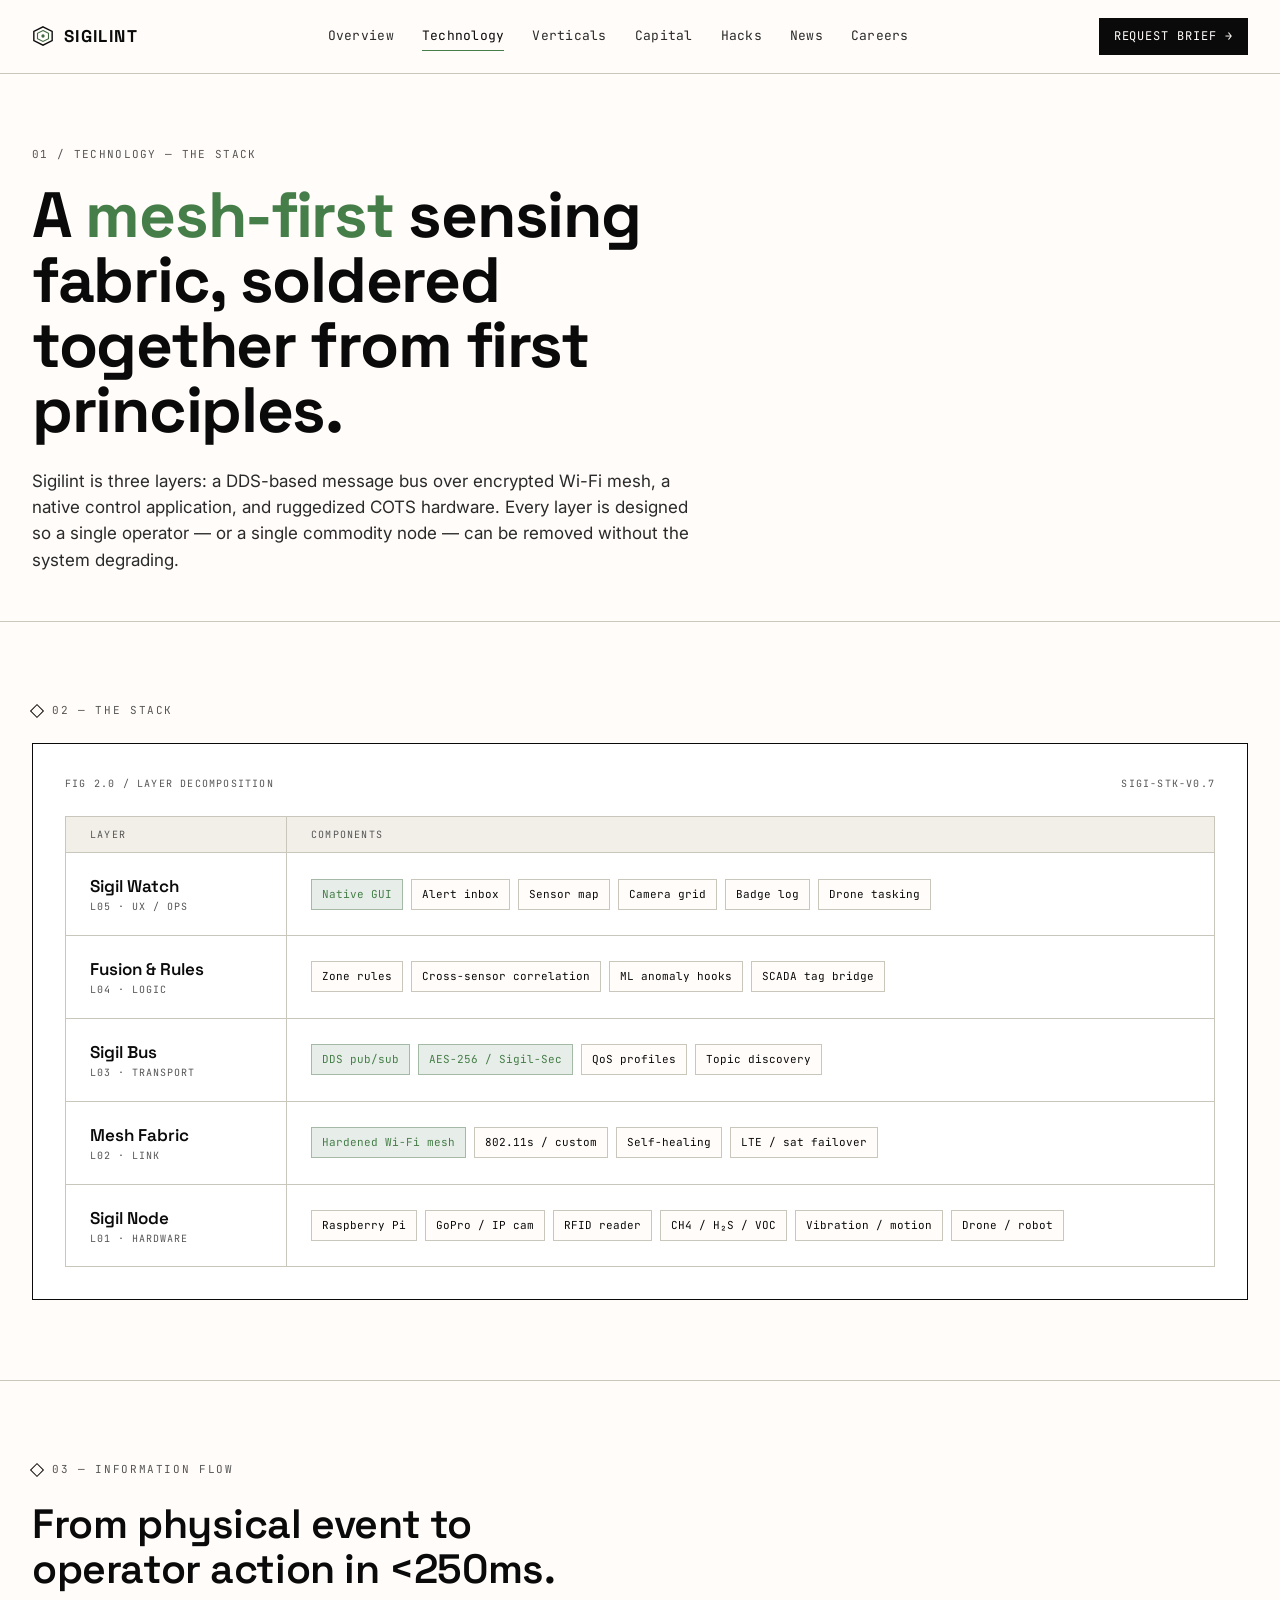
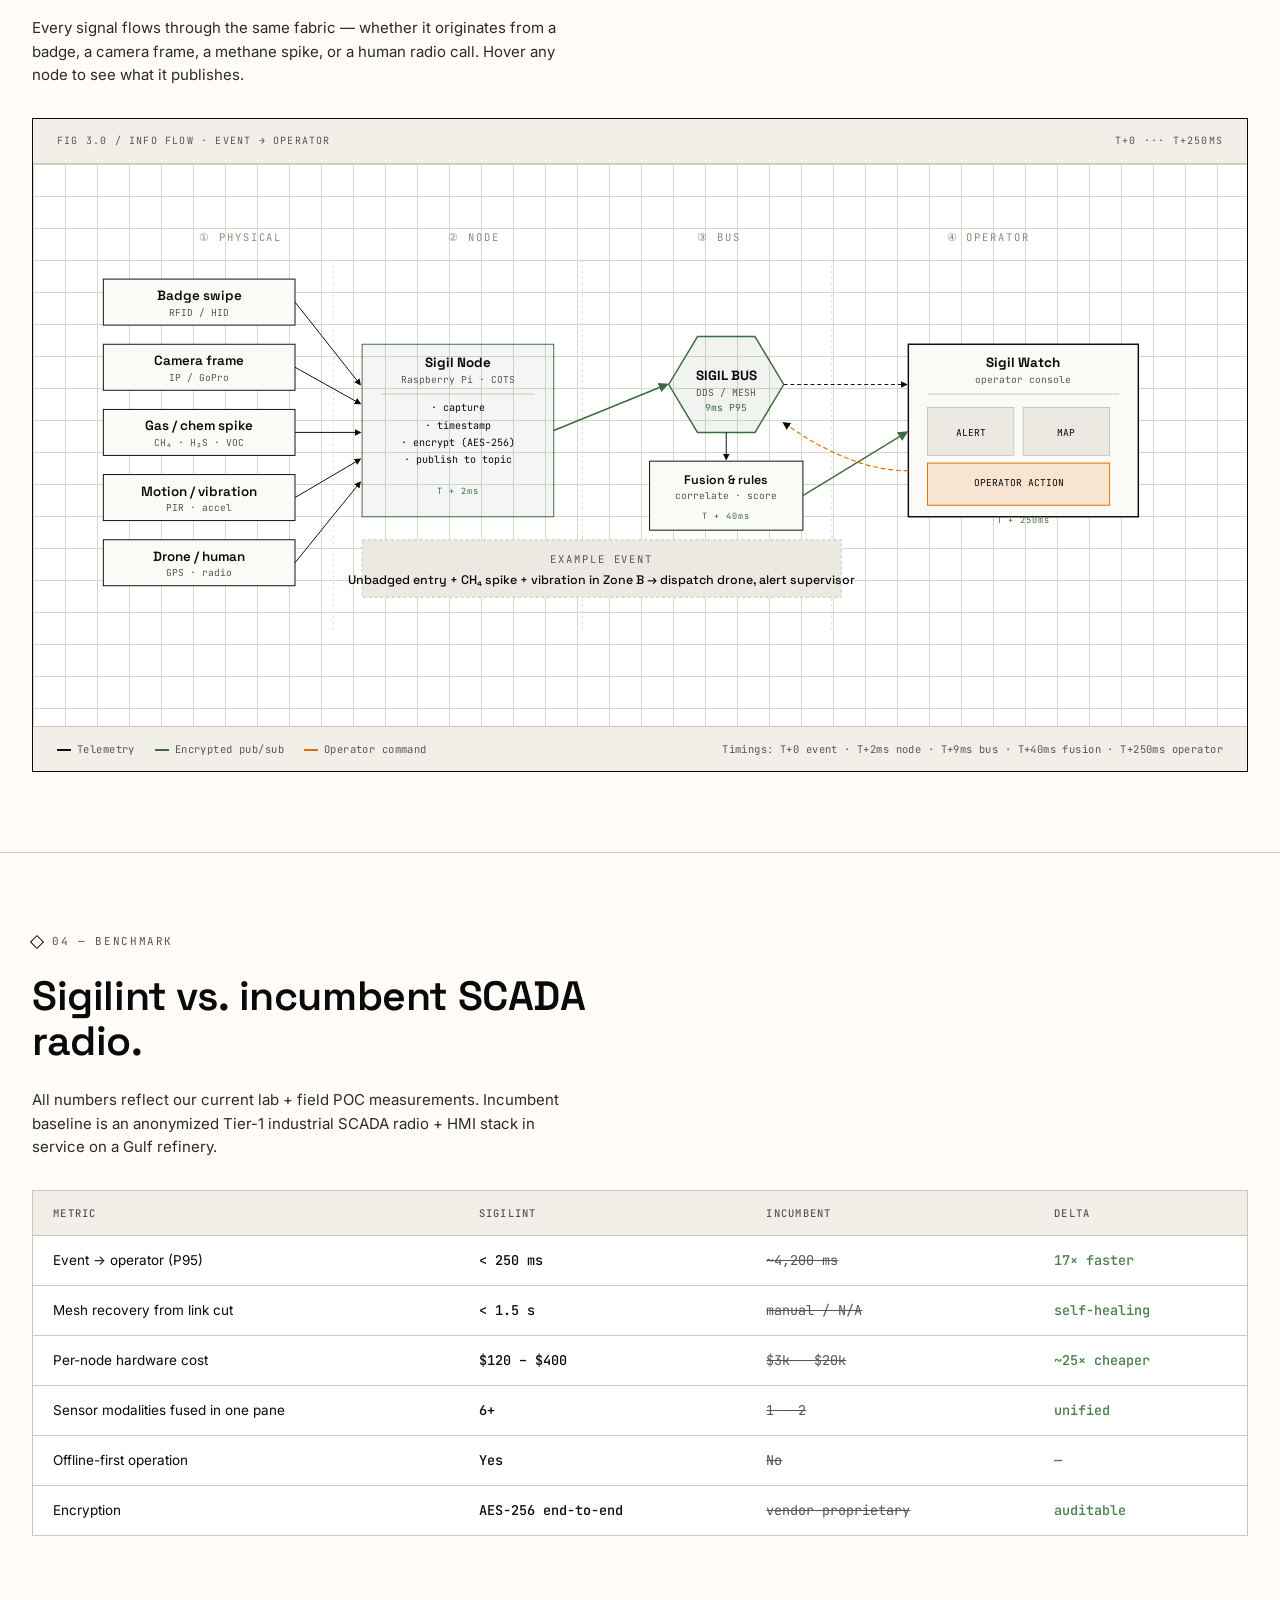
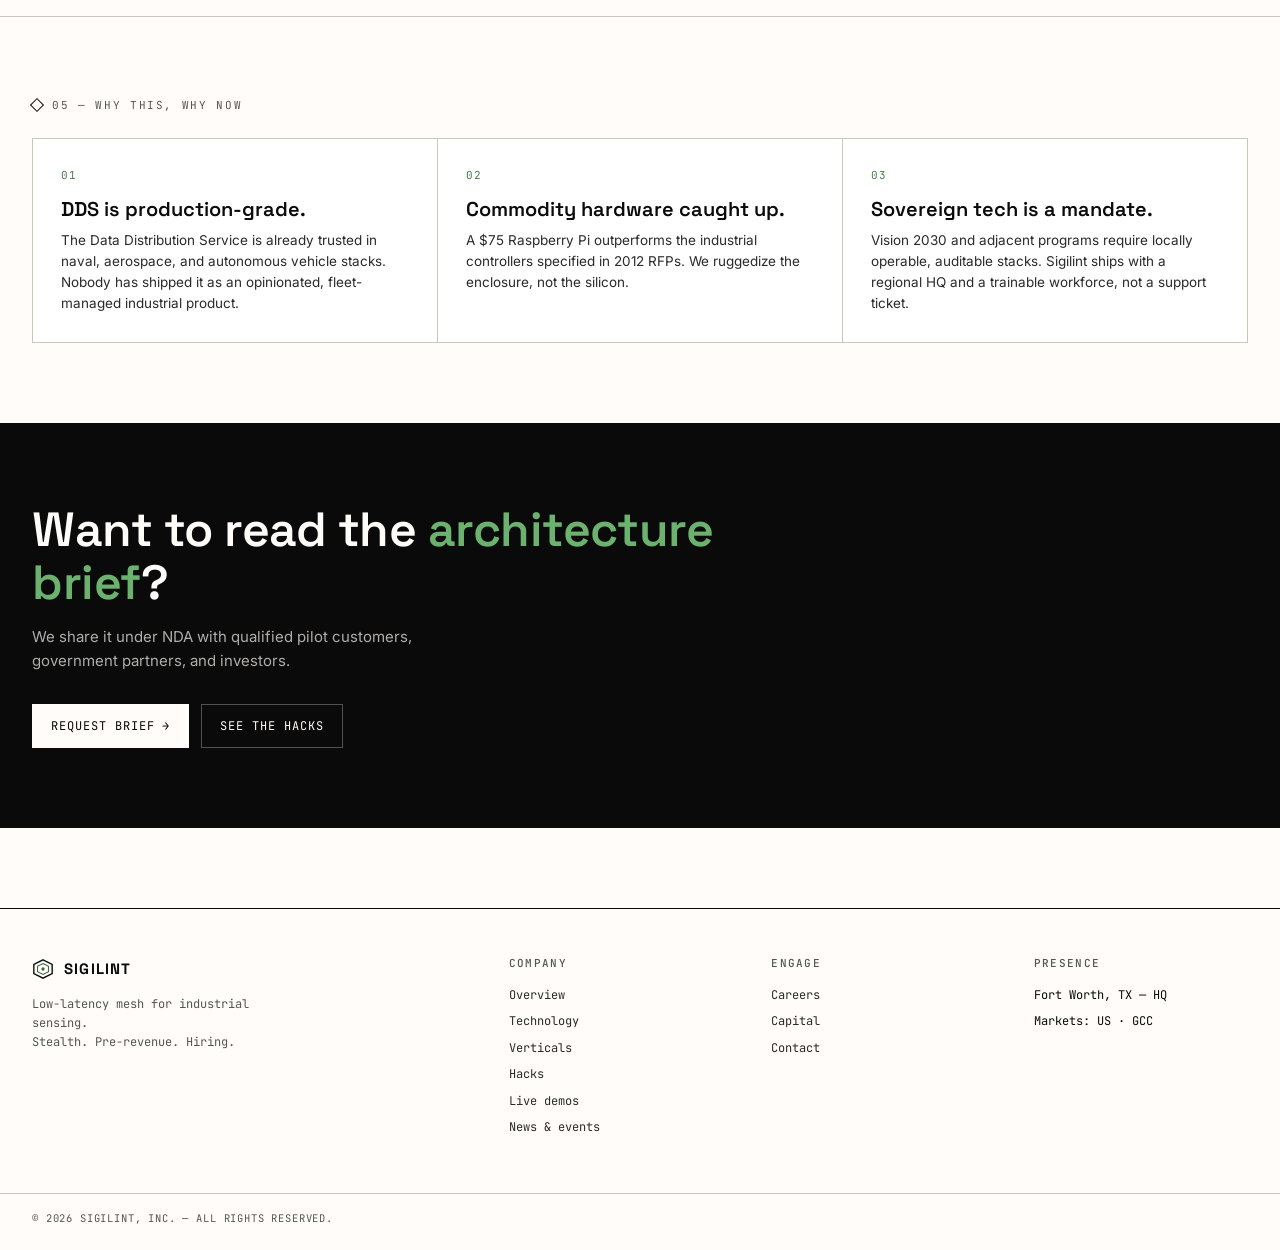
<file: technology.html>
<!DOCTYPE html>
<html lang="en">
<head>
  <meta charset="UTF-8" />
  <meta name="viewport" content="width=device-width, initial-scale=1" />
  <title>SIGILINT — Technology</title>
  <link rel="stylesheet" href="styles.css" />
  <style>
    .page-hero {
      padding: 72px 0 48px;
    }
    .page-hero .crumbs {
      font-family: var(--mono);
      font-size: 11px;
      letter-spacing: 0.12em;
      text-transform: uppercase;
      color: var(--ink-3);
      margin-bottom: 20px;
    }
    .page-hero h1 {
      font-size: clamp(36px, 5vw, 64px);
      font-weight: 700;
      letter-spacing: -0.02em;
      line-height: 1.02;
      max-width: 18ch;
    }
    .page-hero h1 em {
      font-style: normal;
      color: var(--green);
    }
    .page-hero .lede {
      max-width: 60ch;
      margin-top: 24px;
      font-size: 17px;
      line-height: 1.55;
    }

    /* ============ Stack diagram ============ */
    .stack-wrap {
      border: 1px solid var(--ink);
      background: var(--paper);
      padding: 32px;
      position: relative;
    }
    .stack-wrap .corners {
      display: flex;
      justify-content: space-between;
      font-family: var(--mono);
      font-size: 10px;
      letter-spacing: 0.12em;
      text-transform: uppercase;
      color: var(--ink-3);
      margin-bottom: 24px;
    }
    .stack-layers {
      display: grid;
      grid-template-columns: 220px 1fr;
      gap: 1px;
      background: var(--rule);
      border: 1px solid var(--rule);
    }
    .stack-layer {
      background: var(--paper);
      padding: 20px 24px;
      display: flex;
      align-items: center;
      gap: 20px;
    }
    .stack-layer.hdr {
      background: var(--bg-2);
      font-family: var(--mono);
      font-size: 10px;
      letter-spacing: 0.12em;
      text-transform: uppercase;
      color: var(--ink-3);
      padding: 10px 24px;
    }
    .stack-layer .name {
      font-family: var(--display);
      font-weight: 600;
      font-size: 17px;
    }
    .stack-layer .code {
      font-family: var(--mono);
      font-size: 10px;
      color: var(--ink-3);
      letter-spacing: 0.1em;
    }
    .stack-layer .boxes {
      display: flex;
      gap: 8px;
      flex-wrap: wrap;
    }
    .stack-layer .box {
      font-family: var(--mono);
      font-size: 11px;
      padding: 6px 10px;
      border: 1px solid var(--rule);
      background: var(--bg);
    }
    .stack-layer .box.accent {
      border-color: var(--green-line);
      background: var(--green-soft);
      color: var(--green);
    }

    /* ============ Info flow diagram ============ */
    .flow-wrap {
      border: 1px solid var(--ink);
      background: var(--paper);
      padding: 0;
      position: relative;
      overflow: hidden;
    }
    .flow-head {
      padding: 14px 24px;
      border-bottom: 1px solid var(--rule);
      background: var(--bg-2);
      display: flex;
      justify-content: space-between;
      font-family: var(--mono);
      font-size: 10px;
      letter-spacing: 0.12em;
      text-transform: uppercase;
      color: var(--ink-3);
    }
    .flow-body {
      padding: 48px 32px;
      position: relative;
      background-image:
        linear-gradient(var(--rule-2) 1px, transparent 1px),
        linear-gradient(90deg, var(--rule-2) 1px, transparent 1px);
      background-size: 32px 32px;
      min-height: 480px;
    }
    .flow-legend {
      display: flex;
      gap: 20px;
      padding: 14px 24px;
      border-top: 1px solid var(--rule);
      background: var(--bg-2);
      font-family: var(--mono);
      font-size: 10.5px;
      color: var(--ink-3);
      letter-spacing: 0.04em;
      flex-wrap: wrap;
    }
    .flow-legend .swatch {
      display: inline-block;
      width: 14px; height: 2px;
      vertical-align: middle;
      margin-right: 6px;
    }

    /* ============ Specs table ============ */
    .spec-table {
      width: 100%;
      border: 1px solid var(--rule);
      background: var(--paper);
      border-collapse: collapse;
    }
    .spec-table th, .spec-table td {
      padding: 14px 20px;
      text-align: left;
      border-bottom: 1px solid var(--rule);
      font-size: 13.5px;
    }
    .spec-table th {
      font-family: var(--mono);
      font-size: 10.5px;
      letter-spacing: 0.12em;
      text-transform: uppercase;
      color: var(--ink-3);
      font-weight: 500;
      background: var(--bg-2);
    }
    .spec-table td.metric {
      font-family: var(--mono);
      color: var(--ink);
      font-weight: 500;
    }
    .spec-table td.vs {
      color: var(--ink-3);
      text-decoration: line-through;
      font-family: var(--mono);
    }
    .spec-table tr:last-child td { border-bottom: none; }

    /* ============ Why us ============ */
    .why-grid {
      display: grid;
      grid-template-columns: repeat(3, 1fr);
      gap: 1px;
      background: var(--rule);
      border: 1px solid var(--rule);
    }
    .why-grid .cell {
      background: var(--paper);
      padding: 28px;
    }
    .why-grid .cell .num {
      font-family: var(--mono);
      font-size: 11px;
      color: var(--green);
      letter-spacing: 0.12em;
      margin-bottom: 14px;
    }
    .why-grid .cell h3 {
      font-family: var(--display);
      font-weight: 600;
      font-size: 20px;
      margin-bottom: 10px;
    }
    .why-grid .cell p { font-size: 13.5px; line-height: 1.55; }

    @media (max-width: 900px) {
      .stack-layers { grid-template-columns: 1fr; }
      .why-grid { grid-template-columns: 1fr; }
    }
  </style>
</head>
<body>

  <main>
    <section class="page-hero">
      <div class="container">
        <div class="crumbs">01 / Technology — The Stack</div>
        <h1>A <em>mesh-first</em> sensing fabric, soldered together from first principles.</h1>
        <p class="lede">Sigilint is three layers: a DDS-based message bus over encrypted Wi-Fi mesh, a native control application, and ruggedized COTS hardware. Every layer is designed so a single operator — or a single commodity node — can be removed without the system degrading.</p>
      </div>
    </section>

    <!-- STACK DIAGRAM -->
    <section class="section" style="border-top:1px solid var(--rule);">
      <div class="container">
        <div class="section-label">02 — The Stack</div>
        <div class="stack-wrap">
          <div class="corners">
            <div>FIG 2.0 / LAYER DECOMPOSITION</div>
            <div>SIGI-STK-v0.7</div>
          </div>
          <div class="stack-layers">
            <div class="stack-layer hdr"><span>Layer</span></div>
            <div class="stack-layer hdr"><span>Components</span></div>

            <div class="stack-layer">
              <div>
                <div class="name">Sigil Watch</div>
                <div class="code">L05 · UX / OPS</div>
              </div>
            </div>
            <div class="stack-layer">
              <div class="boxes">
                <span class="box accent">Native GUI</span>
                <span class="box">Alert inbox</span>
                <span class="box">Sensor map</span>
                <span class="box">Camera grid</span>
                <span class="box">Badge log</span>
                <span class="box">Drone tasking</span>
              </div>
            </div>

            <div class="stack-layer">
              <div>
                <div class="name">Fusion &amp; Rules</div>
                <div class="code">L04 · LOGIC</div>
              </div>
            </div>
            <div class="stack-layer">
              <div class="boxes">
                <span class="box">Zone rules</span>
                <span class="box">Cross-sensor correlation</span>
                <span class="box">ML anomaly hooks</span>
                <span class="box">SCADA tag bridge</span>
              </div>
            </div>

            <div class="stack-layer">
              <div>
                <div class="name">Sigil Bus</div>
                <div class="code">L03 · TRANSPORT</div>
              </div>
            </div>
            <div class="stack-layer">
              <div class="boxes">
                <span class="box accent">DDS pub/sub</span>
                <span class="box accent">AES-256 / Sigil-Sec</span>
                <span class="box">QoS profiles</span>
                <span class="box">Topic discovery</span>
              </div>
            </div>

            <div class="stack-layer">
              <div>
                <div class="name">Mesh Fabric</div>
                <div class="code">L02 · LINK</div>
              </div>
            </div>
            <div class="stack-layer">
              <div class="boxes">
                <span class="box accent">Hardened Wi-Fi mesh</span>
                <span class="box">802.11s / custom</span>
                <span class="box">Self-healing</span>
                <span class="box">LTE / sat failover</span>
              </div>
            </div>

            <div class="stack-layer">
              <div>
                <div class="name">Sigil Node</div>
                <div class="code">L01 · HARDWARE</div>
              </div>
            </div>
            <div class="stack-layer">
              <div class="boxes">
                <span class="box">Raspberry Pi</span>
                <span class="box">GoPro / IP cam</span>
                <span class="box">RFID reader</span>
                <span class="box">CH4 / H₂S / VOC</span>
                <span class="box">Vibration / motion</span>
                <span class="box">Drone / robot</span>
              </div>
            </div>
          </div>
        </div>
      </div>
    </section>

    <!-- INFO FLOW DIAGRAM -->
    <section class="section">
      <div class="container">
        <div class="section-label">03 — Information Flow</div>
        <h2 style="max-width: 22ch; margin-bottom: 24px;">From physical event to operator action in &lt;250ms.</h2>
        <p style="margin-bottom: 32px;">Every signal flows through the same fabric — whether it originates from a badge, a camera frame, a methane spike, or a human radio call. Hover any node to see what it publishes.</p>

        <div class="flow-wrap">
          <div class="flow-head">
            <div>FIG 3.0 / INFO FLOW · EVENT → OPERATOR</div>
            <div>T+0 ··· T+250ms</div>
          </div>
          <div class="flow-body">
            <svg viewBox="0 0 1200 480" xmlns="http://www.w3.org/2000/svg" style="width:100%;height:auto;">
              <defs>
                <marker id="arrow" viewBox="0 0 10 10" refX="8" refY="5" markerWidth="7" markerHeight="7" orient="auto">
                  <path d="M 0 0 L 10 5 L 0 10 z" fill="#0a0a0a"/>
                </marker>
                <marker id="arrow-g" viewBox="0 0 10 10" refX="8" refY="5" markerWidth="7" markerHeight="7" orient="auto">
                  <path d="M 0 0 L 10 5 L 0 10 z" fill="oklch(0.48 0.08 145)"/>
                </marker>
              </defs>

              <!-- column headers -->
              <g font-family="JetBrains Mono" font-size="11" fill="#8a8a85" letter-spacing="2" text-transform="uppercase">
                <text x="140" y="30">① PHYSICAL</text>
                <text x="400" y="30">② NODE</text>
                <text x="660" y="30">③ BUS</text>
                <text x="920" y="30">④ OPERATOR</text>
              </g>
              <g stroke="#d9d6cc" stroke-dasharray="2 4">
                <line x1="280" y1="50" x2="280" y2="440"/>
                <line x1="540" y1="50" x2="540" y2="440"/>
                <line x1="800" y1="50" x2="800" y2="440"/>
              </g>

              <!-- physical sources (col 1) -->
              <g class="flow-node" data-topic="physical/badge/ingress">
                <rect x="40" y="70" width="200" height="48" fill="#fafaf7" stroke="#0a0a0a" stroke-width="1"/>
                <text x="140" y="92" text-anchor="middle" font-family="Space Grotesk" font-size="14" font-weight="600" fill="#0a0a0a">Badge swipe</text>
                <text x="140" y="108" text-anchor="middle" font-family="JetBrains Mono" font-size="10" fill="#555">RFID / HID</text>
              </g>
              <g class="flow-node">
                <rect x="40" y="138" width="200" height="48" fill="#fafaf7" stroke="#0a0a0a" stroke-width="1"/>
                <text x="140" y="160" text-anchor="middle" font-family="Space Grotesk" font-size="14" font-weight="600" fill="#0a0a0a">Camera frame</text>
                <text x="140" y="176" text-anchor="middle" font-family="JetBrains Mono" font-size="10" fill="#555">IP / GoPro</text>
              </g>
              <g class="flow-node">
                <rect x="40" y="206" width="200" height="48" fill="#fafaf7" stroke="#0a0a0a" stroke-width="1"/>
                <text x="140" y="228" text-anchor="middle" font-family="Space Grotesk" font-size="14" font-weight="600" fill="#0a0a0a">Gas / chem spike</text>
                <text x="140" y="244" text-anchor="middle" font-family="JetBrains Mono" font-size="10" fill="#555">CH₄ · H₂S · VOC</text>
              </g>
              <g class="flow-node">
                <rect x="40" y="274" width="200" height="48" fill="#fafaf7" stroke="#0a0a0a" stroke-width="1"/>
                <text x="140" y="296" text-anchor="middle" font-family="Space Grotesk" font-size="14" font-weight="600" fill="#0a0a0a">Motion / vibration</text>
                <text x="140" y="312" text-anchor="middle" font-family="JetBrains Mono" font-size="10" fill="#555">PIR · accel</text>
              </g>
              <g class="flow-node">
                <rect x="40" y="342" width="200" height="48" fill="#fafaf7" stroke="#0a0a0a" stroke-width="1"/>
                <text x="140" y="364" text-anchor="middle" font-family="Space Grotesk" font-size="14" font-weight="600" fill="#0a0a0a">Drone / human</text>
                <text x="140" y="380" text-anchor="middle" font-family="JetBrains Mono" font-size="10" fill="#555">GPS · radio</text>
              </g>

              <!-- node processing (col 2) -->
              <g>
                <rect x="310" y="138" width="200" height="180" fill="oklch(0.48 0.08 145 / 0.06)" stroke="oklch(0.48 0.08 145)" stroke-width="1"/>
                <text x="410" y="162" text-anchor="middle" font-family="Space Grotesk" font-size="14" font-weight="700" fill="#0a0a0a">Sigil Node</text>
                <text x="410" y="178" text-anchor="middle" font-family="JetBrains Mono" font-size="10" fill="#555">Raspberry Pi · COTS</text>
                <line x1="330" y1="190" x2="490" y2="190" stroke="#c9c6bc"/>
                <text x="410" y="208" text-anchor="middle" font-family="JetBrains Mono" font-size="10.5" fill="#0a0a0a">· capture</text>
                <text x="410" y="226" text-anchor="middle" font-family="JetBrains Mono" font-size="10.5" fill="#0a0a0a">· timestamp</text>
                <text x="410" y="244" text-anchor="middle" font-family="JetBrains Mono" font-size="10.5" fill="#0a0a0a">· encrypt (AES-256)</text>
                <text x="410" y="262" text-anchor="middle" font-family="JetBrains Mono" font-size="10.5" fill="#0a0a0a">· publish to topic</text>
                <text x="410" y="294" text-anchor="middle" font-family="JetBrains Mono" font-size="9" fill="oklch(0.48 0.08 145)" letter-spacing="1">T + 2ms</text>
              </g>

              <!-- bus (col 3) -->
              <g>
                <polygon points="660,130 720,130 750,180 720,230 660,230 630,180" fill="oklch(0.48 0.08 145 / 0.08)" stroke="oklch(0.48 0.08 145)" stroke-width="1.5"/>
                <text x="690" y="175" text-anchor="middle" font-family="Space Grotesk" font-size="14" font-weight="700" fill="#0a0a0a">SIGIL BUS</text>
                <text x="690" y="192" text-anchor="middle" font-family="JetBrains Mono" font-size="10" fill="#555">DDS / MESH</text>
                <text x="690" y="208" text-anchor="middle" font-family="JetBrains Mono" font-size="10" fill="oklch(0.48 0.08 145)">9ms P95</text>
              </g>

              <!-- fusion block (col 3 lower) -->
              <g>
                <rect x="610" y="260" width="160" height="72" fill="#fafaf7" stroke="#0a0a0a" stroke-width="1"/>
                <text x="690" y="284" text-anchor="middle" font-family="Space Grotesk" font-size="13" font-weight="600" fill="#0a0a0a">Fusion &amp; rules</text>
                <text x="690" y="300" text-anchor="middle" font-family="JetBrains Mono" font-size="10" fill="#555">correlate · score</text>
                <text x="690" y="320" text-anchor="middle" font-family="JetBrains Mono" font-size="9" fill="oklch(0.48 0.08 145)" letter-spacing="1">T + 40ms</text>
              </g>

              <!-- operator (col 4) -->
              <g>
                <rect x="880" y="138" width="240" height="180" fill="#fafaf7" stroke="#0a0a0a" stroke-width="1.5"/>
                <text x="1000" y="162" text-anchor="middle" font-family="Space Grotesk" font-size="14" font-weight="700" fill="#0a0a0a">Sigil Watch</text>
                <text x="1000" y="178" text-anchor="middle" font-family="JetBrains Mono" font-size="10" fill="#555">operator console</text>
                <line x1="900" y1="190" x2="1100" y2="190" stroke="#c9c6bc"/>
                <rect x="900" y="204" width="90" height="50" fill="#ebe9e1" stroke="#c9c6bc"/>
                <text x="945" y="234" text-anchor="middle" font-family="JetBrains Mono" font-size="10" fill="#0a0a0a">ALERT</text>
                <rect x="1000" y="204" width="90" height="50" fill="#ebe9e1" stroke="#c9c6bc"/>
                <text x="1045" y="234" text-anchor="middle" font-family="JetBrains Mono" font-size="10" fill="#0a0a0a">MAP</text>
                <rect x="900" y="262" width="190" height="44" fill="oklch(0.66 0.18 55 / 0.15)" stroke="oklch(0.66 0.18 55)"/>
                <text x="995" y="286" text-anchor="middle" font-family="JetBrains Mono" font-size="10" fill="#0a0a0a">OPERATOR ACTION</text>
                <text x="1000" y="325" text-anchor="middle" font-family="JetBrains Mono" font-size="9" fill="oklch(0.48 0.08 145)" letter-spacing="1">T + 250ms</text>
              </g>

              <!-- Event summary along bottom -->
              <g>
                <rect x="310" y="342" width="500" height="60" fill="#ebe9e1" stroke="#c9c6bc" stroke-dasharray="3 3"/>
                <text x="560" y="366" text-anchor="middle" font-family="JetBrains Mono" font-size="11" fill="#555" letter-spacing="2">EXAMPLE EVENT</text>
                <text x="560" y="388" text-anchor="middle" font-family="Space Grotesk" font-size="13" font-weight="500" fill="#0a0a0a">
                  Unbadged entry + CH₄ spike + vibration in Zone B → dispatch drone, alert supervisor
                </text>
              </g>

              <!-- arrows: physical → node -->
              <g stroke="#0a0a0a" stroke-width="1" fill="none" marker-end="url(#arrow)">
                <line x1="240" y1="94" x2="308" y2="180"/>
                <line x1="240" y1="162" x2="308" y2="200"/>
                <line x1="240" y1="230" x2="308" y2="230"/>
                <line x1="240" y1="298" x2="308" y2="258"/>
                <line x1="240" y1="366" x2="308" y2="282"/>
              </g>
              <!-- arrows: node → bus -->
              <g stroke="oklch(0.48 0.08 145)" stroke-width="1.5" fill="none" marker-end="url(#arrow-g)">
                <line x1="510" y1="228" x2="628" y2="180"/>
              </g>
              <!-- arrows: bus → fusion -->
              <g stroke="#0a0a0a" stroke-width="1" fill="none" marker-end="url(#arrow)">
                <line x1="690" y1="230" x2="690" y2="258"/>
              </g>
              <!-- fusion → operator -->
              <g stroke="oklch(0.48 0.08 145)" stroke-width="1.5" fill="none" marker-end="url(#arrow-g)">
                <line x1="770" y1="296" x2="878" y2="230"/>
              </g>
              <!-- bus → operator direct (telemetry stream) -->
              <g stroke="#0a0a0a" stroke-width="1" stroke-dasharray="4 3" fill="none" marker-end="url(#arrow)">
                <line x1="750" y1="180" x2="878" y2="180"/>
              </g>
              <!-- operator → bus (command) -->
              <g stroke="oklch(0.66 0.18 55)" stroke-width="1.2" fill="none" marker-end="url(#arrow)" stroke-dasharray="5 3">
                <path d="M 880 270 Q 820 270 750 220"/>
              </g>
            </svg>
          </div>
          <div class="flow-legend">
            <span><span class="swatch" style="background:#0a0a0a"></span>Telemetry</span>
            <span><span class="swatch" style="background:oklch(0.48 0.08 145)"></span>Encrypted pub/sub</span>
            <span><span class="swatch" style="background:oklch(0.66 0.18 55)"></span>Operator command</span>
            <span style="margin-left:auto;">Timings: T+0 event · T+2ms node · T+9ms bus · T+40ms fusion · T+250ms operator</span>
          </div>
        </div>
      </div>
    </section>

    <!-- SPECS VS INCUMBENT -->
    <section class="section">
      <div class="container">
        <div class="section-label">04 — Benchmark</div>
        <h2 style="max-width:22ch;margin-bottom:24px;">Sigilint vs. incumbent SCADA radio.</h2>
        <p style="margin-bottom:32px;">All numbers reflect our current lab + field POC measurements. Incumbent baseline is an anonymized Tier-1 industrial SCADA radio + HMI stack in service on a Gulf refinery.</p>
        <table class="spec-table">
          <thead>
            <tr>
              <th>Metric</th>
              <th>Sigilint</th>
              <th>Incumbent</th>
              <th>Delta</th>
            </tr>
          </thead>
          <tbody>
            <tr>
              <td>Event → operator (P95)</td>
              <td class="metric">&lt; 250 ms</td>
              <td class="vs">~4,200 ms</td>
              <td class="metric" style="color:var(--green)">17× faster</td>
            </tr>
            <tr>
              <td>Mesh recovery from link cut</td>
              <td class="metric">&lt; 1.5 s</td>
              <td class="vs">manual / N/A</td>
              <td class="metric" style="color:var(--green)">self-healing</td>
            </tr>
            <tr>
              <td>Per-node hardware cost</td>
              <td class="metric">$120 – $400</td>
              <td class="vs">$3k – $20k</td>
              <td class="metric" style="color:var(--green)">~25× cheaper</td>
            </tr>
            <tr>
              <td>Sensor modalities fused in one pane</td>
              <td class="metric">6+</td>
              <td class="vs">1 – 2</td>
              <td class="metric" style="color:var(--green)">unified</td>
            </tr>
            <tr>
              <td>Offline-first operation</td>
              <td class="metric">Yes</td>
              <td class="vs">No</td>
              <td class="metric" style="color:var(--green)">—</td>
            </tr>
            <tr>
              <td>Encryption</td>
              <td class="metric">AES-256 end-to-end</td>
              <td class="vs">vendor-proprietary</td>
              <td class="metric" style="color:var(--green)">auditable</td>
            </tr>
          </tbody>
        </table>
      </div>
    </section>

    <!-- WHY -->
    <section class="section">
      <div class="container">
        <div class="section-label">05 — Why this, why now</div>
        <div class="why-grid">
          <div class="cell">
            <div class="num">01</div>
            <h3>DDS is production-grade.</h3>
            <p>The Data Distribution Service is already trusted in naval, aerospace, and autonomous vehicle stacks. Nobody has shipped it as an opinionated, fleet-managed industrial product.</p>
          </div>
          <div class="cell">
            <div class="num">02</div>
            <h3>Commodity hardware caught up.</h3>
            <p>A $75 Raspberry Pi outperforms the industrial controllers specified in 2012 RFPs. We ruggedize the enclosure, not the silicon.</p>
          </div>
          <div class="cell">
            <div class="num">03</div>
            <h3>Sovereign tech is a mandate.</h3>
            <p>Vision 2030 and adjacent programs require locally operable, auditable stacks. Sigilint ships with a regional HQ and a trainable workforce, not a support ticket.</p>
          </div>
        </div>
      </div>
    </section>

    <section class="cta-band" style="border-top: 1px solid var(--ink); padding: 80px 0; background: var(--ink); color: var(--bg);">
      <div class="container">
        <h2 style="color: var(--bg); max-width: 22ch; font-size: clamp(28px, 3.8vw, 48px);">Want to read the <em style="color: oklch(0.7 0.12 145); font-style: normal;">architecture brief</em>?</h2>
        <p style="color: rgba(245,244,239,0.7); max-width: 52ch; margin-top: 16px;">We share it under NDA with qualified pilot customers, government partners, and investors.</p>
        <div style="margin-top: 32px; display: flex; gap: 12px; flex-wrap: wrap;">
          <a href="contact.html?type=brief" class="btn" style="background: var(--bg); color: var(--ink); border-color: var(--bg);">Request brief →</a>
          <a href="hacks.html" class="btn ghost" style="border-color: rgba(245,244,239,0.3); color: var(--bg);">See the hacks</a>
        </div>
      </div>
    </section>
  </main>

  <script src="shared.js"></script>
</body>
</html>
</file>
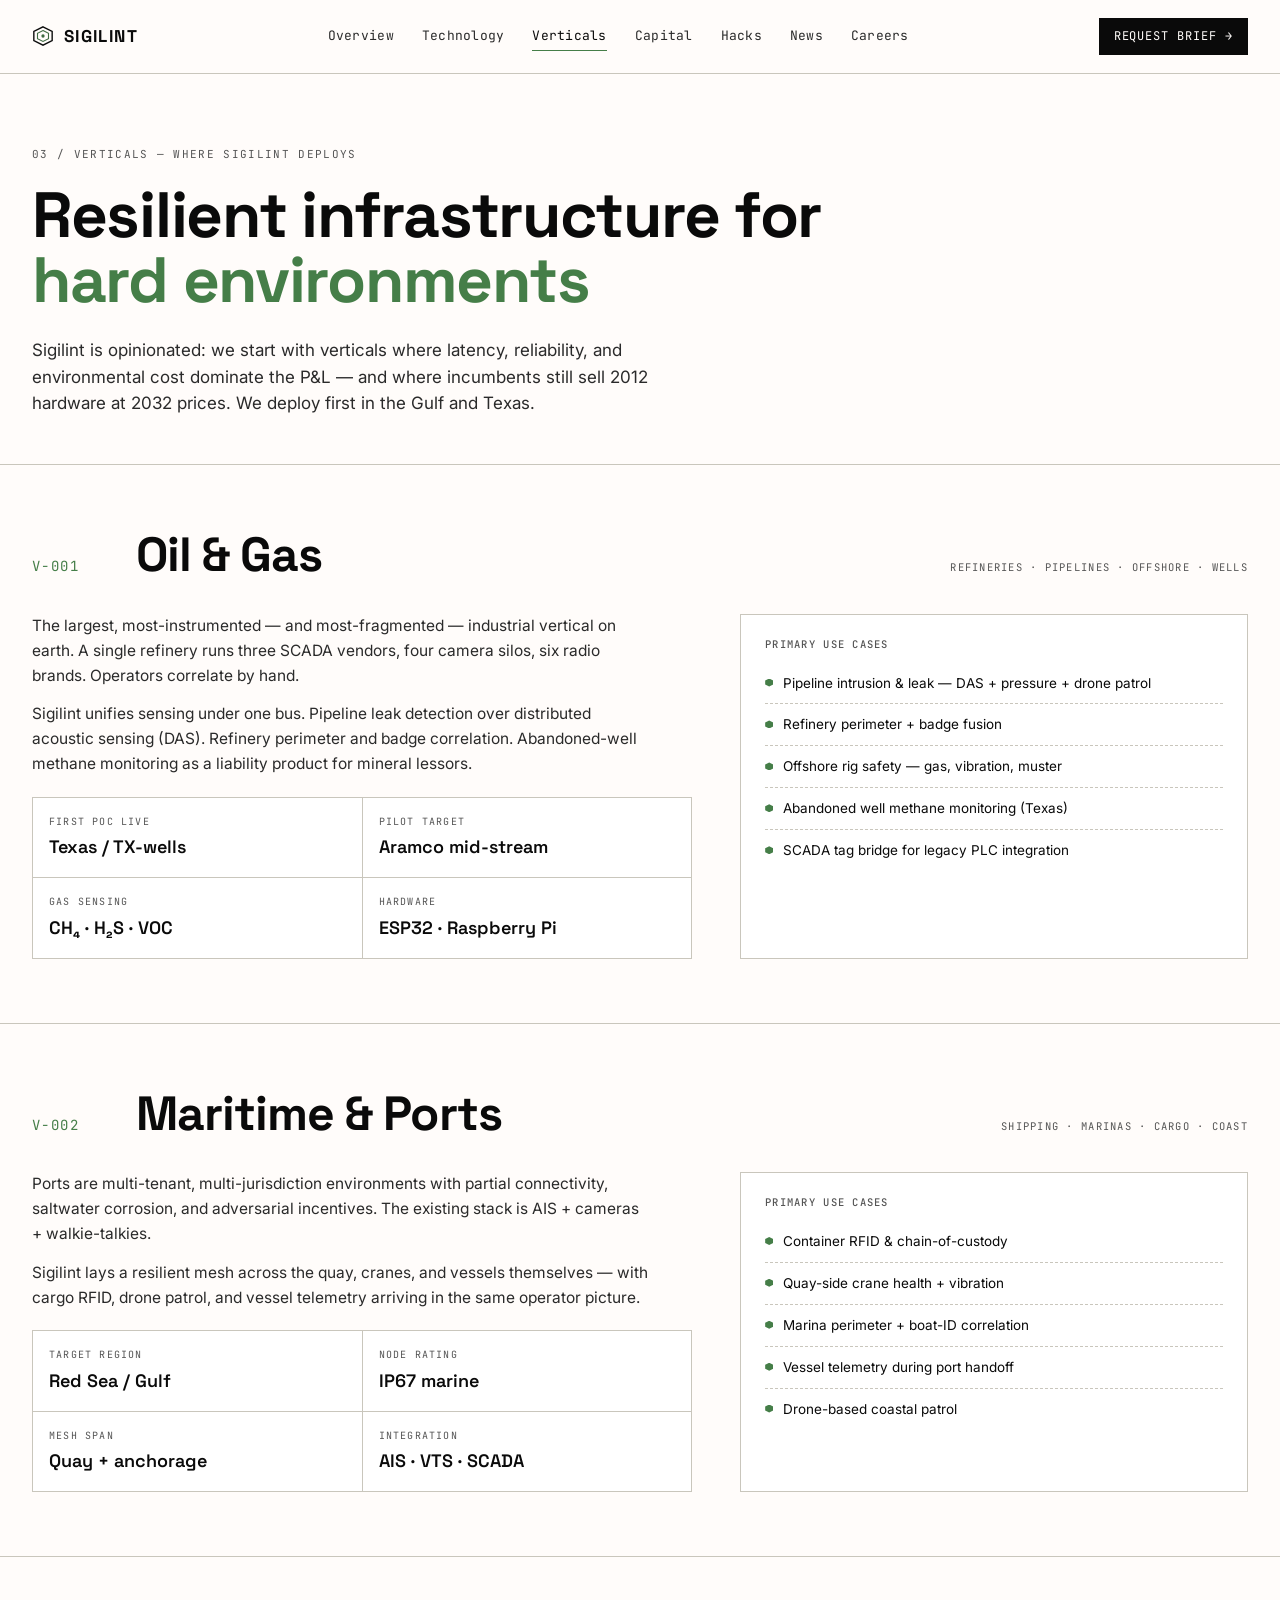
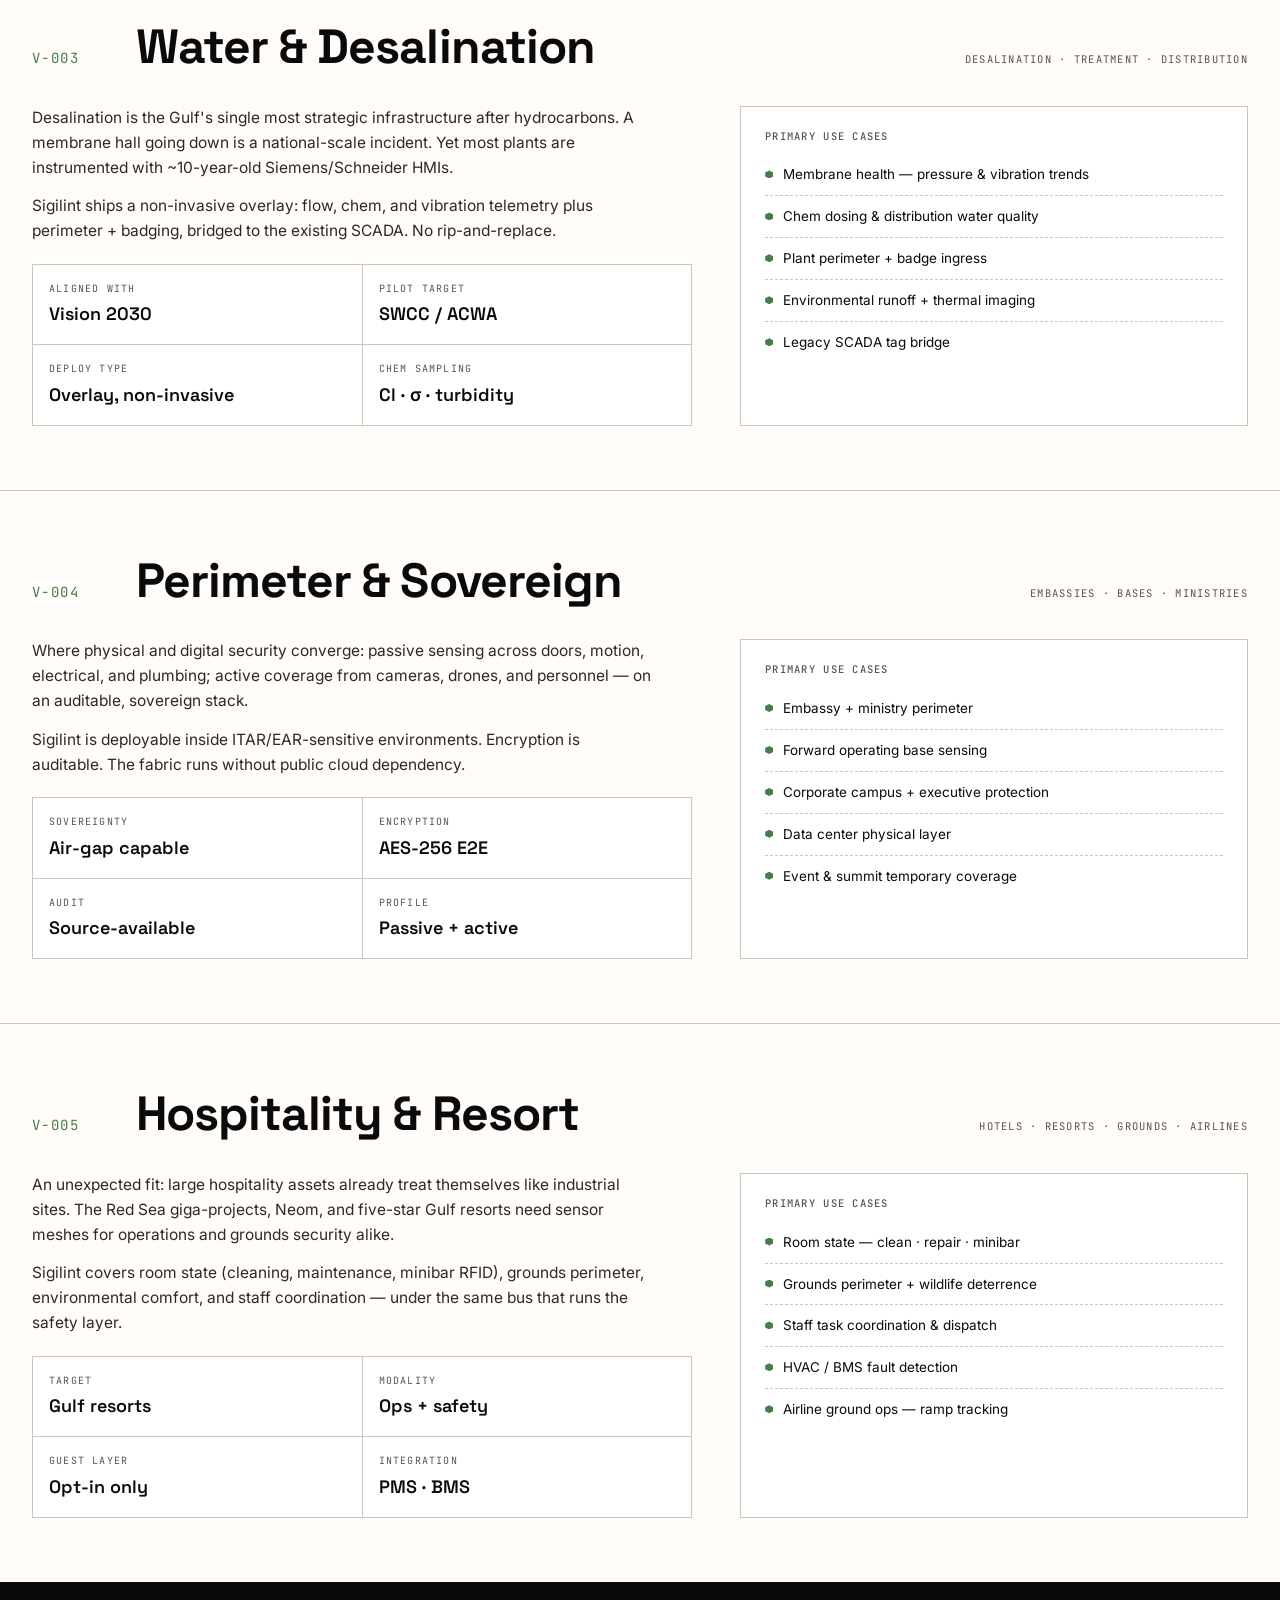
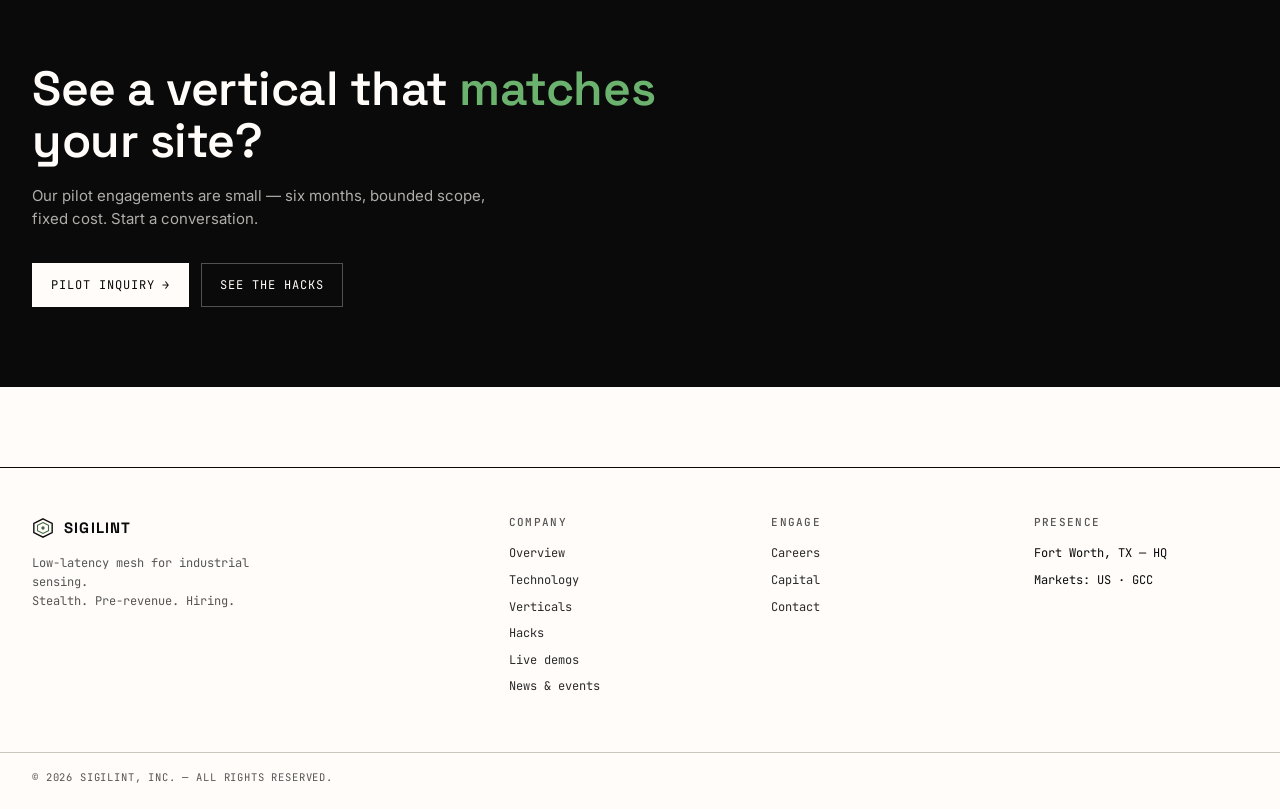
<file: verticals.html>
<!DOCTYPE html>
<html lang="en">
<head>
  <meta charset="UTF-8" />
  <meta name="viewport" content="width=device-width, initial-scale=1" />
  <title>SIGILINT — Verticals &amp; Use Cases</title>
  <link rel="stylesheet" href="styles.css" />
  <style>
    .page-hero { padding: 72px 0 48px; }
    .page-hero .crumbs { font-family: var(--mono); font-size: 11px; letter-spacing: 0.12em; text-transform: uppercase; color: var(--ink-3); margin-bottom: 20px; }
    .page-hero h1 { font-size: clamp(36px, 5vw, 64px); font-weight: 700; letter-spacing: -0.02em; line-height: 1.02; max-width: 22ch; }
    .page-hero h1 em { font-style: normal; color: var(--green); }
    .page-hero .lede { max-width: 62ch; margin-top: 24px; font-size: 17px; line-height: 1.55; }

    .vertical {
      border-top: 1px solid var(--rule);
      padding: 64px 0;
    }
    .vertical-head {
      display: grid;
      grid-template-columns: 80px 1fr auto;
      gap: 24px;
      align-items: baseline;
      margin-bottom: 32px;
    }
    .vertical-head .num {
      font-family: var(--mono);
      font-size: 14px;
      color: var(--green);
      letter-spacing: 0.1em;
    }
    .vertical-head h2 {
      font-family: var(--display);
      font-weight: 700;
      font-size: clamp(32px, 4vw, 48px);
      letter-spacing: -0.02em;
      margin: 0;
    }
    .vertical-head .tag {
      font-family: var(--mono);
      font-size: 10.5px;
      color: var(--ink-3);
      letter-spacing: 0.12em;
      text-transform: uppercase;
    }

    .vertical-body {
      display: grid;
      grid-template-columns: 1.3fr 1fr;
      gap: 48px;
    }

    .vertical-body .copy p {
      font-size: 15.5px;
      line-height: 1.6;
      margin-bottom: 14px;
    }
    .vertical-body .copy .kvs {
      display: grid;
      grid-template-columns: 1fr 1fr;
      margin-top: 20px;
      gap: 1px;
      background: var(--rule);
      border: 1px solid var(--rule);
    }
    .vertical-body .copy .kv {
      background: var(--paper);
      padding: 16px;
    }
    .vertical-body .copy .kv .k {
      font-family: var(--mono);
      font-size: 10px;
      letter-spacing: 0.12em;
      text-transform: uppercase;
      color: var(--ink-3);
      margin-bottom: 4px;
    }
    .vertical-body .copy .kv .v {
      font-family: var(--display);
      font-size: 18px;
      font-weight: 600;
    }

    .vertical-body .side {
      border: 1px solid var(--rule);
      background: var(--paper);
      padding: 24px;
    }
    .vertical-body .side h4 {
      font-family: var(--mono);
      font-size: 10.5px;
      letter-spacing: 0.12em;
      text-transform: uppercase;
      color: var(--ink-3);
      margin-bottom: 12px;
      font-weight: 500;
    }
    .vertical-body .side ul {
      list-style: none;
      padding: 0;
    }
    .vertical-body .side ul li {
      padding: 10px 0;
      border-bottom: 1px dashed var(--rule);
      font-size: 13.5px;
      display: flex;
      gap: 10px;
      align-items: start;
    }
    .vertical-body .side ul li:last-child { border-bottom: none; }
    .vertical-body .side ul li::before {
      content: '';
      display: inline-block;
      width: 8px; height: 8px;
      margin-top: 6px;
      clip-path: polygon(50% 0%, 100% 25%, 100% 75%, 50% 100%, 0% 75%, 0% 25%);
      background: var(--green);
      flex-shrink: 0;
    }

    @media (max-width: 900px) {
      .vertical-head { grid-template-columns: 1fr; gap: 4px; }
      .vertical-body { grid-template-columns: 1fr; gap: 24px; }
      .vertical-body .copy .kvs { grid-template-columns: 1fr; }
    }
  </style>
</head>
<body>

  <main>
    <section class="page-hero">
      <div class="container">
        <div class="crumbs">03 / Verticals — Where Sigilint deploys</div>
        <h1>Resilient infrastructure for <em>hard environments</em></h1>
        <p class="lede">Sigilint is opinionated: we start with verticals where latency, reliability, and environmental cost dominate the P&amp;L — and where incumbents still sell 2012 hardware at 2032 prices. We deploy first in the Gulf and Texas.</p>
      </div>
    </section>

    <!-- OIL & GAS -->
    <section class="vertical" id="oilgas">
      <div class="container">
        <div class="vertical-head">
          <div class="num">V-001</div>
          <h2>Oil &amp; Gas</h2>
          <div class="tag">Refineries · Pipelines · Offshore · Wells</div>
        </div>
        <div class="vertical-body">
          <div class="copy">
            <p>The largest, most-instrumented — and most-fragmented — industrial vertical on earth. A single refinery runs three SCADA vendors, four camera silos, six radio brands. Operators correlate by hand.</p>
            <p>Sigilint unifies sensing under one bus. Pipeline leak detection over distributed acoustic sensing (DAS). Refinery perimeter and badge correlation. Abandoned-well methane monitoring as a liability product for mineral lessors.</p>
            <div class="kvs">
              <div class="kv"><div class="k">First POC live</div><div class="v">Texas / TX-wells</div></div>
              <div class="kv"><div class="k">Pilot target</div><div class="v">Aramco mid-stream</div></div>
              <div class="kv"><div class="k">Gas sensing</div><div class="v">CH₄ · H₂S · VOC</div></div>
              <div class="kv"><div class="k">Hardware</div><div class="v">ESP32 · Raspberry Pi</div></div>
            </div>
          </div>
          <div class="side">
            <h4>Primary use cases</h4>
            <ul>
              <li>Pipeline intrusion &amp; leak — DAS + pressure + drone patrol</li>
              <li>Refinery perimeter + badge fusion</li>
              <li>Offshore rig safety — gas, vibration, muster</li>
              <li>Abandoned well methane monitoring (Texas)</li>
              <li>SCADA tag bridge for legacy PLC integration</li>
            </ul>
          </div>
        </div>
      </div>
    </section>

    <!-- MARITIME -->
    <section class="vertical" id="maritime">
      <div class="container">
        <div class="vertical-head">
          <div class="num">V-002</div>
          <h2>Maritime &amp; Ports</h2>
          <div class="tag">Shipping · Marinas · Cargo · Coast</div>
        </div>
        <div class="vertical-body">
          <div class="copy">
            <p>Ports are multi-tenant, multi-jurisdiction environments with partial connectivity, saltwater corrosion, and adversarial incentives. The existing stack is AIS + cameras + walkie-talkies.</p>
            <p>Sigilint lays a resilient mesh across the quay, cranes, and vessels themselves — with cargo RFID, drone patrol, and vessel telemetry arriving in the same operator picture.</p>
            <div class="kvs">
              <div class="kv"><div class="k">Target region</div><div class="v">Red Sea / Gulf</div></div>
              <div class="kv"><div class="k">Node rating</div><div class="v">IP67 marine</div></div>
              <div class="kv"><div class="k">Mesh span</div><div class="v">Quay + anchorage</div></div>
              <div class="kv"><div class="k">Integration</div><div class="v">AIS · VTS · SCADA</div></div>
            </div>
          </div>
          <div class="side">
            <h4>Primary use cases</h4>
            <ul>
              <li>Container RFID &amp; chain-of-custody</li>
              <li>Quay-side crane health + vibration</li>
              <li>Marina perimeter + boat-ID correlation</li>
              <li>Vessel telemetry during port handoff</li>
              <li>Drone-based coastal patrol</li>
            </ul>
          </div>
        </div>
      </div>
    </section>

    <!-- WATER -->
    <section class="vertical" id="water">
      <div class="container">
        <div class="vertical-head">
          <div class="num">V-003</div>
          <h2>Water &amp; Desalination</h2>
          <div class="tag">Desalination · Treatment · Distribution</div>
        </div>
        <div class="vertical-body">
          <div class="copy">
            <p>Desalination is the Gulf's single most strategic infrastructure after hydrocarbons. A membrane hall going down is a national-scale incident. Yet most plants are instrumented with ~10-year-old Siemens/Schneider HMIs.</p>
            <p>Sigilint ships a non-invasive overlay: flow, chem, and vibration telemetry plus perimeter + badging, bridged to the existing SCADA. No rip-and-replace.</p>
            <div class="kvs">
              <div class="kv"><div class="k">Aligned with</div><div class="v">Vision 2030</div></div>
              <div class="kv"><div class="k">Pilot target</div><div class="v">SWCC / ACWA</div></div>
              <div class="kv"><div class="k">Deploy type</div><div class="v">Overlay, non-invasive</div></div>
              <div class="kv"><div class="k">Chem sampling</div><div class="v">Cl · σ · turbidity</div></div>
            </div>
          </div>
          <div class="side">
            <h4>Primary use cases</h4>
            <ul>
              <li>Membrane health — pressure &amp; vibration trends</li>
              <li>Chem dosing &amp; distribution water quality</li>
              <li>Plant perimeter + badge ingress</li>
              <li>Environmental runoff + thermal imaging</li>
              <li>Legacy SCADA tag bridge</li>
            </ul>
          </div>
        </div>
      </div>
    </section>

    <!-- SECURITY -->
    <section class="vertical" id="security">
      <div class="container">
        <div class="vertical-head">
          <div class="num">V-004</div>
          <h2>Perimeter &amp; Sovereign</h2>
          <div class="tag">Embassies · Bases · Ministries</div>
        </div>
        <div class="vertical-body">
          <div class="copy">
            <p>Where physical and digital security converge: passive sensing across doors, motion, electrical, and plumbing; active coverage from cameras, drones, and personnel — on an auditable, sovereign stack.</p>
            <p>Sigilint is deployable inside ITAR/EAR-sensitive environments. Encryption is auditable. The fabric runs without public cloud dependency.</p>
            <div class="kvs">
              <div class="kv"><div class="k">Sovereignty</div><div class="v">Air-gap capable</div></div>
              <div class="kv"><div class="k">Encryption</div><div class="v">AES-256 E2E</div></div>
              <div class="kv"><div class="k">Audit</div><div class="v">Source-available</div></div>
              <div class="kv"><div class="k">Profile</div><div class="v">Passive + active</div></div>
            </div>
          </div>
          <div class="side">
            <h4>Primary use cases</h4>
            <ul>
              <li>Embassy + ministry perimeter</li>
              <li>Forward operating base sensing</li>
              <li>Corporate campus + executive protection</li>
              <li>Data center physical layer</li>
              <li>Event &amp; summit temporary coverage</li>
            </ul>
          </div>
        </div>
      </div>
    </section>

    <!-- HOSPITALITY -->
    <section class="vertical" id="hospitality">
      <div class="container">
        <div class="vertical-head">
          <div class="num">V-005</div>
          <h2>Hospitality &amp; Resort</h2>
          <div class="tag">Hotels · Resorts · Grounds · Airlines</div>
        </div>
        <div class="vertical-body">
          <div class="copy">
            <p>An unexpected fit: large hospitality assets already treat themselves like industrial sites. The Red Sea giga-projects, Neom, and five-star Gulf resorts need sensor meshes for operations and grounds security alike.</p>
            <p>Sigilint covers room state (cleaning, maintenance, minibar RFID), grounds perimeter, environmental comfort, and staff coordination — under the same bus that runs the safety layer.</p>
            <div class="kvs">
              <div class="kv"><div class="k">Target</div><div class="v">Gulf resorts</div></div>
              <div class="kv"><div class="k">Modality</div><div class="v">Ops + safety</div></div>
              <div class="kv"><div class="k">Guest layer</div><div class="v">Opt-in only</div></div>
              <div class="kv"><div class="k">Integration</div><div class="v">PMS · BMS</div></div>
            </div>
          </div>
          <div class="side">
            <h4>Primary use cases</h4>
            <ul>
              <li>Room state — clean · repair · minibar</li>
              <li>Grounds perimeter + wildlife deterrence</li>
              <li>Staff task coordination &amp; dispatch</li>
              <li>HVAC / BMS fault detection</li>
              <li>Airline ground ops — ramp tracking</li>
            </ul>
          </div>
        </div>
      </div>
    </section>

    <section class="cta-band" style="border-top: 1px solid var(--ink); padding: 80px 0; background: var(--ink); color: var(--bg);">
      <div class="container">
        <h2 style="color: var(--bg); max-width: 22ch; font-size: clamp(28px, 3.8vw, 48px);">See a vertical that <em style="color: oklch(0.7 0.12 145); font-style: normal;">matches</em> your site?</h2>
        <p style="color: rgba(245,244,239,0.7); max-width: 52ch; margin-top: 16px;">Our pilot engagements are small — six months, bounded scope, fixed cost. Start a conversation.</p>
        <div style="margin-top: 32px; display: flex; gap: 12px; flex-wrap: wrap;">
          <a href="contact.html?type=pilot" class="btn" style="background: var(--bg); color: var(--ink); border-color: var(--bg);">Pilot inquiry →</a>
          <a href="hacks.html" class="btn ghost" style="border-color: rgba(245,244,239,0.3); color: var(--bg);">See the hacks</a>
        </div>
      </div>
    </section>
  </main>

  <script src="shared.js"></script>
</body>
</html>
</file>
<file: styles.css>
/* ============================================================
   SIGILINT — stealth site system
   ============================================================ */
@import url('https://fonts.googleapis.com/css2?family=JetBrains+Mono:wght@400;500;600&family=Inter:wght@400;500;600;700&family=Space+Grotesk:wght@500;600;700&display=swap');

:root {
  --bg: #fffcfa;
  --bg-2: #f1efe8;
  --ink: #0a0a0a;
  --ink-2: #2a2a2a;
  --ink-3: #555;
  --ink-4: #8a8a85;
  --rule: #c9c6bc;
  --rule-2: #d9d6cc;
  --paper: #ffffff;
  --green: oklch(53.957% 0.10217 145.131);
  --green-soft: oklch(0.48 0.08 145 / 0.12);
  --green-line: oklch(0.48 0.08 145 / 0.4);
  --orange: oklch(0.66 0.18 55);
  --orange-soft: oklch(0.66 0.18 55 / 0.15);

  --mono: 'JetBrains Mono', ui-monospace, monospace;
  --sans: 'Inter', system-ui, sans-serif;
  --display: 'Space Grotesk', 'Inter', sans-serif;
}

* { box-sizing: border-box; margin: 0; padding: 0; }

html, body {
  background: var(--bg);
  color: var(--ink);
  font-family: var(--sans);
  font-size: 15px;
  line-height: 1.55;
  -webkit-font-smoothing: antialiased;
  text-rendering: optimizeLegibility;
}

a { color: inherit; text-decoration: none; }
a:hover { color: var(--green); }

/* ============ Main nav ============ */
.nav {
  border-bottom: 1px solid var(--rule);
  background: var(--bg);
  position: sticky;
  top: 0;
  z-index: 10;
  backdrop-filter: blur(8px);
}
.nav .inner {
  max-width: 1280px;
  margin: 0 auto;
  padding: 18px 32px;
  display: flex;
  align-items: center;
  justify-content: space-between;
}
.nav .brand {
  display: flex;
  align-items: center;
  gap: 10px;
  font-family: var(--display);
  font-weight: 700;
  font-size: 17px;
  letter-spacing: 0.08em;
}
.nav .brand .hex,
footer .hex {
  width: 22px; height: 22px;
}
.nav ul {
  display: flex;
  gap: 28px;
  list-style: none;
  font-size: 13px;
  font-family: var(--mono);
  letter-spacing: 0.02em;
}
.nav ul a {
  color: var(--ink-2);
  padding: 6px 0;
  border-bottom: 1px solid transparent;
  transition: border-color 0.15s;
}
.nav ul a:hover,
.nav ul a.active {
  color: var(--ink);
  border-bottom-color: var(--green);
}
.nav .cta {
  font-family: var(--mono);
  font-size: 12px;
  padding: 8px 14px;
  border: 1px solid var(--ink);
  background: var(--ink);
  color: var(--bg);
  text-transform: uppercase;
  letter-spacing: 0.08em;
  transition: all 0.15s;
}
.nav .cta:hover {
  background: var(--bg);
  color: var(--ink);
}

/* ============ Layout ============ */
.container {
  max-width: 1280px;
  margin: 0 auto;
  padding: 0 32px;
}
.container-narrow {
  max-width: 900px;
  margin: 0 auto;
  padding: 0 32px;
}

/* ============ Section scaffolding ============ */
.section {
  border-top: 1px solid var(--rule);
  padding: 80px 0;
}
.section:first-of-type { border-top: none; }

.section-label {
  font-family: var(--mono);
  font-size: 11px;
  letter-spacing: 0.15em;
  text-transform: uppercase;
  color: var(--ink-3);
  margin-bottom: 24px;
  display: flex;
  align-items: center;
  gap: 10px;
}
.section-label::before {
  content: '';
  display: inline-block;
  width: 8px; height: 8px;
  border: 1px solid var(--ink);
  transform: rotate(45deg);
}

h1, h2, h3, h4 {
  font-family: var(--display);
  font-weight: 600;
  letter-spacing: -0.01em;
  line-height: 1.1;
}
.h-display {
  font-size: clamp(44px, 6vw, 80px);
  font-weight: 700;
  line-height: 0.98;
  letter-spacing: -0.025em;
}
.h-display em {
  font-style: normal;
  color: var(--green);
  font-family: var(--display);
}
h2 { font-size: clamp(28px, 3.2vw, 42px); margin-bottom: 16px; }
h3 { font-size: 20px; margin-bottom: 8px; font-family: var(--sans); font-weight: 600; letter-spacing: 0; }

p { color: var(--ink-2); max-width: 62ch; }
.muted { color: var(--ink-3); }

/* ============ Button / link styles ============ */
.btn {
  display: inline-flex;
  align-items: center;
  gap: 10px;
  font-family: var(--mono);
  font-size: 12px;
  letter-spacing: 0.08em;
  text-transform: uppercase;
  padding: 12px 18px;
  border: 1px solid var(--ink);
  background: var(--ink);
  color: var(--bg);
  transition: all 0.15s;
  cursor: pointer;
}
.btn:hover { background: var(--bg); color: var(--ink); }
.btn.ghost {
  background: transparent;
  color: var(--ink);
}
.btn.ghost:hover { background: var(--ink); color: var(--bg); }
.btn .arrow { display: inline-block; transition: transform 0.15s; }
.btn:hover .arrow { transform: translateX(3px); }

/* ============ Card / block ============ */
.card {
  border: 1px solid var(--rule);
  background: var(--paper);
  padding: 24px;
  transition: border-color 0.15s;
}
.card:hover { border-color: var(--ink); }
.card .label {
  font-family: var(--mono);
  font-size: 10.5px;
  letter-spacing: 0.12em;
  text-transform: uppercase;
  color: var(--ink-3);
  margin-bottom: 12px;
}

/* ============ Grids ============ */
.grid-2 { display: grid; grid-template-columns: 1fr 1fr; gap: 1px; background: var(--rule); border: 1px solid var(--rule); }
.grid-3 { display: grid; grid-template-columns: repeat(3, 1fr); gap: 1px; background: var(--rule); border: 1px solid var(--rule); }
.grid-4 { display: grid; grid-template-columns: repeat(4, 1fr); gap: 1px; background: var(--rule); border: 1px solid var(--rule); }
.grid-2 > *, .grid-3 > *, .grid-4 > * { background: var(--paper); padding: 28px; }

/* ============ Footer ============ */
footer {
  border-top: 1px solid var(--ink);
  background: var(--bg);
  margin-top: 80px;
  padding: 48px 0 24px;
  font-family: var(--mono);
  font-size: 12px;
}
footer .inner {
  max-width: 1280px;
  margin: 0 auto;
  padding: 0 32px;
  display: grid;
  grid-template-columns: 2fr 1fr 1fr 1fr;
  gap: 48px;
}
footer h4 {
  font-family: var(--mono);
  font-size: 11px;
  letter-spacing: 0.12em;
  text-transform: uppercase;
  color: var(--ink-3);
  margin-bottom: 16px;
  font-weight: 500;
}
footer ul { list-style: none; }
footer ul li { margin-bottom: 8px; }
footer ul a { color: var(--ink-2); }
footer ul a:hover { color: var(--green); }
footer .coda {
  max-width: 1280px;
  margin: 48px auto 0;
  padding: 16px 32px 0;
  border-top: 1px solid var(--rule);
  display: flex;
  justify-content: space-between;
  color: var(--ink-3);
  font-size: 10.5px;
  letter-spacing: 0.08em;
  text-transform: uppercase;
}

/* ============ Hex marker (replaces bullets) ============ */
.hex-marker {
  display: inline-block;
  width: 10px;
  height: 10px;
  clip-path: polygon(50% 0%, 100% 25%, 100% 75%, 50% 100%, 0% 75%, 0% 25%);
  background: var(--green);
  margin-right: 8px;
  vertical-align: middle;
}

/* ============ Diagram / schematic shared ============ */
.schematic-wrap {
  border: 1px solid var(--ink);
  background: var(--paper);
  position: relative;
  overflow: hidden;
}
.schematic-wrap::before {
  content: '';
  position: absolute;
  inset: 0;
  background-image:
    linear-gradient(var(--rule-2) 1px, transparent 1px),
    linear-gradient(90deg, var(--rule-2) 1px, transparent 1px);
  background-size: 40px 40px;
  opacity: 0.5;
  pointer-events: none;
}
.schematic-corners {
  position: absolute;
  font-family: var(--mono);
  font-size: 10px;
  color: var(--ink-3);
  letter-spacing: 0.08em;
  text-transform: uppercase;
}
.schematic-corners.tl { top: 10px; left: 12px; }
.schematic-corners.tr { top: 10px; right: 12px; }
.schematic-corners.bl { bottom: 10px; left: 12px; }
.schematic-corners.br { bottom: 10px; right: 12px; }

/* ============ Utilities ============ */
.mono { font-family: var(--mono); }
.display { font-family: var(--display); }
.hide-mobile { }
.spacer-sm { height: 24px; }
.spacer-md { height: 48px; }
.spacer-lg { height: 96px; }

.kicker {
  display: inline-block;
  font-family: var(--mono);
  font-size: 11px;
  letter-spacing: 0.15em;
  text-transform: uppercase;
  color: var(--green);
  padding: 4px 10px;
  border: 1px solid var(--green-line);
  background: var(--green-soft);
  margin-bottom: 20px;
}

/* reactive responsive */
@media (max-width: 900px) {
  .nav ul { display: none; }
  footer .inner { grid-template-columns: 1fr 1fr; }
  .grid-3, .grid-4 { grid-template-columns: 1fr; }
  .grid-2 { grid-template-columns: 1fr; }
}
</file>
<file: home.css>
/* ================= Home-specific ================= */

    /* ------ Hero carousel ------ */
    .hero-carousel {
      --hc-interval: 10s;
      position: relative;
      padding: 72px 0 0;
      overflow: hidden;
    }
    /* Slides share one grid cell so the hero is as tall as the tallest slide. */
    .hc-slides {
      display: grid;
    }
    .hc-slide {
      grid-area: 1 / 1;
      opacity: 0;
      visibility: hidden;
      transition: opacity 0.5s ease, visibility 0s linear 0.5s;
    }
    .hc-slide.is-active {
      opacity: 1;
      visibility: visible;
      transition: opacity 0.5s ease, visibility 0s;
    }
    .hc-grid {
      display: grid;
      grid-template-columns: 1.1fr 1fr;
      gap: 64px;
      align-items: center;
    }
    .hc-eyebrow {
      display: flex;
      align-items: center;
      gap: 10px;
      margin-bottom: 28px;
      font-family: var(--mono);
      font-size: 11px;
      letter-spacing: 0.14em;
      text-transform: uppercase;
      color: var(--green);
    }
    .hc-eyebrow .num {
      padding: 3px 8px;
      border: 1px solid var(--green-line);
      background: var(--green-soft);
    }
    .hc-copy .h-display {
      max-width: 15ch;
      font-size: clamp(40px, 5vw, 68px);
      margin-bottom: 0;
    }
    .hc-copy .sub {
      max-width: 52ch;
      margin-top: 28px;
      font-size: 17px;
      line-height: 1.55;
      color: var(--ink-2);
    }
    .hc-copy .actions {
      margin-top: 36px;
      display: flex;
      gap: 12px;
      flex-wrap: wrap;
    }
    .hc-copy > * {
      transition: transform 0.6s ease;
    }
    .hc-slide:not(.is-active) .hc-copy > * {
      transform: translateY(10px);
    }

    .hc-media {
      position: relative;
      margin: 0 0 32px 32px;
    }
    .hc-photo {
      aspect-ratio: 5 / 4;
      border: 1px solid var(--ink);
    }
    .hc-photo img,
    .hc-thumb-img img {
      display: block;
      width: 100%;
      height: 100%;
      object-fit: cover;
    }
    .hc-thumb {
      position: absolute;
      left: -32px;
      bottom: -32px;
      width: 46%;
      background: var(--paper);
      border: 1px solid var(--ink);
      box-shadow: 8px 8px 0 var(--green-soft);
      transition: transform 0.15s, box-shadow 0.15s;
    }
    .hc-thumb:hover {
      color: inherit;
      transform: translate(-2px, -2px);
      box-shadow: 10px 10px 0 var(--green-line);
    }
    .hc-thumb-img {
      aspect-ratio: 16 / 10;
      border-bottom: 1px solid var(--rule);
    }
    .hc-diagram {
      background: var(--bg-2);
      display: flex;
      align-items: center;
      justify-content: center;
    }
    .hc-diagram svg { width: 100%; height: 100%; }
    .hc-thumb-cap {
      padding: 10px 12px;
      font-family: var(--display);
      font-weight: 600;
      font-size: 14px;
      line-height: 1.25;
    }
    .hc-thumb-cap span {
      display: block;
      margin-bottom: 3px;
      font-family: var(--mono);
      font-weight: 400;
      font-size: 9.5px;
      letter-spacing: 0.12em;
      text-transform: uppercase;
      color: var(--green);
    }

    /* Tabs double as progress indicators. */
    .hc-controls {
      display: flex;
      align-items: stretch;
      gap: 24px;
      margin-top: 88px;
    }
    .hc-tabs {
      flex: 1;
      display: grid;
      grid-template-columns: repeat(4, 1fr);
      gap: 24px;
    }
    .hc-tab {
      position: relative;
      padding: 16px 0 24px;
      border: none;
      border-top: 1px solid var(--rule);
      background: none;
      text-align: left;
      font-family: var(--display);
      font-weight: 600;
      font-size: 15px;
      color: var(--ink-4);
      cursor: pointer;
      transition: color 0.15s;
    }
    .hc-tab .num {
      display: block;
      margin-bottom: 4px;
      font-family: var(--mono);
      font-weight: 400;
      font-size: 10px;
      letter-spacing: 0.12em;
    }
    .hc-tab:hover,
    .hc-tab[aria-selected="true"] { color: var(--ink); }
    .hc-tab[aria-selected="true"] .num { color: var(--green); }
    .hc-tab:focus-visible,
    .hc-toggle:focus-visible { outline: 2px solid var(--green); outline-offset: 2px; }
    .hc-tab .bar {
      position: absolute;
      top: -1px;
      left: 0;
      height: 2px;
      width: 100%;
      background: var(--green);
      transform: scaleX(0);
      transform-origin: left;
    }
    .hc-tab[aria-selected="true"] .bar { transform: scaleX(1); }
    .hero-carousel.is-playing .hc-tab[aria-selected="true"] .bar {
      animation: hc-progress var(--hc-interval) linear;
    }
    .hero-carousel.is-held .hc-tab .bar { animation-play-state: paused; }
    @keyframes hc-progress {
      from { transform: scaleX(0); }
      to { transform: scaleX(1); }
    }
    .hc-toggle {
      align-self: flex-start;
      min-width: 64px;
      margin-top: 16px;
      padding: 6px 10px;
      border: 1px solid var(--rule);
      background: transparent;
      font-family: var(--mono);
      font-size: 10px;
      letter-spacing: 0.12em;
      text-transform: uppercase;
      color: var(--ink-3);
      cursor: pointer;
    }
    .hc-toggle:hover { border-color: var(--ink); color: var(--ink); }

    @media (prefers-reduced-motion: reduce) {
      .hc-slide, .hc-slide.is-active, .hc-copy > * { transition: none; }
    }
    @media (max-width: 900px) {
      .hero-carousel { padding-top: 40px; }
      .hc-grid { grid-template-columns: 1fr; gap: 40px; }
      .hc-media { margin: 0 0 24px 16px; }
      .hc-photo { aspect-ratio: 16 / 10; }
      .hc-thumb { left: -16px; bottom: -24px; width: 52%; }
      .hc-controls { margin-top: 48px; gap: 12px; }
      .hc-tabs { grid-template-columns: repeat(4, 1fr); gap: 8px; }
      .hc-tab { font-size: 0; padding-bottom: 16px; }
      .hc-tab .num { font-size: 10px; margin: 0; }
    }

    /* ============ Sections below hero ============ */

    .problem {
      padding: 80px 0;
      border-top: 1px solid var(--rule);
    }
    .problem-grid {
      display: grid;
      grid-template-columns: 1fr 2fr;
      gap: 64px;
      align-items: start;
    }
    .problem-grid .col-body {
      font-size: 20px;
      line-height: 1.5;
      color: var(--ink);
      font-family: var(--display);
      font-weight: 500;
      letter-spacing: -0.01em;
      max-width: 34ch;
    }
    .problem-grid .col-body em {
      font-style: normal;
      color: var(--green);
    }
    .problem-grid .col-list {
      display: grid;
      grid-template-columns: 1fr 1fr;
      gap: 1px;
      background: var(--rule);
      border: 1px solid var(--rule);
    }
    .problem-grid .col-list .item {
      background: var(--paper);
      padding: 20px 22px;
    }
    .problem-grid .col-list .num {
      font-family: var(--mono);
      font-size: 10px;
      color: var(--ink-3);
      letter-spacing: 0.12em;
    }
    .problem-grid .col-list h3 {
      font-family: var(--display);
      font-weight: 600;
      font-size: 18px;
      margin: 6px 0 8px;
    }
    .problem-grid .col-list p {
      font-size: 13.5px;
      color: var(--ink-3);
      line-height: 1.5;
    }

    @media (max-width: 900px) {
      .problem-grid { grid-template-columns: 1fr; gap: 32px; }
      .problem-grid .col-list { grid-template-columns: 1fr; }
    }

    /* Three pillars */
    .pillars-grid {
      display: grid;
      grid-template-columns: repeat(3, 1fr);
      gap: 1px;
      background: var(--rule);
      border: 1px solid var(--rule);
    }
    .pillar {
      background: var(--paper);
      padding: 36px 32px 40px;
      position: relative;
    }
    .pillar .num {
      font-family: var(--mono);
      font-size: 11px;
      color: var(--green);
      letter-spacing: 0.12em;
      margin-bottom: 24px;
    }
    .pillar h3 {
      font-family: var(--display);
      font-weight: 700;
      font-size: 24px;
      margin-bottom: 12px;
      letter-spacing: -0.01em;
    }
    .pillar p { font-size: 14px; line-height: 1.55; }
    .pillar .sigil {
      position: absolute;
      top: 32px;
      right: 32px;
      width: 28px; height: 28px;
      opacity: 0.2;
    }
    @media (max-width: 900px) { .pillars-grid { grid-template-columns: 1fr; } }

    /* Verticals preview */
    .verticals-preview {
      display: grid;
      grid-template-columns: repeat(4, 1fr);
      gap: 1px;
      background: var(--rule);
      border: 1px solid var(--rule);
    }
    .vertical-mini {
      background: var(--paper);
      padding: 22px;
      min-height: 160px;
      display: flex;
      flex-direction: column;
      justify-content: space-between;
      transition: background 0.15s;
      cursor: pointer;
    }
    .vertical-mini:hover { background: var(--bg); }
    .vertical-mini .code {
      font-family: var(--mono);
      font-size: 10px;
      color: var(--ink-3);
      letter-spacing: 0.12em;
    }
    .vertical-mini h3 {
      font-family: var(--display);
      font-weight: 600;
      font-size: 18px;
      margin: 0;
    }
    .vertical-mini .arrow {
      font-family: var(--mono);
      color: var(--green);
      font-size: 12px;
    }
    @media (max-width: 900px) { .verticals-preview { grid-template-columns: 1fr 1fr; } }

    /* POC strip */
    .poc-strip {
      display: grid;
      grid-template-columns: repeat(3, 1fr);
      gap: 24px;
    }
    .poc-mini {
      border: 1px solid var(--rule);
      padding: 24px;
      background: var(--paper);
      transition: border-color 0.15s;
    }
    .poc-mini:hover { border-color: var(--ink); }
    a.poc-mini { display: block; color: inherit; }
    .poc-mini .shot {
      display: block;
      width: 100%;
      height: auto;
      aspect-ratio: 16 / 10;
      object-fit: cover;
      margin-bottom: 16px;
      border: 1px solid var(--rule);
    }
    .poc-mini .placeholder {
      aspect-ratio: 16 / 10;
      margin-bottom: 16px;
      background:
        repeating-linear-gradient(
          45deg,
          var(--rule-2),
          var(--rule-2) 6px,
          var(--bg-2) 6px,
          var(--bg-2) 12px
        );
      border: 1px solid var(--rule);
      display: flex;
      align-items: center;
      justify-content: center;
      font-family: var(--mono);
      font-size: 10px;
      letter-spacing: 0.12em;
      color: var(--ink-3);
      text-transform: uppercase;
    }
    .poc-mini .code {
      font-family: var(--mono);
      font-size: 10px;
      color: var(--ink-3);
      letter-spacing: 0.12em;
      margin-bottom: 6px;
    }
    .poc-mini h3 {
      font-family: var(--display);
      font-weight: 600;
      font-size: 18px;
      margin-bottom: 8px;
    }
    .poc-mini p { font-size: 13.5px; color: var(--ink-3); line-height: 1.5; }
    @media (max-width: 900px) { .poc-strip { grid-template-columns: 1fr; } }

    /* CTA band */
    .cta-band {
      border-top: 1px solid var(--ink);
      padding: 80px 0;
      background: var(--ink);
      color: var(--bg);
    }
    .cta-band h2 { font-size: clamp(32px, 4vw, 56px); max-width: 20ch; color: var(--bg); }
    .cta-band p { color: rgba(245,244,239,0.7); max-width: 52ch; margin-top: 20px; font-size: 16px; }
    .cta-band .actions { margin-top: 40px; display: flex; gap: 12px; flex-wrap: wrap; }
    .cta-band .btn { background: var(--bg); color: var(--ink); border-color: var(--bg); }
    .cta-band .btn:hover { background: var(--ink); color: var(--bg); }
    .cta-band .btn.ghost { background: transparent; color: var(--bg); border-color: rgba(245,244,239,0.3); }
    .cta-band .btn.ghost:hover { background: var(--bg); color: var(--ink); border-color: var(--bg); }
    .cta-band em { font-style: normal; color: oklch(0.7 0.12 145); }
</file>
